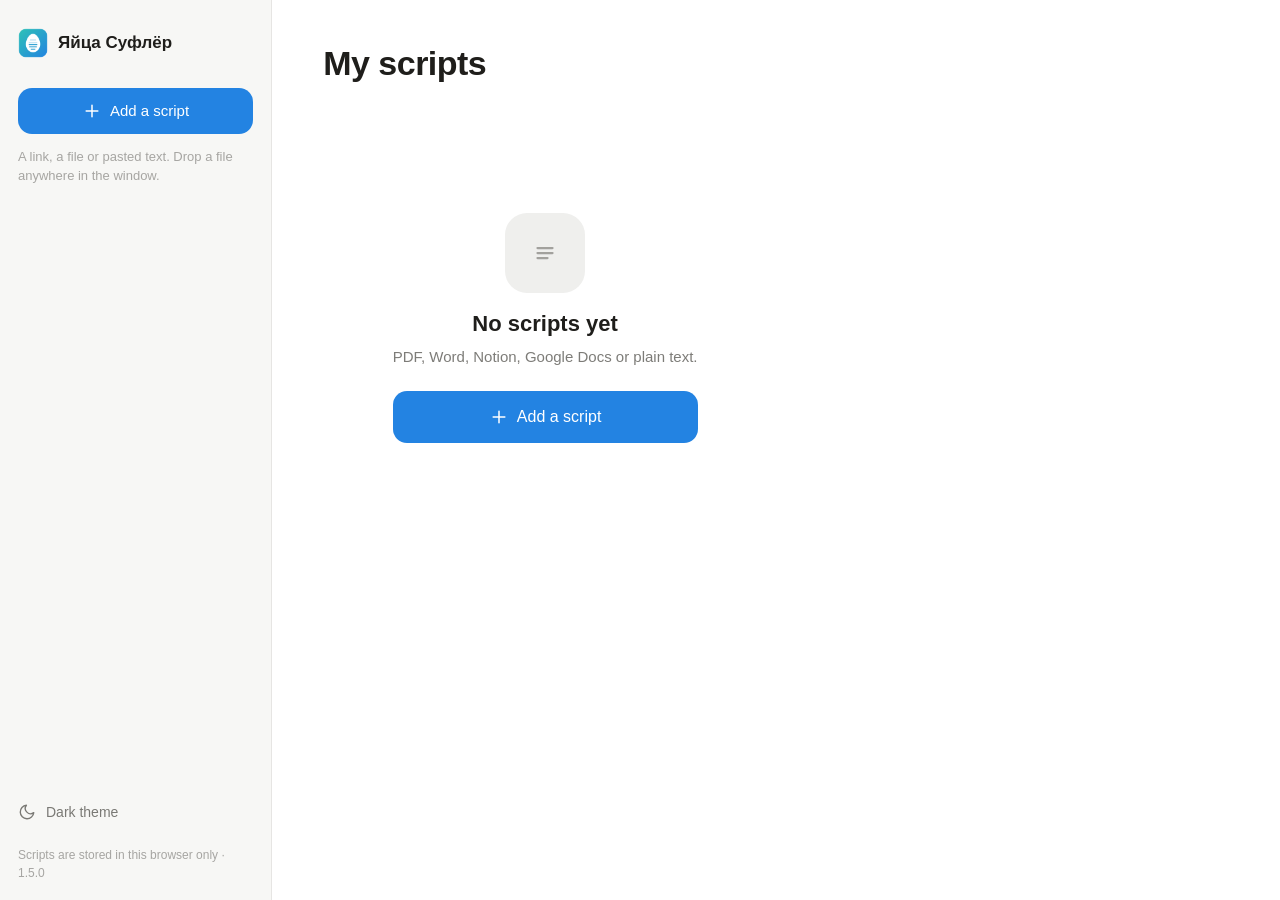
<file: prompter/index.html>
<!doctype html>
<html lang="ru">
<head>
  <meta charset="utf-8">
  <meta name="viewport" content="width=device-width, initial-scale=1, viewport-fit=cover">
  <title>Яйца Суфлёр</title>
  <meta name="description" content="Суфлёр, который слушает вас и сам листает текст">
  <script>
    // theme before first paint, so there is no flash
    try { const t = JSON.parse(localStorage.getItem('sufler.settings') || '{}').theme; if (t === 'light' || t === 'dark') document.documentElement.dataset.theme = t; } catch {}
  </script>
  <link rel="preconnect" href="https://fonts.googleapis.com">
  <link rel="preconnect" href="https://fonts.gstatic.com" crossorigin>
  <link rel="stylesheet" href="https://fonts.googleapis.com/css2?family=Golos+Text:wght@400;500;600&family=Inter:wght@400;500;600&family=PT+Serif:wght@400;700&display=swap">
  <link rel="stylesheet" href="style.css?v=1.5.0">
  <link rel="manifest" href="manifest.webmanifest">
  <meta name="theme-color" content="#191919" media="(prefers-color-scheme: dark)">
  <meta name="theme-color" content="#ffffff" media="(prefers-color-scheme: light)">
  <link rel="icon" type="image/png" href="icon-192.png">
  <link rel="apple-touch-icon" href="icon-192.png">
  <meta name="apple-mobile-web-app-capable" content="yes">
  <meta name="mobile-web-app-capable" content="yes">
</head>
<body>
  <main id="view"></main>
  <div id="toasts" aria-live="polite"></div>
  <script type="module" src="app.js?v=1.5.0"></script>
</body>
</html>
</file>
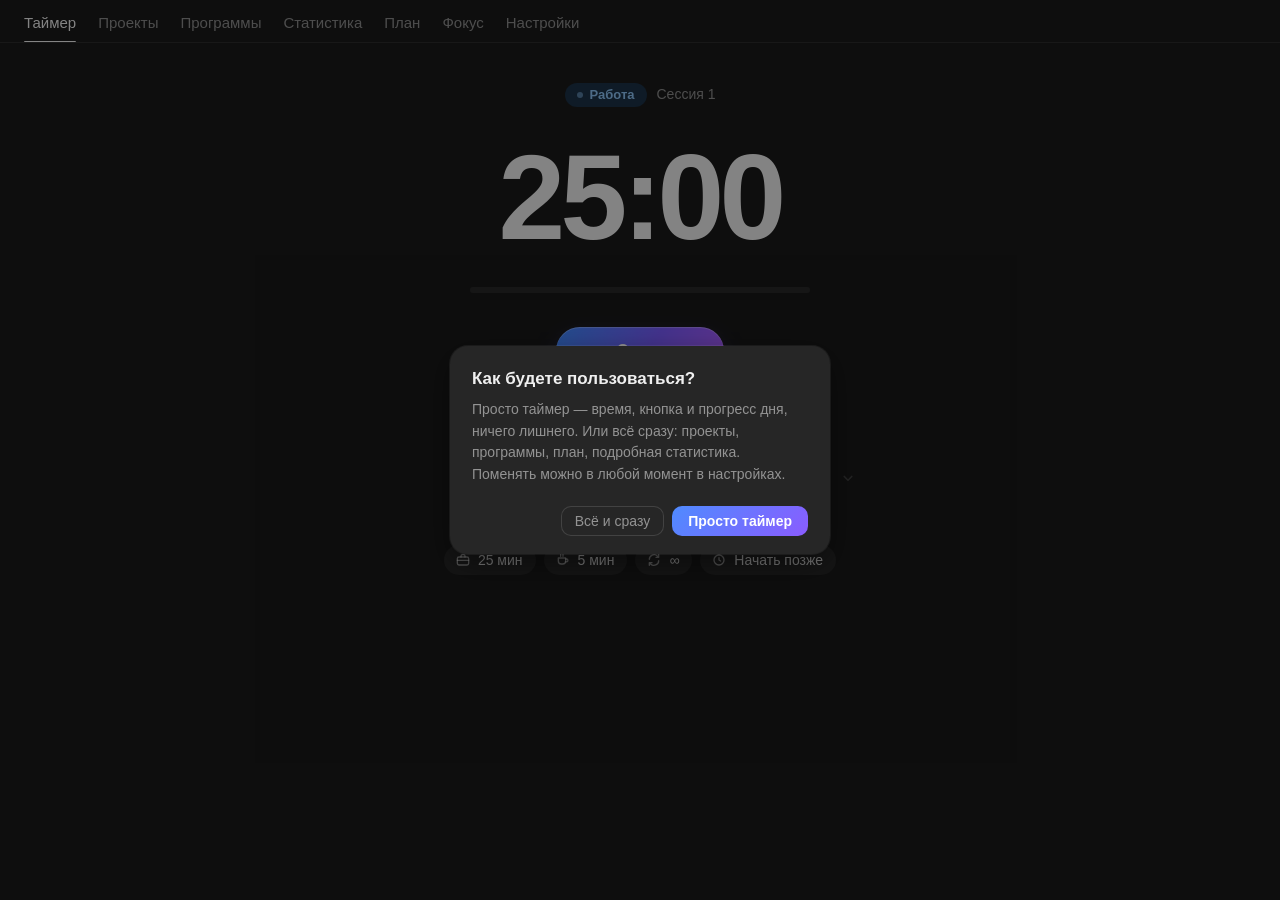
<file: timer/index.html>
<!doctype html>
<html lang="ru">
<head>
  <meta charset="utf-8">
  <meta http-equiv="Content-Security-Policy" content="default-src 'self'; style-src 'self' 'unsafe-inline'; img-src 'self' data:; connect-src 'self' https://*.googleapis.com https://*.firebasedatabase.app wss://*.firebasedatabase.app; manifest-src 'self'; worker-src 'self'">
  <meta name="viewport" content="width=device-width, initial-scale=1">
  <title>Яйцетаймер</title>
  <link rel="stylesheet" href="style.css"><link rel="manifest" href="manifest.webmanifest"><meta name="theme-color" content="#191919"><link rel="icon" type="image/png" href="icon-192.png"><link rel="apple-touch-icon" href="icon-192.png"><meta name="apple-mobile-web-app-capable" content="yes">
</head>
<body>
  <div class="splash" id="splash" data-android aria-hidden="true">
    <svg viewBox="0 0 1024 1024">
      <defs><linearGradient id="spG" x1="0" y1="0" x2="1" y2="1"><stop offset="0" stop-color="#5a8dff"/><stop offset="1" stop-color="#8b5cff"/></linearGradient></defs>
      <path class="sp-wave l" d="M-30 400Q-110 560 -30 720"/>
      <path class="sp-wave r" d="M1054 400Q1134 560 1054 720"/>
      <g class="sp-tile">
        <rect x="32" y="32" width="960" height="960" rx="228" fill="url(#spG)"/>
        <g class="sp-egg">
          <path fill="#fff" fill-rule="evenodd" d="M512 196C384 196 268 392 268 552c0 152 108 276 244 276s244-124 244-276C756 392 640 196 512 196zM512 418a148 148 0 1 1 0 296a148 148 0 1 1 0-296z"/>
          <circle class="sp-sector" cx="512" cy="566" r="57" pathLength="100"/>
        </g>
      </g>
    </svg>
  </div>
  <header class="titlebar" id="titlebar">
    <div class="tb-edge" data-hit="12"></div>
    <div class="brand">
      <span class="brand-logo" aria-hidden="true"><img src="[data-uri]" alt="" draggable="false"></span>
      <span class="brand-name" data-i18n="appName">Яйцетаймер</span>
      <span class="brand-status" id="tbStatus" hidden></span>
    </div>
    <div class="win-btns">
      <button class="win-btn" id="winMin" data-i18n-title="winMin"><svg viewBox="0 0 12 12"><path d="M2 6.5h8" stroke="currentColor" stroke-width="1.2" stroke-linecap="round"/></svg></button>
      <button class="win-btn" id="winMax" data-i18n-title="winMax"><svg class="i-max" viewBox="0 0 12 12"><rect x="2" y="2" width="8" height="8" rx="2" fill="none" stroke="currentColor" stroke-width="1.2"/></svg><svg class="i-restore" viewBox="0 0 12 12"><rect x="1.8" y="3.8" width="6.4" height="6.4" rx="1.6" fill="none" stroke="currentColor" stroke-width="1.2"/><path d="M4 2.2h4.2A1.8 1.8 0 0 1 10 4v4.2" fill="none" stroke="currentColor" stroke-width="1.2" stroke-linecap="round"/></svg></button>
      <button class="win-btn close" id="winClose" data-i18n-title="winClose"><svg viewBox="0 0 12 12"><path d="M2.6 2.6l6.8 6.8M9.4 2.6l-6.8 6.8" stroke="currentColor" stroke-width="1.2" stroke-linecap="round"/></svg></button>
    </div>
  </header>

  <nav class="tabs" role="tablist">
    <button class="tab active" data-view="timer" data-i18n-title="tabTimer"><svg class="ico" viewBox="0 0 24 24" fill="none" stroke="currentColor" stroke-width="2" stroke-linecap="round" stroke-linejoin="round" aria-hidden="true"><circle cx="12" cy="13.5" r="7.5"/><path d="M12 10v3.5l2.5 1.6M9.5 2.8h5"/></svg><span data-i18n="tabTimer"></span></button>
    <button class="tab" data-view="projects" data-i18n-title="pickProj"><svg class="ico" viewBox="0 0 24 24" fill="none" stroke="currentColor" stroke-width="2" stroke-linecap="round" stroke-linejoin="round" aria-hidden="true"><path d="M3.5 7.5a2 2 0 0 1 2-2h3.8l2 2.2h7.2a2 2 0 0 1 2 2v7.8a2 2 0 0 1-2 2h-13a2 2 0 0 1-2-2z"/></svg><span data-i18n="tabProjects"></span></button>
    <button class="tab" data-view="apps" data-i18n-title="tabApps"><svg class="ico" viewBox="0 0 24 24" fill="none" stroke="currentColor" stroke-width="2" stroke-linecap="round" stroke-linejoin="round" aria-hidden="true"><rect x="4" y="4" width="6.5" height="6.5" rx="1.8"/><rect x="13.5" y="4" width="6.5" height="6.5" rx="1.8"/><rect x="4" y="13.5" width="6.5" height="6.5" rx="1.8"/><rect x="13.5" y="13.5" width="6.5" height="6.5" rx="1.8"/></svg><span data-i18n="tabApps"></span></button>
    <button class="tab" data-view="stats" data-i18n-title="tabStats"><svg class="ico" viewBox="0 0 24 24" fill="none" stroke="currentColor" stroke-width="2" stroke-linecap="round" stroke-linejoin="round" aria-hidden="true"><path d="M5.5 19.5v-7M12 19.5V5M18.5 19.5v-10"/></svg><span data-i18n="tabStats"></span></button>
    <button class="tab" data-view="plan" data-i18n-title="tabPlan"><svg class="ico" viewBox="0 0 24 24" fill="none" stroke="currentColor" stroke-width="2" stroke-linecap="round" stroke-linejoin="round" aria-hidden="true"><rect x="3.5" y="5" width="17" height="15.5" rx="3"/><path d="M3.5 10h17M8 3v4M16 3v4M9 14.5l2 2 4-4"/></svg><span data-i18n="tabPlan"></span></button>
    <button class="tab" data-view="focus" data-i18n-title="tabFocus"><svg class="ico" viewBox="0 0 24 24" fill="none" stroke="currentColor" stroke-width="2" stroke-linecap="round" stroke-linejoin="round" aria-hidden="true"><path d="M12 3.2 5 6v5.6c0 4.3 2.9 7.9 7 9.2 4.1-1.3 7-4.9 7-9.2V6z"/></svg><span data-i18n="tabFocus"></span></button>
    <button class="tab" data-view="settings" data-i18n-title="tabSettings"><svg class="ico" viewBox="0 0 24 24" fill="none" stroke="currentColor" stroke-width="2" stroke-linecap="round" stroke-linejoin="round" aria-hidden="true"><path d="M12.22 2h-.44a2 2 0 0 0-2 2v.18a2 2 0 0 1-1 1.73l-.43.25a2 2 0 0 1-2 0l-.15-.08a2 2 0 0 0-2.73.73l-.22.38a2 2 0 0 0 .73 2.73l.15.1a2 2 0 0 1 1 1.72v.51a2 2 0 0 1-1 1.74l-.15.09a2 2 0 0 0-.73 2.73l.22.38a2 2 0 0 0 2.73.73l.15-.08a2 2 0 0 1 2 0l.43.25a2 2 0 0 1 1 1.73V20a2 2 0 0 0 2 2h.44a2 2 0 0 0 2-2v-.18a2 2 0 0 1 1-1.73l.43-.25a2 2 0 0 1 2 0l.15.08a2 2 0 0 0 2.73-.73l.22-.39a2 2 0 0 0-.73-2.73l-.15-.08a2 2 0 0 1-1-1.74v-.5a2 2 0 0 1 1-1.74l.15-.09a2 2 0 0 0 .73-2.73l-.22-.38a2 2 0 0 0-2.73-.73l-.15.08a2 2 0 0 1-2 0l-.43-.25a2 2 0 0 1-1-1.73V4a2 2 0 0 0-2-2z"/><circle cx="12" cy="12" r="3"/></svg><span data-i18n="tabSettings"></span></button>
  </nav>

  <main>
    <!-- TIMER -->
    <section class="view active" id="view-timer">
      <div class="face" id="face">
        <svg class="ring" viewBox="0 0 100 100" aria-hidden="true">
          <defs>
            <linearGradient id="ringWork" x1="0" y1="0" x2="1" y2="1"><stop offset="0" stop-color="#3d8bff"/><stop offset="1" stop-color="#8a5cff"/></linearGradient>
            <linearGradient id="ringBreak" x1="0" y1="0" x2="1" y2="1"><stop offset="0" stop-color="#2fbf8f"/><stop offset="1" stop-color="#3db7d6"/></linearGradient>
          </defs>
          <circle class="ring-track" cx="50" cy="50" r="46"/>
          <circle class="ring-fill" id="ringFill" cx="50" cy="50" r="46"/>
        </svg>
        <div class="phase-row">
          <span class="tag" id="phaseTag"></span>
          <span class="muted" id="cycleInfo"></span>
        </div>

        <div class="time" id="time">25:00</div>
        <div class="bar"><div class="bar-fill" id="barFill"></div></div>
        <div class="face-today" id="faceToday" data-android></div>
      </div>

      <div class="controls">
        <div class="c-side l">
          <button class="icon-btn" id="btnReset" data-i18n-title="stop">
            <svg viewBox="0 0 24 24"><rect x="6.5" y="6.5" width="11" height="11" rx="2.6" fill="currentColor"/></svg>
          </button>
        </div>
        <button class="primary" id="btnStart"></button>
        <div class="c-side r">
          <button class="icon-btn" id="btnSkip" data-i18n-title="skip">
            <svg viewBox="0 0 24 24"><path d="M6 5.2v13.6a.8.8 0 0 0 1.25.66l9.9-6.8a.8.8 0 0 0 0-1.32l-9.9-6.8A.8.8 0 0 0 6 5.2z" fill="currentColor"/><path d="M19 5v14" stroke="currentColor" stroke-width="2.2" stroke-linecap="round"/></svg>
          </button>
        </div>
      </div>

      <!-- simple mode: the day at a glance — today's time towards the goal, and the streak -->
      <div class="simple-day" id="simpleDay">
        <div class="sd-top"><span class="sd-done" id="sdDone"></span><span class="sd-streak" id="sdStreak"></span></div>
        <div class="sd-bar"><i id="sdFill"></i></div>
      </div>

      <div class="label-wrap" data-c="label">
        <input class="label-input" id="label" maxlength="120" data-i18n-ph="labelPh" autocomplete="off" spellcheck="false">
        <button class="label-chev" id="labelChev" type="button" tabindex="-1" data-i18n-title="pickProj"><svg viewBox="0 0 24 24" fill="none" stroke="currentColor" stroke-width="2.2" stroke-linecap="round" stroke-linejoin="round" aria-hidden="true"><path d="M7 10l5 5 5-5"/></svg></button>
        <div class="suggest" id="labelSuggest" hidden></div>
      </div>
      <div class="label-meta" id="labelMeta" data-c="meta"></div>

      <div class="dials" data-android>
        <div class="dial" data-key="work">
          <span class="dial-ico"><svg viewBox="0 0 24 24" fill="none" stroke="currentColor" stroke-width="2" stroke-linecap="round" stroke-linejoin="round" aria-hidden="true"><rect x="3.5" y="7.5" width="17" height="12" rx="2.6"/><path d="M9 7.5V6a2 2 0 0 1 2-2h2a2 2 0 0 1 2 2v1.5M3.5 12.5h17M12 11.5v2"/></svg></span>
          <div class="wheel"><div class="wheel-col"></div></div>
          <span class="dial-unit"></span>
        </div>
        <div class="dial" data-key="brk">
          <span class="dial-ico"><svg viewBox="0 0 24 24" fill="none" stroke="currentColor" stroke-width="2" stroke-linecap="round" stroke-linejoin="round" aria-hidden="true"><path d="M5 9h11v4.5A4.5 4.5 0 0 1 11.5 18h-2A4.5 4.5 0 0 1 5 13.5z"/><path d="M16 10.5h1.2a2.2 2.2 0 0 1 0 4.4H16M8.5 4v2.5M12 4v2.5"/></svg></span>
          <div class="wheel"><div class="wheel-col"></div></div>
          <span class="dial-unit"></span>
        </div>
      </div>

      <!-- PC: the session settings as a quiet row of chips; a chip opens its own small control -->
      <div class="tchips" id="tChips" data-desktop>
        <button class="tchip" data-chip="work" data-i18n-title="work"><svg viewBox="0 0 24 24" fill="none" stroke="currentColor" stroke-width="2" stroke-linecap="round" stroke-linejoin="round"><rect x="3.5" y="7.5" width="17" height="12" rx="2.5"/><path d="M9 7.5V6a2 2 0 0 1 2-2h2a2 2 0 0 1 2 2v1.5M3.5 12.5h17"/></svg><span></span></button>
        <button class="tchip" data-chip="brk" data-i18n-title="break"><svg viewBox="0 0 24 24" fill="none" stroke="currentColor" stroke-width="2" stroke-linecap="round" stroke-linejoin="round"><path d="M5 9h11v4.5A4.5 4.5 0 0 1 11.5 18h-2A4.5 4.5 0 0 1 5 13.5z"/><path d="M16 10.5h1.2a2.2 2.2 0 0 1 0 4.4H16M8.5 4v2.5M12 4v2.5"/></svg><span></span></button>
        <button class="tchip" data-chip="seriesCount" data-i18n-title="seriesCountL"><svg viewBox="0 0 24 24" fill="none" stroke="currentColor" stroke-width="2" stroke-linecap="round" stroke-linejoin="round"><path d="M5 11a7 7 0 0 1 12-4.9L19 8M19 4v4h-4M19 13a7 7 0 0 1-12 4.9L5 16M5 20v-4h4"/></svg><span></span></button>
        <button class="tchip" data-chip="when" data-i18n-title="startAt"><svg viewBox="0 0 24 24" fill="none" stroke="currentColor" stroke-width="2" stroke-linecap="round" stroke-linejoin="round"><circle cx="12" cy="12" r="7.5"/><path d="M12 8.5V12l2.4 1.5"/></svg><span></span></button>
      </div>
      <div class="props">
        <div class="prop" data-p="work">
          <div class="prop-key">
            <svg viewBox="0 0 20 20" fill="none" stroke="currentColor" stroke-width="1.5" stroke-linecap="round" stroke-linejoin="round"><rect x="3" y="6.5" width="14" height="10" rx="2.2"/><path d="M7.5 6.5V5.3a1.6 1.6 0 0 1 1.6-1.6h1.8a1.6 1.6 0 0 1 1.6 1.6v1.2M3 10.5h14"/></svg>
            <span data-i18n="work"></span>
          </div>
          <div class="stepper" data-key="work"></div>
        </div>
        <div class="prop" data-p="brk">
          <div class="prop-key">
            <svg viewBox="0 0 20 20"><path d="M4 8h9v3.5A3.5 3.5 0 0 1 9.5 15h-2A3.5 3.5 0 0 1 4 11.5z" fill="none" stroke="currentColor" stroke-width="1.5"/><path d="M13 9h1.2a1.8 1.8 0 0 1 0 3.6H13" fill="none" stroke="currentColor" stroke-width="1.5"/><path d="M7 3.5v2M10 3.5v2" stroke="currentColor" stroke-width="1.5" stroke-linecap="round"/></svg>
            <span data-i18n="break"></span>
          </div>
          <div class="stepper" data-key="brk"></div>
        </div>
        <div class="prop" data-p="series">
          <div class="prop-key">
            <svg viewBox="0 0 20 20"><path d="M4.5 9.5a5.8 5.8 0 0 1 10-4l1.6 1.6M16.1 3.6v3.5h-3.5M15.5 10.5a5.8 5.8 0 0 1-10 4l-1.6-1.6M3.9 16.4v-3.5h3.5" fill="none" stroke="currentColor" stroke-width="1.5" stroke-linecap="round" stroke-linejoin="round"/></svg>
            <span data-i18n="seriesCountL"></span>
          </div>
          <div class="stepper" data-key="seriesCount"></div>
        </div>
        <div class="prop" data-p="today">
          <div class="prop-key">
            <svg viewBox="0 0 20 20"><rect x="3.5" y="4.5" width="13" height="12" rx="2" fill="none" stroke="currentColor" stroke-width="1.5"/><path d="M3.5 8.5h13M7 3v3M13 3v3" stroke="currentColor" stroke-width="1.5" stroke-linecap="round"/></svg>
            <span data-i18n="today"></span>
          </div>
          <div class="prop-val" id="todayVal"></div>
        </div>
        <div class="prop" data-p="when">
          <div class="prop-key">
            <svg viewBox="0 0 20 20"><circle cx="10" cy="10" r="6.5" fill="none" stroke="currentColor" stroke-width="1.5"/><path d="M10 6.5V10h3" fill="none" stroke="currentColor" stroke-width="1.5" stroke-linecap="round"/></svg>
            <span data-i18n="seriesStart"></span>
          </div>
          <div class="when">
            <label class="when-chip" id="seriesWhen">
              <svg class="when-ico" viewBox="0 0 24 24" fill="none" stroke="currentColor" stroke-width="2" stroke-linecap="round"><path d="M20 11.5A8 8 0 1 0 12.5 20"/><path d="M12 7.5V12l2.5 1.5M18 15v6M15 18h6"/></svg>
              <span id="seriesWhenText"></span>
              <input type="time" id="seriesTime" class="when-input" aria-label="time">
            </label>
            <button class="when-x" id="seriesWhenX" hidden aria-label="×"><svg viewBox="0 0 24 24" fill="none" stroke="currentColor" stroke-width="2.2" stroke-linecap="round"><path d="M7 7l10 10M17 7 7 17"/></svg></button>
          </div>
        </div>
      </div>

      <div class="test-row" data-c="test"><button class="ghost small-btn" id="btnTest" data-i18n="test"></button></div>
    </section>

    <!-- PROJECTS -->
    <section class="view" id="view-projects">
      <h1 data-i18n="tabProjects" data-info="projLead"></h1>
      <form class="add-row" id="projAdd">
        <input class="text-input" id="projName" maxlength="120" data-i18n-ph="projNewPh" autocomplete="off">
        <button class="ghost add-btn" type="submit" data-i18n-title="add"><svg class="ico" viewBox="0 0 24 24" fill="none" stroke="currentColor" stroke-width="2" stroke-linecap="round" stroke-linejoin="round" aria-hidden="true"><path d="M12 5.5v13M5.5 12h13"/></svg></button>
      </form>
      <div id="projList"></div>
      <div class="arch-row"><button class="arch-link" id="btnArchive"><svg viewBox="0 0 24 24" fill="none" stroke="currentColor" stroke-width="2" stroke-linecap="round" stroke-linejoin="round" aria-hidden="true"><rect x="3.5" y="4.5" width="17" height="4.5" rx="1.5"/><path d="M5.5 9v8.5a2 2 0 0 0 2 2h9a2 2 0 0 0 2-2V9M10 13h4"/></svg><span></span></button></div>
    </section>

    <!-- APPS -->
    <section class="view" id="view-apps">
      <h1 data-i18n="tabApps" data-info="appsLead"></h1>
      <div class="apps-cap"><span class="apps-cap-l" data-i18n="appsActiveL"></span><button class="range-pick" id="appsRange"><span></span><svg viewBox="0 0 24 24" fill="none" stroke="currentColor" stroke-width="2.2" stroke-linecap="round" stroke-linejoin="round" aria-hidden="true"><path d="M7 10l5 5 5-5"/></svg></button></div>
      <div id="appList"></div>
      <button class="ghost wide add-app" id="btnAddApp" data-i18n="appsAdd"></button>
      <div class="picker" id="appPicker" hidden>
        <div class="picker-head"><h3 data-i18n="appsPickTitle"></h3><button class="ghost" id="btnPickClose" data-i18n="done"></button></div>
        <label class="search">
          <svg viewBox="0 0 20 20"><circle cx="8.8" cy="8.8" r="5.3" fill="none" stroke="currentColor" stroke-width="1.6"/><path d="M12.8 12.8l3.7 3.7" stroke="currentColor" stroke-width="1.6" stroke-linecap="round"/></svg>
          <input id="appSearch" autocomplete="off" spellcheck="false" data-i18n-ph="appsSearchPh">
        </label>
        <div class="cand-list" id="appCandidates"></div>
        <button class="ghost wide browse" id="btnBrowse" data-i18n="appsBrowse"></button>
      </div>
    </section>

    <!-- STATS -->
    <section class="view" id="view-stats">
      <h1 data-i18n="tabStats"></h1>
      <div class="goal" id="goalBlock">
        <div class="goal-head"><span data-i18n="goal"></span><span class="muted" id="goalText"></span></div>
        <div class="bar"><div class="bar-fill" id="goalFill"></div></div>
      </div>
      <div class="goal" id="goalWeekBlock">
        <div class="goal-head"><span data-i18n="goalWeekL"></span><span class="muted" id="goalWeekText"></span></div>
        <div class="bar"><div class="bar-fill" id="goalWeekFill"></div></div>
      </div>
      <div class="cards">
        <div class="card"><div class="card-label" data-i18n="today"></div><div class="card-val" id="stToday"></div></div>
        <div class="card"><div class="card-label" data-i18n="last7"></div><div class="card-val" id="stWeek"></div></div>
        <div class="card"><div class="card-label" data-i18n="last30"></div><div class="card-val" id="stMonth"></div></div>
      </div>

      <div class="hist-head">
        <h2 data-i18n="history"></h2>
        <div class="btn-row">
          <button class="ghost with-ico" id="btnAddTime" data-i18n-title="atTitle"><svg class="ico" viewBox="0 0 24 24" fill="none" stroke="currentColor" stroke-width="2" stroke-linecap="round" stroke-linejoin="round" aria-hidden="true"><path d="M20 11.5A8 8 0 1 0 12.5 20"/><path d="M12 7.5V12l2.5 1.5M18 15v6M15 18h6"/></svg><span data-i18n="atSave"></span></button>
          <button class="ghost with-ico" id="btnImport"><svg class="ico" viewBox="0 0 24 24" fill="none" stroke="currentColor" stroke-width="2" stroke-linecap="round" stroke-linejoin="round" aria-hidden="true"><path d="M12 4v10.5M7.5 10 12 14.5 16.5 10M5 19.5h14"/></svg><span data-i18n="importCsv"></span></button>
          <button class="ghost with-ico" id="btnExport"><svg class="ico" viewBox="0 0 24 24" fill="none" stroke="currentColor" stroke-width="2" stroke-linecap="round" stroke-linejoin="round" aria-hidden="true"><path d="M12 14.5V4M7.5 8.5 12 4l4.5 4.5M5 19.5h14"/></svg><span data-i18n="exportCsv"></span></button>
        </div>
      </div>
      <div id="history" class="hs-list"></div>
      <button class="ghost wide" id="btnHistAll" data-i18n="histAll"></button>

      <div class="chart-head">
        <h2 data-i18n="byDay"></h2>
        <div class="chart-tools">
          <div class="seg small" id="chartRange">
            <button data-range="7">7</button><button data-range="14">14</button><button data-range="30">30</button>
          </div>
          <div class="seg small" id="heatRange">
            <button data-range="13" data-i18n="r3m"></button><button data-range="26" data-i18n="r6m"></button><button data-range="53" data-i18n="r1y"></button>
          </div>
          <div class="seg small icons" id="chartMode">
            <button data-mode="bars" data-i18n-title="modeBars"><svg viewBox="0 0 16 16"><path d="M3 13V8M8 13V3M13 13V6" stroke="currentColor" stroke-width="2.2" stroke-linecap="round"/></svg></button>
            <button data-mode="squares" data-i18n-title="modeSquares"><svg viewBox="0 0 16 16"><rect x="2" y="2" width="5" height="5" rx="1.3" fill="currentColor"/><rect x="9" y="2" width="5" height="5" rx="1.3" fill="currentColor" opacity=".55"/><rect x="2" y="9" width="5" height="5" rx="1.3" fill="currentColor" opacity=".35"/><rect x="9" y="9" width="5" height="5" rx="1.3" fill="currentColor"/></svg></button>
          </div>
        </div>
      </div>
      <div class="chart" id="chart"></div>
      <div class="heat" id="heat" hidden></div>

    </section>

    <!-- PLAN (PC; the phone opens the same box as a panel from the timer page) -->
    <section class="view" id="view-plan">
      <h1 data-i18n="tabPlan" data-info="planLead"></h1>
    </section>

    <!-- FOCUS: a second space next to the timer, sites and apps closed while you work -->
    <section class="view" id="view-focus">
      <h1 data-i18n="tabFocus" data-info="focusLead"></h1>
      <div class="fz-hero" id="fzHero"></div>
      <div class="group-title" data-i18n="gFzWhat"></div>
      <div class="fz-sites" id="fzSites"></div>
      <div class="group-title" data-i18n="gFzWhen"></div>
      <div class="fz-when" id="fzWhen"></div>
      <div class="fz-sched" id="fzSched"></div>
      <div class="group-title" data-i18n="gFzStrict"></div>
      <div class="set">
        <span class="set-ico"><svg viewBox="0 0 24 24" fill="none" stroke="currentColor" stroke-width="2" stroke-linecap="round" stroke-linejoin="round" aria-hidden="true"><rect x="5" y="10.5" width="14" height="10" rx="2.5"/><path d="M8.5 10.5V8a3.5 3.5 0 0 1 7 0v2.5"/></svg></span><div class="set-text"><div class="set-desc" data-i18n="fzStrictDesc"></div></div>
        <div class="seg" id="fzStrict"><button data-val="free" data-i18n="fzStrict_free"></button><button data-val="wait" data-i18n="fzStrict_wait"></button><button data-val="lock" data-i18n="fzStrict_lock"></button></div>
      </div>
      <div class="group-title" data-i18n="gFzDev"></div>
      <div id="fzDevices"></div>
    </section>

    <!-- SETTINGS -->
    <section class="view" id="view-settings">
      <h1 data-i18n="tabSettings"></h1>

      <div class="group-title" data-i18n="gTimer"></div>
      <div class="set">
        <span class="set-ico"><svg viewBox="0 0 24 24" fill="none" stroke="currentColor" stroke-width="2" stroke-linecap="round" stroke-linejoin="round" aria-hidden="true"><rect x="3.5" y="7.5" width="17" height="12" rx="2.6"/><path d="M9 7.5V6a2 2 0 0 1 2-2h2a2 2 0 0 1 2 2v1.5M3.5 12.5h17M12 11.5v2"/></svg></span><div class="set-text"><div class="set-name" data-i18n="workLen"></div><div class="set-desc" data-i18n="stepDesc"></div></div>
        <div class="stepper" data-key="work"></div>
      </div>
      <div class="set">
        <span class="set-ico"><svg viewBox="0 0 24 24" fill="none" stroke="currentColor" stroke-width="2" stroke-linecap="round" stroke-linejoin="round" aria-hidden="true"><path d="M5 9h11v4.5A4.5 4.5 0 0 1 11.5 18h-2A4.5 4.5 0 0 1 5 13.5z"/><path d="M16 10.5h1.2a2.2 2.2 0 0 1 0 4.4H16M8.5 4v2.5M12 4v2.5"/></svg></span><div class="set-text"><div class="set-name" data-i18n="breakLen"></div><div class="set-desc" data-i18n="stepDesc"></div></div>
        <div class="stepper" data-key="brk"></div>
      </div>
      <div class="set">
        <span class="set-ico"><svg viewBox="0 0 24 24" fill="none" stroke="currentColor" stroke-width="2" stroke-linecap="round" stroke-linejoin="round" aria-hidden="true"><path d="M4 9h12v4.5A5 5 0 0 1 11 18.5H9A5 5 0 0 1 4 13.5z"/><path d="M16 10.5h1.5a2.3 2.3 0 0 1 0 4.6H16M7.5 3.5v3M10.5 3.5v3M13.5 3.5v3"/></svg></span><div class="set-text"><div class="set-name" data-i18n="longBreakL"></div><div class="set-desc" data-i18n="longBreakDesc"></div></div>
        <button class="toggle" data-key="longOn"></button>
      </div>
      <div class="set set-sub" data-long>
        <div class="set-text"><div class="set-name" data-i18n="longLenL"></div></div>
        <div class="stepper" data-key="longBrk"></div>
      </div>
      <div class="set set-sub" data-long>
        <div class="set-text"><div class="set-name" data-i18n="longEveryL"></div></div>
        <div class="stepper" data-key="longEvery"></div>
      </div>
      <div class="set">
        <span class="set-ico"><svg viewBox="0 0 24 24" fill="none" stroke="currentColor" stroke-width="2" stroke-linecap="round" stroke-linejoin="round" aria-hidden="true"><circle cx="12" cy="12" r="8"/><circle cx="12" cy="12" r="4"/><circle cx="12" cy="12" r=".9" fill="currentColor"/></svg></span><div class="set-text"><div class="set-name" data-i18n="goalSet"></div><div class="set-desc" data-i18n="goalDesc"></div></div>
        <div class="stepper" data-key="goal"></div>
      </div>
      <div class="set">
        <span class="set-ico"><svg viewBox="0 0 24 24" fill="none" stroke="currentColor" stroke-width="2" stroke-linecap="round" stroke-linejoin="round" aria-hidden="true"><rect x="3.5" y="5" width="17" height="15.5" rx="3"/><path d="M3.5 10h17M8 3v4M16 3v4"/></svg></span><div class="set-text"><div class="set-name" data-i18n="goalWeek"></div><div class="set-desc" data-i18n="goalWeekDesc"></div></div>
        <div class="stepper" data-key="goalWeek"></div>
      </div>

      <div class="group-title" data-i18n="gNotify"></div>
      <div class="set">
        <span class="set-ico"><svg viewBox="0 0 24 24" fill="none" stroke="currentColor" stroke-width="2" stroke-linecap="round" stroke-linejoin="round" aria-hidden="true"><path d="M6 16.5V11a6 6 0 0 1 12 0v5.5l1.5 2h-15z"/><path d="M10 20.5a2 2 0 0 0 4 0"/></svg></span><div class="set-text"><div class="set-name" data-i18n="popup"></div><div class="set-desc" data-i18n="popupDesc"></div></div>
        <button class="toggle" data-key="popup"></button>
      </div>
      <div class="set">
        <span class="set-ico"><svg viewBox="0 0 24 24" fill="none" stroke="currentColor" stroke-width="2" stroke-linecap="round" stroke-linejoin="round" aria-hidden="true"><path d="M8 5.5v13l10-6.5z"/></svg></span><div class="set-text"><div class="set-name" data-i18n="trayTest"></div></div>
        <button class="ghost" id="btnTest2" data-i18n="test"></button>
      </div>
      <div class="set">
        <span class="set-ico"><svg viewBox="0 0 24 24" fill="none" stroke="currentColor" stroke-width="2" stroke-linecap="round" stroke-linejoin="round" aria-hidden="true"><path d="M4.5 9.5h3l4.5-4v13l-4.5-4h-3z"/><path d="M16 9a4.5 4.5 0 0 1 0 6M18.5 6.5a8 8 0 0 1 0 11"/></svg></span><div class="set-text"><div class="set-name" data-i18n="sound"></div></div>
        <button class="toggle" data-key="sound"></button>
      </div>
      <div class="set" data-desktop id="appOfferRow">
        <span class="set-ico"><svg viewBox="0 0 24 24" fill="none" stroke="currentColor" stroke-width="2" stroke-linecap="round" stroke-linejoin="round" aria-hidden="true"><rect x="3.5" y="4.5" width="17" height="12" rx="2.5"/><path d="M9 20h6M12 16.5V20"/><path d="M10.5 8.5v4l3.5-2z"/></svg></span><div class="set-text"><div class="set-name" data-i18n="offerSet"></div><div class="set-desc" data-i18n="offerSetDesc"></div></div>
        <button class="toggle" data-key="appOffer"></button>
      </div>
      <details id="offerPrograms" data-desktop>
        <summary data-i18n="offerPrograms"></summary>
        <div id="offerProgramList"></div>
      </details>
      <div class="set" data-android>
        <span class="set-ico"><svg viewBox="0 0 24 24" fill="none" stroke="currentColor" stroke-width="2" stroke-linecap="round" stroke-linejoin="round" aria-hidden="true"><path d="M9 17.5V6.2l10-2.2v11.3"/><circle cx="6.6" cy="17.5" r="2.4"/><circle cx="16.6" cy="15.3" r="2.4"/></svg></span><div class="set-text"><div class="set-name" data-i18n="alertSound"></div><div class="set-desc" id="soundName"></div></div>
        <button class="ghost with-ico" id="btnSound"><svg class="ico" viewBox="0 0 24 24" fill="none" stroke="currentColor" stroke-width="2" stroke-linecap="round" stroke-linejoin="round" aria-hidden="true"><path d="M9 17.5V6.2l10-2.2v11.3"/><circle cx="6.6" cy="17.5" r="2.4"/><circle cx="16.6" cy="15.3" r="2.4"/></svg><span data-i18n="choose"></span></button>
      </div>

      <div class="group-title" data-i18n="gLook"></div>
      <div class="set">
        <span class="set-ico"><svg viewBox="0 0 24 24" fill="none" stroke="currentColor" stroke-width="2" stroke-linecap="round" stroke-linejoin="round" aria-hidden="true"><circle cx="12" cy="13" r="7.5"/><path d="M12 9.5V13l2.4 1.5M9.5 3h5"/></svg></span><div class="set-text"><div class="set-name" data-i18n="simpleL"></div><div class="set-desc" data-i18n="simpleDesc"></div></div>
        <button class="toggle" data-key="simple"></button>
      </div>
      <div class="set">
        <span class="set-ico"><svg viewBox="0 0 24 24" fill="none" stroke="currentColor" stroke-width="2" stroke-linecap="round" stroke-linejoin="round" aria-hidden="true"><circle cx="12" cy="12" r="8.5"/><path d="M3.5 12h17M12 3.5c2.5 2.6 3.5 5.4 3.5 8.5s-1 5.9-3.5 8.5c-2.5-2.6-3.5-5.4-3.5-8.5s1-5.9 3.5-8.5z"/></svg></span><div class="set-text"><div class="set-name" data-i18n="language"></div></div>
        <div class="seg" data-key="lang">
          <button data-val="ru"><span class="full">Русский</span><span class="short">RU</span></button><button data-val="en"><span class="full">English</span><span class="short">EN</span></button>
        </div>
      </div>
      <div class="set">
        <span class="set-ico"><svg viewBox="0 0 24 24" fill="none" stroke="currentColor" stroke-width="2" stroke-linecap="round" stroke-linejoin="round" aria-hidden="true"><circle cx="12" cy="12" r="8"/><path d="M12 4a8 8 0 0 1 0 16z" fill="currentColor"/></svg></span><div class="set-text"><div class="set-name" data-i18n="theme"></div></div>
        <div class="seg" data-key="theme">
          <button data-val="dark" data-i18n-title="dark"><svg class="ico" viewBox="0 0 24 24" fill="none" stroke="currentColor" stroke-width="2" stroke-linecap="round" stroke-linejoin="round" aria-hidden="true"><path d="M19.5 14.6A7.8 7.8 0 0 1 9.4 4.5a7.8 7.8 0 1 0 10.1 10.1z"/></svg></button><button data-val="light" data-i18n-title="light"><svg class="ico" viewBox="0 0 24 24" fill="none" stroke="currentColor" stroke-width="2" stroke-linecap="round" stroke-linejoin="round" aria-hidden="true"><circle cx="12" cy="12" r="3.8"/><path d="M12 3v1.8M12 19.2V21M3 12h1.8M19.2 12H21M5.6 5.6l1.3 1.3M17.1 17.1l1.3 1.3M5.6 18.4l1.3-1.3M17.1 6.9l1.3-1.3"/></svg></button>
        </div>
      </div>
      <div class="group-title" data-i18n="gSystem" data-desktop></div>
      <div class="set" data-desktop>
        <div class="set-text"><div class="set-name" data-i18n="launchAtStart"></div><div class="set-desc" data-i18n="launchAtStartDesc"></div></div>
        <button class="toggle" id="autostartToggle"></button>
      </div>
      <div class="set" data-desktop>
        <div class="set-text"><div class="set-name" data-i18n="closeToTray"></div><div class="set-desc" data-i18n="closeToTrayDesc"></div></div>
        <button class="toggle" data-key="closeToTray"></button>
      </div>
      <div class="set" data-desktop>
        <div class="set-text"><div class="set-name" data-i18n="onTop"></div></div>
        <button class="toggle" data-key="alwaysOnTop"></button>
      </div>

      <div class="group-title" id="syncTitle"></div>
      <div id="syncBox"></div>

      <div class="group-title" data-i18n="gData"></div>
      <div class="set">
        <div class="set-text"><div class="set-name" data-i18n="dataName"></div><div class="set-desc" data-i18n="dataDesc"></div></div>
        <div class="btn-row">
          <button class="ghost with-ico" id="btnImport2"><svg class="ico" viewBox="0 0 24 24" fill="none" stroke="currentColor" stroke-width="2" stroke-linecap="round" stroke-linejoin="round" aria-hidden="true"><path d="M12 4v10.5M7.5 10 12 14.5 16.5 10M5 19.5h14"/></svg><span data-i18n="importCsv"></span></button>
          <button class="ghost with-ico" id="btnExport2"><svg class="ico" viewBox="0 0 24 24" fill="none" stroke="currentColor" stroke-width="2" stroke-linecap="round" stroke-linejoin="round" aria-hidden="true"><path d="M12 14.5V4M7.5 8.5 12 4l4.5 4.5M5 19.5h14"/></svg><span data-i18n="exportCsv"></span></button>
          <button class="ghost" id="btnFolder" data-i18n="openFolder" data-desktop></button>
        </div>
      </div>
    </section>
  </main>

  <input type="file" id="csvFile" accept=".csv,text/csv" hidden>
  <div class="popover cal" id="cal" hidden></div>
  <div class="popover tp" id="tp" hidden></div>
  <div class="popover menu" id="menu" hidden></div>
  <div class="popover chip-pop" id="chipPop" hidden></div>
  <div class="modal" id="modal" hidden>
    <div class="modal-card">
      <h3 id="modalTitle"></h3>
      <p id="modalText"></p>
      <div class="modal-btns"><button class="ghost" id="modalCancel"></button><button class="danger-btn" id="modalOk"></button></div>
    </div>
  </div>
  <div class="modal" id="addTime" hidden>
    <form class="modal-card at-card" id="atForm" autocomplete="off">
      <h3 data-i18n="atTitle"></h3>
      <input class="text-input" id="atProject" maxlength="120" data-i18n-ph="atProjectPh">
      <div class="at-chips" id="atChips"></div>
      <div class="at-row">
        <span class="at-l" data-i18n="atHow"></span>
        <div class="stepper at-step"><button type="button" data-step="h" data-d="-1">−</button><span class="val" id="atH"></span><button type="button" data-step="h" data-d="1">+</button></div>
        <div class="stepper at-step"><button type="button" data-step="m" data-d="-1">−</button><span class="val" id="atM"></span><button type="button" data-step="m" data-d="1">+</button></div>
      </div>
      <div class="at-quick" id="atQuick">
        <button type="button" data-min="15">15 ′</button><button type="button" data-min="30">30 ′</button><button type="button" data-min="60">1 h</button><button type="button" data-min="120">2 h</button><button type="button" data-min="240">4 h</button>
      </div>
      <div class="at-row">
        <span class="at-l" data-i18n="atWhen"></span>
        <button type="button" class="when-chip" id="atDay"><svg class="when-ico" viewBox="0 0 24 24" fill="none" stroke="currentColor" stroke-width="2" stroke-linecap="round"><rect x="4" y="5" width="16" height="15" rx="3"/><path d="M4 10h16M8.5 3v4M15.5 3v4"/></svg><span></span></button>
      </div>
      <div class="modal-btns"><button type="button" class="ghost" id="atCancel" data-i18n="cancel"></button><button type="submit" class="danger-btn safe" id="atSave" data-i18n="atSave"></button></div>
    </form>
  </div>
  <div class="modal" id="histAll" hidden>
    <div class="modal-card hist-card">
      <div class="ad-head"><h3 data-i18n="history"></h3><button class="when-x" id="histClose" aria-label="×"><svg viewBox="0 0 24 24" fill="none" stroke="currentColor" stroke-width="2.2" stroke-linecap="round"><path d="M7 7l10 10M17 7 7 17"/></svg></button></div>
      <div class="hist-scroll"><div id="historyFull"></div><button class="ghost wide" id="btnMore" data-i18n="showMore"></button></div>
    </div>
  </div>
  <div class="modal" id="archive" hidden>
    <div class="modal-card hist-card">
      <div class="ad-head"><h3 data-i18n="archive"></h3><button class="when-x" id="archClose" aria-label="×"><svg viewBox="0 0 24 24" fill="none" stroke="currentColor" stroke-width="2.2" stroke-linecap="round"><path d="M7 7l10 10M17 7 7 17"/></svg></button></div>
      <div class="hist-scroll" id="archList"></div>
    </div>
  </div>
  <div class="modal" id="taskAsk" hidden>
    <form class="modal-card at-card ta-card" id="taForm" autocomplete="off">
      <h3 id="taTitle"></h3>
      <p class="ta-sub" id="taSub"></p>
      <div class="ta-chips" id="taChips"></div>
      <input class="text-input" id="taInput" maxlength="120" data-i18n-ph="taNewPh">
      <div class="modal-btns"><button type="button" class="ghost" id="taLater"></button><button type="submit" class="danger-btn safe" id="taOk" data-i18n="done"></button></div>
    </form>
  </div>
  <div class="modal" id="seriesCard" hidden>
    <div class="modal-card sc-card">
      <div class="ad-head"><span class="sc-ico"><svg viewBox="0 0 24 24" fill="none" stroke="currentColor" stroke-width="2" stroke-linecap="round" stroke-linejoin="round"><path d="M5 11a7 7 0 0 1 12-4.9L19 8M19 4v4h-4M19 13a7 7 0 0 1-12 4.9L5 16M5 20v-4h4"/></svg></span><div class="sc-titles"><h3 id="scName"></h3><div class="sc-sub" id="scSub"></div></div><button class="when-x" id="scClose" aria-label="×"><svg viewBox="0 0 24 24" fill="none" stroke="currentColor" stroke-width="2.2" stroke-linecap="round"><path d="M7 7l10 10M17 7 7 17"/></svg></button></div>
      <div class="ad-main"><b id="scTotal"></b><span id="scCount"></span></div>
      <button class="sc-task" id="scTask"></button>
      <div class="sc-list" id="scList"></div>
    </div>
  </div>
  <div class="modal" id="planPanel" hidden>
    <div class="modal-card plan-card">
      <div class="ad-head"><h3 data-i18n="tabPlan" data-info="planLead"></h3><button class="when-x" id="planClose" aria-label="×"><svg viewBox="0 0 24 24" fill="none" stroke="currentColor" stroke-width="2.2" stroke-linecap="round"><path d="M7 7l10 10M17 7 7 17"/></svg></button></div>
      <div class="plan-box" id="planBox">
        <div class="plan-next" id="planNext"></div>
        <div class="plan-scroll"><div id="planList"></div></div>
        <button class="danger-btn safe plan-add" id="btnPlanAdd" data-i18n="planAdd"></button>
      </div>
    </div>
  </div>
  <div class="modal" id="planEdit" hidden>
    <form class="modal-card at-card pe-card" id="peForm" autocomplete="off">
      <h3 id="peTitle"></h3>
      <!-- the run at a glance, like a plan card: start (tap to change) —— end -->
      <div class="pe-hero"><button type="button" class="pe-time" id="peTime"></button><i class="plan-line"></i><span class="pe-end" id="peEnd"></span></div>
      <div class="at-row"><span class="at-l" data-i18n="peRepeatL"></span>
        <div class="seg small" id="peRepeat"><button type="button" data-v="once" data-i18n="peOnce"></button><button type="button" data-v="daily" data-i18n="everyDay"></button><button type="button" data-v="days" data-i18n="peWeekly"></button></div></div>
      <div class="pe-days" id="peDaysRow"><div id="peDays"></div></div>
      <div class="at-row" id="peDateRow"><span class="at-l" data-i18n="atWhen"></span><button type="button" class="when-chip" id="peDate"><svg class="when-ico" viewBox="0 0 24 24" fill="none" stroke="currentColor" stroke-width="2" stroke-linecap="round"><rect x="4" y="5" width="16" height="15" rx="3"/><path d="M4 10h16M8.5 3v4M15.5 3v4"/></svg><span></span></button></div>
      <div class="at-row"><span class="at-l" data-i18n="seriesCountL"></span><div class="stepper at-step"><button type="button" data-step="count" data-d="-1">−</button><span class="val" id="peCount"></span><button type="button" data-step="count" data-d="1">+</button></div></div>
      <div class="at-row"><span class="at-l" data-i18n="work"></span><div class="stepper at-step"><button type="button" data-step="work" data-d="-1">−</button><span class="val" id="peWork"></span><button type="button" data-step="work" data-d="1">+</button></div></div>
      <div class="at-row" id="peBrkRow"><span class="at-l" data-i18n="break"></span><div class="stepper at-step"><button type="button" data-step="brk" data-d="-1">−</button><span class="val" id="peBrk"></span><button type="button" data-step="brk" data-d="1">+</button></div></div>
      <input class="text-input" id="peProject" maxlength="120" data-i18n-ph="pePh">
      <div class="at-chips" id="peChips"></div>
      <div class="modal-btns"><button type="button" class="pe-del" id="peDelete" data-i18n="delete"></button><button type="button" class="ghost" id="peCancel" data-i18n="cancel"></button><button type="submit" class="danger-btn safe" id="peSave" data-i18n="planSave"></button></div>
    </form>
  </div>
  <div class="modal" id="appDetail" hidden>
    <div class="modal-card ad-card">
      <div class="ad-head"><span id="adIco"></span><h3 id="adName"></h3><button class="when-x" id="adClose" aria-label="×"><svg viewBox="0 0 24 24" fill="none" stroke="currentColor" stroke-width="2.2" stroke-linecap="round"><path d="M7 7l10 10M17 7 7 17"/></svg></button></div>
      <div class="seg" id="adRange"><button data-r="1" data-i18n="adToday"></button><button data-r="7" data-i18n="ad7"></button><button data-r="30" data-i18n="ad30"></button><button data-r="90" data-i18n="ad90"></button><button data-r="0" data-i18n="adAll"></button></div>
      <div class="ad-main"><b id="adActive"></b><span data-i18n="adActiveL"></span></div>
      <div id="adChart" hidden></div>
      <div class="activity-day-header" id="adDayHeader" hidden>
        <button type="button" class="ghost" id="adDayBack">‹ <span data-i18n="activityDays"></span></button>
        <strong id="adDayLabel"></strong>
      </div>
      <div class="activity-day" id="adDayChart"></div>
      <button class="ad-untrack" id="adUntrack" data-desktop data-i18n="stopTrack"></button>
    </div>
  </div>
  <div class="sheet-wrap" id="timeSheet" hidden>
    <div class="sheet ts">
      <h3 data-i18n="seriesStart"></h3>
      <div class="ts-cols">
        <div class="ts-band"></div>
        <div class="ts-col" id="tsH"></div>
        <span class="ts-sep">:</span>
        <div class="ts-col" id="tsM"></div>
      </div>
      <button class="ts-extra" id="tsExtra" hidden></button>
      <div class="ts-btns"><button class="ghost" id="tsNow" data-i18n="seriesNow"></button><button class="danger-btn safe" id="tsOk" data-i18n="done"></button></div>
    </div>
  </div>
  <div class="sheet-wrap" id="sheet" hidden>
    <div class="sheet"><h3 id="sheetTitle"></h3><div id="sheetItems"></div><button class="sheet-cancel" id="sheetCancel" data-i18n="cancel"></button></div>
  </div>
  <div class="banner" id="syncBanner" hidden>
    <span class="banner-ico"><svg viewBox="0 0 24 24" fill="none" stroke="currentColor" stroke-width="2" stroke-linecap="round" stroke-linejoin="round"><path d="M7 18.5h9.5a4 4 0 0 0 .6-7.95A5.5 5.5 0 0 0 6.3 9.6 4.5 4.5 0 0 0 7 18.5z"/><path d="M4 4l16 16"/></svg></span>
    <span class="banner-text" id="syncBannerText"></span>
    <button class="banner-go" id="syncBannerGo"></button>
    <button class="banner-x" id="syncBannerX" aria-label="×"><svg viewBox="0 0 24 24" fill="none" stroke="currentColor" stroke-width="2.2" stroke-linecap="round"><path d="M7 7l10 10M17 7 7 17"/></svg></button>
  </div>
  <div class="toast" id="toast"><span></span><button hidden></button></div>
  <div class="update" id="update" hidden><span></span><button></button></div>

  <script src="webapi.js"></script><script src="sync.js"></script>
  <script src="app.js"></script>
</body>
</html>
</file>
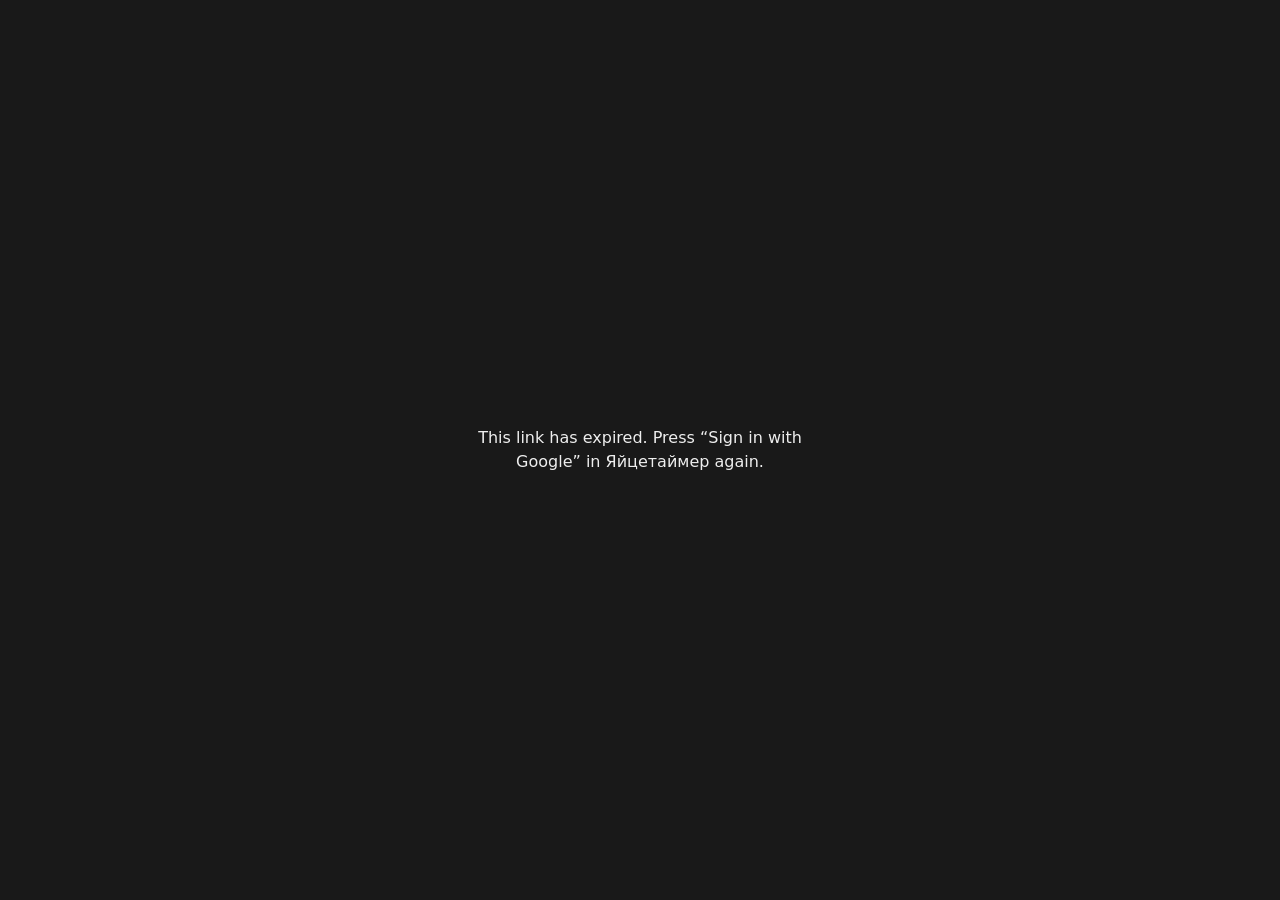
<file: timer/auth.html>
<!doctype html>
<html lang="ru">
<head>
<meta charset="utf-8">
<meta name="viewport" content="width=device-width, initial-scale=1">
<title>Яйцетаймер</title>
<style>
  body { margin: 0; height: 100vh; display: grid; place-items: center; background: #191919; color: #eee; font: 16px system-ui, -apple-system, sans-serif; }
  p { max-width: 360px; text-align: center; line-height: 1.5; padding: 0 20px; }
</style>
</head>
<body>
<p id="m">…</p>
<script>
// The Яйца Cloud site signed in with Google and sent the session here in the #fragment (it never
// leaves the browser). It goes to the Яйцетаймер tab that asked for it, then this tab closes.
(() => {
  const q = new URLSearchParams(location.hash.slice(1));
  history.replaceState(null, '', location.pathname);
  const state = q.get('state') || '', rt = q.get('rt') || '';
  const ok = /^[0-9a-f]{16,64}$/.test(state) && rt;
  const ru = (navigator.language || '').startsWith('ru');
  if (ok) {
    const v = { state, rt };
    try { new BroadcastChannel('yaytsa-auth').postMessage(v); } catch (e) {}
    try { localStorage.setItem('yaytsa-auth', JSON.stringify(v)); setTimeout(() => localStorage.removeItem('yaytsa-auth'), 5000); } catch (e) {}
  }
  document.getElementById('m').textContent = ok
    ? (ru ? 'Готово. Яйцетаймер подключён, эту вкладку можно закрыть.' : 'Done. Яйцетаймер is connected, you can close this tab.')
    : (ru ? 'Ссылка устарела. Нажмите «Войти через Google» в Яйцетаймере ещё раз.' : 'This link has expired. Press “Sign in with Google” in Яйцетаймер again.');
  if (ok) setTimeout(() => window.close(), 1200);
})();
</script>
</body>
</html>
</file>
<file: prompter/style.css>
/* Яйца Суфлёр — Notion-like and minimal. Phone first (one hand, the thumb low on the right),
   a roomier layout on a computer. Above all, made for reading. */
:root {
  --font: ui-sans-serif, -apple-system, BlinkMacSystemFont, "Segoe UI Variable Text", "Segoe UI", Helvetica, Arial, sans-serif;
  --bg: #ffffff;
  --bg-2: #f7f7f5;
  --bg-3: #efefed;
  --hover: rgba(55, 53, 47, 0.06);
  --active: rgba(55, 53, 47, 0.1);
  --border: rgba(55, 53, 47, 0.09);
  --border-strong: rgba(55, 53, 47, 0.16);
  --text: #37352f;
  --text-strong: #1f1e1b;
  --text-2: rgba(55, 53, 47, 0.65);
  --text-3: rgba(55, 53, 47, 0.42);
  --accent: #2383e2;
  --accent-hover: #0077d4;
  --accent-soft: rgba(35, 131, 226, 0.12);
  --green: #0f7b6c;
  --warn: #d9730d;
  --danger: #e03e3e;
  --shadow: 0 0 0 1px rgba(15, 15, 15, 0.05), 0 3px 6px rgba(15, 15, 15, 0.08), 0 9px 24px rgba(15, 15, 15, 0.16);
  --p-text: #1f1e1b;
  --p-ahead: rgba(55, 53, 47, 0.55);
  --p-read: rgba(55, 53, 47, 0.26);
  --p-note: #9b6b17;
  --ease: cubic-bezier(0.2, 0.8, 0.2, 1);
  --tap: 52px;
  color-scheme: light;
}
@media (prefers-color-scheme: dark) {
  :root:not([data-theme="light"]) {
    --bg: #191919; --bg-2: #202020; --bg-3: #2a2a2a;
    --hover: rgba(255, 255, 255, 0.055); --active: rgba(255, 255, 255, 0.09);
    --border: rgba(255, 255, 255, 0.08); --border-strong: rgba(255, 255, 255, 0.14);
    --text: rgba(255, 255, 255, 0.81); --text-strong: rgba(255, 255, 255, 0.94);
    --text-2: rgba(255, 255, 255, 0.52); --text-3: rgba(255, 255, 255, 0.32);
    --accent-soft: rgba(35, 131, 226, 0.2); --green: #4dab9a;
    --shadow: 0 0 0 1px rgba(255, 255, 255, 0.07), 0 3px 6px rgba(0, 0, 0, 0.3), 0 9px 24px rgba(0, 0, 0, 0.45);
    --p-text: #ededeb; --p-ahead: rgba(255, 255, 255, 0.5); --p-read: rgba(255, 255, 255, 0.22); --p-note: #d9a74a;
    color-scheme: dark;
  }
}
:root[data-theme="dark"] {
  --bg: #191919; --bg-2: #202020; --bg-3: #2a2a2a;
  --hover: rgba(255, 255, 255, 0.055); --active: rgba(255, 255, 255, 0.09);
  --border: rgba(255, 255, 255, 0.08); --border-strong: rgba(255, 255, 255, 0.14);
  --text: rgba(255, 255, 255, 0.81); --text-strong: rgba(255, 255, 255, 0.94);
  --text-2: rgba(255, 255, 255, 0.52); --text-3: rgba(255, 255, 255, 0.32);
  --accent-soft: rgba(35, 131, 226, 0.2); --green: #4dab9a;
  --shadow: 0 0 0 1px rgba(255, 255, 255, 0.07), 0 3px 6px rgba(0, 0, 0, 0.3), 0 9px 24px rgba(0, 0, 0, 0.45);
  --p-text: #ededeb; --p-ahead: rgba(255, 255, 255, 0.5); --p-read: rgba(255, 255, 255, 0.22); --p-note: #d9a74a;
  color-scheme: dark;
}

* { box-sizing: border-box; }
html, body { margin: 0; height: 100%; }
body {
  background: var(--bg);
  color: var(--text);
  font: 16px/1.5 var(--font);
  -webkit-font-smoothing: antialiased;
  -webkit-tap-highlight-color: transparent;
  -webkit-text-size-adjust: 100%;
  transition: background-color 0.2s, color 0.2s;
}
button, input, textarea, select { font: inherit; color: inherit; }
button { cursor: pointer; }
button:disabled { opacity: 0.4; cursor: default; }
a { color: inherit; text-decoration: none; }
[hidden] { display: none !important; }
.ic { width: 22px; height: 22px; flex: none; }

#view.enter { animation: enter 0.24s var(--ease); }
@keyframes enter { from { opacity: 0; transform: translateY(6px); } }

/* buttons */
.btn {
  display: inline-flex; align-items: center; justify-content: center; gap: 8px;
  height: 44px; padding: 0 16px; border-radius: 12px; border: 0; background: var(--bg-3);
  font-weight: 500; font-size: 15px; color: var(--text-strong); white-space: nowrap;
  transition: background-color 0.12s, transform 0.1s var(--ease), opacity 0.15s;
}
.btn:active:not(:disabled) { transform: scale(0.97); background: var(--active); }
.btn.primary { background: var(--accent); color: #fff; }
.btn.primary:active:not(:disabled) { background: var(--accent-hover); }
.btn.big { height: var(--tap); width: 100%; font-size: 16px; border-radius: 14px; }
.btn .ic { width: 20px; height: 20px; }
.icon-btn {
  display: inline-grid; place-items: center; width: 44px; height: 44px; border-radius: 12px; flex: none;
  border: 0; background: transparent; color: var(--text-2); transition: background-color 0.12s, color 0.12s, transform 0.1s;
}
.icon-btn:active { background: var(--active); transform: scale(0.94); }
@media (hover: hover) {
  .btn:hover:not(:disabled) { filter: brightness(0.96); }
  .icon-btn:hover, .ctl:hover { background: var(--hover); color: var(--text); }
  .ctl.round:hover { background: var(--active); }
  .row:hover, .action:hover, .takes button:hover, .ol:hover { background: var(--hover); }
}

/* ---------- home ---------- */
.home { max-width: 640px; margin: 0 auto; min-height: 100dvh; padding: max(8px, env(safe-area-inset-top)) 16px calc(110px + env(safe-area-inset-bottom)); }
.home-top { display: flex; align-items: center; justify-content: space-between; height: 52px; }
.brand { display: grid; place-items: center; width: 44px; height: 44px; margin-left: -6px; border-radius: 12px; }
.brand img { width: 28px; height: 28px; border-radius: 8px; }
.large { font-size: 32px; line-height: 1.15; font-weight: 700; color: var(--text-strong); margin: 18px 0 14px; letter-spacing: -0.015em; }
.row { position: relative; display: flex; align-items: center; gap: 4px; border-radius: 14px; margin: 0 -8px; transition: background-color 0.12s; }
.row:active { background: var(--hover); }
.row-main { flex: 1; min-width: 0; display: flex; flex-direction: column; gap: 2px; padding: 14px 8px 14px 12px; }
.row-main b { font-weight: 600; font-size: 17px; color: var(--text-strong); overflow: hidden; text-overflow: ellipsis; white-space: nowrap; }
.row-main small { color: var(--text-3); font-size: 14px; }
.row-bar { display: block; height: 3px; margin-top: 8px; border-radius: 2px; background: var(--border); overflow: hidden; }
.row-bar i { display: block; height: 100%; background: var(--accent); border-radius: 2px; }
.row-more { margin-right: 4px; }
.empty { text-align: center; padding: 56px 12px; color: var(--text-2); }
.empty-ic { display: inline-grid; place-items: center; width: 64px; height: 64px; border-radius: 18px; background: var(--bg-3); color: var(--text-3); margin-bottom: 14px; }
.empty-ic .ic { width: 30px; height: 30px; }
.empty b { display: block; font-size: 18px; color: var(--text-strong); font-weight: 600; }
.empty p { margin: 6px 0 22px; font-size: 15px; }
.empty .btn { max-width: 320px; }
.foot { margin-top: 28px; font-size: 12.5px; text-align: center; color: var(--text-3); }
.fab {
  position: fixed; right: max(20px, env(safe-area-inset-right)); bottom: max(24px, calc(env(safe-area-inset-bottom) + 12px));
  width: 64px; height: 64px; border-radius: 22px; border: 0; background: var(--accent); color: #fff;
  display: grid; place-items: center; box-shadow: 0 8px 24px rgba(35, 131, 226, 0.35);
  transition: transform 0.15s var(--ease), background-color 0.12s; z-index: 4;
}
.fab:active { transform: scale(0.92); background: var(--accent-hover); }
.fab .ic { width: 28px; height: 28px; stroke-width: 2.2; }
body.dropping::after {
  content: attr(data-drop-text); position: fixed; inset: 12px; z-index: 30; display: grid; place-items: center;
  border: 2px dashed var(--accent); border-radius: 20px; background: color-mix(in srgb, var(--bg) 85%, transparent);
  font-size: 20px; font-weight: 600; color: var(--accent); pointer-events: none;
}

/* ---------- sheets ---------- */
.sheet-wrap { position: fixed; inset: 0; z-index: 10; }
.scrim { position: absolute; inset: 0; background: rgba(15, 15, 15, 0.42); opacity: 0; transition: opacity 0.22s; }
.sheet {
  position: absolute; left: 0; right: 0; bottom: 0; margin: 0 auto; max-width: 560px; max-height: 90dvh;
  display: flex; flex-direction: column;
  background: var(--bg); border-radius: 20px 20px 0 0; box-shadow: var(--shadow);
  transform: translateY(100%); transition: transform 0.3s var(--ease), opacity 0.2s;
}
.open .scrim { opacity: 1; }
.open .sheet { transform: none; }
.grab { width: 40px; height: 5px; border-radius: 3px; background: var(--border-strong); margin: 8px auto 2px; flex: none; }
.sheet-body { overflow-y: auto; padding: 6px 18px max(20px, calc(env(safe-area-inset-bottom) + 12px)); overscroll-behavior: contain; }
.sheet-top { display: flex; align-items: center; justify-content: space-between; margin-right: -8px; }
.sheet-title { font-size: 20px; font-weight: 700; margin: 8px 0 14px; color: var(--text-strong); overflow: hidden; text-overflow: ellipsis; white-space: nowrap; }
.sheet-top .sheet-title { margin: 8px 0; }
.sheet h3 { font-size: 13px; font-weight: 600; color: var(--text-3); margin: 26px 0 4px; }
.drop {
  display: flex; flex-direction: column; align-items: center; justify-content: center; gap: 6px; text-align: center;
  min-height: 150px; padding: 18px; border-radius: 18px; border: 1.5px dashed var(--border-strong); background: var(--bg-2);
  cursor: pointer; transition: border-color 0.15s, background-color 0.15s, transform 0.15s var(--ease);
}
.drop:active { transform: scale(0.985); }
.drop.over { border-color: var(--accent); background: var(--accent-soft); }
.drop-ic { display: grid; place-items: center; width: 48px; height: 48px; border-radius: 14px; background: var(--bg); color: var(--accent); box-shadow: 0 0 0 1px var(--border); margin-bottom: 4px; }
.drop b { font-size: 16px; font-weight: 600; color: var(--text-strong); }
.drop small { font-size: 13px; color: var(--text-3); }
.or { display: flex; align-items: center; gap: 12px; color: var(--text-3); font-size: 13px; margin: 16px 0 12px; }
.or::before, .or::after { content: ""; flex: 1; height: 1px; background: var(--border); }
.paste { display: flex; flex-direction: column; gap: 10px; }
.paste textarea {
  width: 100%; min-height: 52px; max-height: 220px; resize: none; border: 0; outline: none; border-radius: 14px;
  background: var(--bg-3); padding: 14px; font-size: 16px; line-height: 1.45; color: var(--text-strong); transition: box-shadow 0.15s;
}
.paste textarea:focus { box-shadow: 0 0 0 2px var(--accent); }
.paste textarea::placeholder { color: var(--text-3); }
.action {
  display: flex; align-items: center; gap: 14px; min-height: var(--tap); padding: 8px 12px; margin: 0 -12px;
  width: calc(100% + 24px); border: 0; background: none; border-radius: 14px; text-align: left; font-size: 16px; color: var(--text-strong);
  transition: background-color 0.12s;
}
.action:active { background: var(--hover); }
.action .ic { color: var(--text-2); }
.action span { display: flex; flex-direction: column; }
.action.danger, .action.danger .ic { color: var(--danger); }
.sheet-actions { margin-top: 18px; border-top: 1px solid var(--border); padding-top: 8px; }

.set { display: flex; align-items: center; justify-content: space-between; gap: 14px; min-height: var(--tap); }
.set > span { font-size: 16px; display: flex; flex-direction: column; }
.set > span small, .toggle small { color: var(--text-3); font-size: 13px; }
.set.col { flex-direction: column; align-items: stretch; gap: 8px; padding: 8px 0; }
.range { display: flex; align-items: center; gap: 10px; flex: 1; max-width: 260px; }
.range output { min-width: 42px; text-align: right; font-variant-numeric: tabular-nums; color: var(--text-2); font-size: 14px; }
input[type="range"] { flex: 1; accent-color: var(--accent); height: 32px; }
.stepper { display: flex; align-items: center; background: var(--bg-3); border-radius: 14px; flex: none; }
.stepper button { width: 48px; height: 44px; border: 0; background: none; display: grid; place-items: center; border-radius: 14px; color: var(--text-strong); transition: background-color 0.12s, transform 0.1s; }
.stepper button:active { background: var(--active); transform: scale(0.94); }
.stepper b { min-width: 34px; text-align: center; font-variant-numeric: tabular-nums; font-weight: 600; }
.seg { display: flex; padding: 3px; gap: 2px; border-radius: 13px; background: var(--bg-3); }
.seg button { flex: 1; border: 0; background: none; height: 40px; padding: 0 6px; border-radius: 10px; font-size: 14.5px; color: var(--text-2); transition: background-color 0.18s, color 0.18s, box-shadow 0.18s; }
.seg button.on { background: var(--bg); color: var(--text-strong); box-shadow: 0 1px 3px rgba(0, 0, 0, 0.14), 0 0 0 1px var(--border); font-weight: 500; }
.toggle { display: flex; align-items: center; justify-content: space-between; gap: 14px; min-height: var(--tap); cursor: pointer; }
.toggle span { display: flex; flex-direction: column; font-size: 16px; }
.toggle input { position: absolute; opacity: 0; pointer-events: none; }
.toggle i { flex: none; width: 50px; height: 30px; border-radius: 15px; background: var(--border-strong); position: relative; transition: background-color 0.2s; }
.toggle i::after { content: ""; position: absolute; top: 3px; left: 3px; width: 24px; height: 24px; border-radius: 50%; background: #fff; box-shadow: 0 1px 3px rgba(0, 0, 0, 0.25); transition: transform 0.22s var(--ease); }
.toggle input:checked + i { background: var(--accent); }
.toggle input:checked + i::after { transform: translateX(20px); }
.help { margin: 4px 0 0; background: var(--bg-2); border-radius: 14px; padding: 12px 14px; font-size: 15px; }
.help summary { cursor: pointer; font-weight: 600; list-style: none; }
.help summary::-webkit-details-marker { display: none; }
.help ul { margin: 8px 0 2px; padding-left: 18px; color: var(--text-2); }
.help li { margin: 5px 0; }
.takes { list-style: none; margin: 0; padding: 0; }
.takes button { display: flex; gap: 12px; width: calc(100% + 16px); min-height: 44px; align-items: center; text-align: left; border: 0; background: none; padding: 6px 8px; margin: 0 -8px; border-radius: 10px; font-size: 15px; }
.takes button:active { background: var(--hover); }
.takes b { font-variant-numeric: tabular-nums; font-weight: 600; min-width: 52px; }
.takes span { color: var(--text-2); overflow: hidden; text-overflow: ellipsis; white-space: nowrap; }
.row-btns { display: flex; flex-wrap: wrap; gap: 8px; margin-top: 10px; }
.muted { color: var(--text-3); font-size: 15px; margin: 6px 0; }

/* ---------- editor ---------- */
.editor { max-width: 760px; margin: 0 auto; padding: max(8px, env(safe-area-inset-top)) 16px 16px; display: flex; flex-direction: column; height: 100dvh; }
.ed-top { display: flex; align-items: center; gap: 10px; height: 56px; }
.ed-top .icon-btn { margin-left: -8px; }
.ed-count { flex: 1; color: var(--text-3); font-size: 14px; }
.ed-title { border: 0; outline: none; background: none; font-size: 28px; font-weight: 700; color: var(--text-strong); padding: 10px 0 6px; }
.ed-title::placeholder, .ed-text::placeholder { color: var(--text-3); }
.ed-text { flex: 1; border: 0; outline: none; resize: none; background: none; font: 17px/1.65 var(--font); color: var(--text); padding: 6px 0; }
.ed-hint { color: var(--text-3); font-size: 13px; margin: 8px 0 0; }

/* ---------- prompter ---------- */
.prompter { position: fixed; inset: 0; overflow: hidden; background: var(--bg); user-select: none; -webkit-user-select: none; }
.stage { position: absolute; inset: 0; overflow: hidden; touch-action: none; cursor: grab; }
.dragging .stage { cursor: grabbing; }
.flip { position: absolute; inset: 0; }
.mirror .flip { transform: scaleX(-1); }
.text {
  position: absolute; left: 0; right: 0; top: 0;
  padding: 0 max(var(--p-margin), 18px);
  max-width: 34em; margin: 0 auto;
  font-family: var(--p-font); font-size: var(--p-size); line-height: var(--p-line);
  font-weight: 500; letter-spacing: 0.003em; word-spacing: 0.06em;
  color: var(--p-text);
  font-kerning: normal; text-rendering: optimizeLegibility;
  hyphens: none; overflow-wrap: break-word;
  will-change: transform;
  transition: opacity 0.16s ease;
}
.serif .text { font-weight: 400; }
.text.hide { opacity: 0; }
.text p, .text .blk { margin: 0 0 0.75em; }
.text span { transition: color 0.45s ease; }
.text.hl { color: var(--p-ahead); }
.text span.f { color: var(--p-text); }
.text span.k { color: color-mix(in srgb, var(--p-text) 78%, var(--bg)); }
.text span.r { color: var(--p-read); }
.text .note, .text .note.r, .text .note.f { color: var(--p-note); font-size: 0.8em; font-weight: 400; }
.text .end { height: 100vh; padding-top: 1em; color: var(--text-3); font-size: 0.45em; text-align: center; }
.text .end span { display: inline-block; padding: 0.3em 0.9em; border: 1px solid var(--border-strong); border-radius: 99px; }
/* document structure: a heading opens a block with air above it, list items hang their marker */
.text .h1 { font-size: 1.3em; font-weight: 700; line-height: 1.25; letter-spacing: -0.01em; margin: 1.6em 0 0.55em; padding-top: 0.6em; border-top: 1px solid var(--border-strong); }
.text .h2 { font-size: 1.12em; font-weight: 700; line-height: 1.3; margin: 1.3em 0 0.45em; }
.text .h3 { font-weight: 650; margin: 1.1em 0 0.4em; }
.text .h3 span.f, .text:not(.hl) .h3 span:not(.r) { color: var(--accent); }
.text .h1:first-child, .text .h2:first-child, .text .h3:first-child { margin-top: 0; border-top: 0; padding-top: 0; }
.text .li { padding-left: calc(1.15em + var(--d, 0) * 1.1em); margin-bottom: 0.4em; }
.text .mk { display: inline-block; width: 1.15em; margin-left: -1.15em; font-style: normal; color: var(--text-3); font-weight: 500; }
.text .li + p, .text .li + .h2, .text .li + .h3 { margin-top: 0.8em; }

.fade { position: absolute; left: 0; right: 0; pointer-events: none; }
.fade.top { top: 0; height: calc(var(--read) * 0.3); background: linear-gradient(var(--bg) 15%, transparent); }
.fade.bottom { bottom: 0; height: 12%; background: linear-gradient(transparent, var(--bg) 90%); }
.read-line { position: absolute; left: 0; right: 0; top: var(--read); pointer-events: none; }
.read-line i { position: absolute; top: calc(var(--p-size) * -0.42); width: 4px; height: calc(var(--p-size) * 0.84); border-radius: 2px; background: var(--accent); opacity: 0.85; }
.read-line i:first-child { left: 6px; }
.read-line i:last-child { right: 6px; }

.dot { position: absolute; top: max(16px, env(safe-area-inset-top)); right: 16px; width: 8px; height: 8px; border-radius: 50%; background: var(--text-3); opacity: 0; transition: opacity 0.3s; pointer-events: none; }
.running.bare .dot { opacity: 1; }
.dot.on { background: var(--green); }
.dot.warn { background: var(--warn); }
.dot.hit { animation: hit 0.6s ease-out; }
@keyframes hit { 0% { box-shadow: 0 0 0 0 color-mix(in srgb, var(--green) 60%, transparent); } 100% { box-shadow: 0 0 0 9px transparent; } }

.zoom-pill {
  position: absolute; left: 50%; top: 18%; transform: translate(-50%, 6px) scale(0.96); z-index: 5;
  padding: 6px 14px; border-radius: 99px; background: var(--text-strong); color: var(--bg);
  font: 600 15px/1.2 var(--font); font-variant-numeric: tabular-nums;
  opacity: 0; pointer-events: none; transition: opacity 0.2s, transform 0.25s var(--ease);
}
.zoom-pill.on { opacity: 0.9; transform: translate(-50%, 0) scale(1); }

.bar {
  position: absolute; left: 0; right: 0; display: flex; align-items: center; gap: 10px;
  padding-left: max(12px, env(safe-area-inset-left)); padding-right: max(12px, env(safe-area-inset-right));
  background: color-mix(in srgb, var(--bg) 88%, transparent);
  backdrop-filter: blur(16px); -webkit-backdrop-filter: blur(16px);
  transition: transform 0.34s var(--ease), opacity 0.25s;
  z-index: 3;
}
.top-bar { top: 0; height: calc(56px + env(safe-area-inset-top)); padding-top: env(safe-area-inset-top); }
.bottom-bar { bottom: 0; height: calc(96px + env(safe-area-inset-bottom)); padding-bottom: env(safe-area-inset-bottom); gap: 12px; }
.bare .top-bar { transform: translateY(-100%); opacity: 0; pointer-events: none; }
.bare .bottom-bar { transform: translateY(100%); opacity: 0; pointer-events: none; }
.bar-title { flex: 1; min-width: 0; display: flex; flex-direction: column; line-height: 1.25; }
.bar-title b { font-weight: 600; font-size: 15px; color: var(--text-strong); overflow: hidden; text-overflow: ellipsis; white-space: nowrap; }
.status { font-size: 13px; color: var(--text-3); display: inline-flex; align-items: center; gap: 6px; }
.status.on { color: var(--green); }
.status.on::before { content: ""; width: 7px; height: 7px; border-radius: 50%; background: currentColor; animation: breathe 1.6s ease-in-out infinite; }
.status.warn { color: var(--warn); }
@keyframes breathe { 50% { opacity: 0.35; } }
.clock { display: flex; flex-direction: column; align-items: flex-end; line-height: 1.25; padding-right: 4px; }
.clock b { font-variant-numeric: tabular-nums; font-weight: 600; font-size: 15px; color: var(--text-strong); }
.clock small { color: var(--text-3); font-size: 12.5px; white-space: nowrap; }
.grow { flex: 1; }
.ctl {
  display: grid; place-items: center; width: 52px; height: 52px; border-radius: 16px; border: 0; flex: none;
  background: transparent; color: var(--text-2); transition: background-color 0.12s, transform 0.12s var(--ease);
}
.ctl.round { width: 60px; height: 60px; border-radius: 50%; background: var(--bg-3); color: var(--text-strong); }
.ctl .ic { width: 26px; height: 26px; }
.ctl:active { transform: scale(0.92); background: var(--active); }
.play {
  width: 72px; height: 72px; border-radius: 50%; border: 0; background: var(--accent); color: #fff; flex: none;
  display: grid; place-items: center; box-shadow: 0 6px 18px rgba(35, 131, 226, 0.35);
  transition: transform 0.12s var(--ease), background-color 0.12s;
}
.play:active { transform: scale(0.92); background: var(--accent-hover); }
.play .ic { width: 28px; height: 28px; }
.progress { position: absolute; left: 0; right: 0; top: 0; height: 2px; background: var(--border); }
.progress i { display: block; height: 100%; width: 0; background: var(--accent); transition: width 0.5s ease; }
.outline { display: none; }

/* landscape phone: little height, so thin bars; the controls stay on the right */
@media (orientation: landscape) and (max-height: 520px) {
  .top-bar { height: calc(46px + env(safe-area-inset-top)); }
  .bottom-bar { height: calc(72px + env(safe-area-inset-bottom)); }
  .play { width: 58px; height: 58px; }
  .ctl.round { width: 50px; height: 50px; }
  .ctl { width: 46px; height: 46px; }
  .fade.bottom { height: 8%; }
  .sheet { max-height: 96dvh; }
}

/* phone by default: the computer-only parts stay hidden */
.side, .d-only, .row-ex, .drop-strip { display: none; }

/* ---------- computer: full-width layout, wider prompter column, table of contents, centered dialogs ---------- */
@media (min-width: 1024px) and (hover: hover) {
  .m-only, .home-top, .fab { display: none !important; }
  .d-only { display: inline; }
  .home { max-width: none; margin: 0; padding: 0; display: grid; grid-template-columns: 272px minmax(0, 1fr); min-height: 100vh; }
  .side {
    display: flex; flex-direction: column; gap: 14px; position: sticky; top: 0; height: 100vh;
    padding: 22px 18px 18px; background: var(--bg-2); border-right: 1px solid var(--border);
  }
  .side-brand { display: flex; align-items: center; gap: 10px; padding: 6px 8px; margin: 0 -8px 10px; border-radius: 10px; font-weight: 700; font-size: 17px; color: var(--text-strong); }
  .side-brand:hover { background: var(--hover); }
  .side-brand img { width: 30px; height: 30px; border-radius: 8px; }
  .side .btn.big { height: 46px; font-size: 15px; }
  .side-hint { margin: 0; font-size: 13px; color: var(--text-3); line-height: 1.45; }
  .side-theme { display: flex; align-items: center; gap: 10px; height: 40px; padding: 0 10px; margin: 0 -10px; border: 0; background: none; border-radius: 10px; color: var(--text-2); font-size: 14px; text-align: left; }
  .side-theme:hover { background: var(--hover); color: var(--text); }
  .side-theme .ic { width: 18px; height: 18px; }
  .side-foot { margin: 0; font-size: 12px; color: var(--text-3); }
  .home-main { padding: 44px clamp(32px, 4vw, 72px) 56px; min-width: 0; }
  .large { font-size: 34px; margin: 0 0 22px; }
  .home .foot { display: none; }
  .drop-strip {
    display: flex; align-items: center; gap: 14px; width: 100%; height: 76px; padding: 0 22px; margin-bottom: 26px;
    border: 1.5px dashed var(--border-strong); border-radius: 16px; background: none; color: var(--text-2); text-align: left;
    transition: border-color 0.15s, background-color 0.15s, color 0.15s;
  }
  .drop-strip:hover { border-color: var(--accent); background: var(--accent-soft); color: var(--accent); }
  .drop-strip span { font-size: 15px; font-weight: 500; }
  .drop-strip small { margin-left: auto; font-size: 13px; color: var(--text-3); }
  #list { display: grid; grid-template-columns: repeat(auto-fill, minmax(300px, 1fr)); gap: 18px; }
  .row {
    margin: 0; border: 1px solid var(--border); border-radius: 16px; align-items: stretch; background: var(--bg);
    transition: border-color 0.15s, box-shadow 0.2s, transform 0.2s var(--ease);
  }
  .row:hover { background: var(--bg); border-color: var(--border-strong); box-shadow: 0 6px 20px rgba(15, 15, 15, 0.08); transform: translateY(-2px); }
  .row-main { padding: 20px 20px 18px; gap: 6px; min-height: 196px; }
  .row-main b { white-space: normal; font-size: 18px; line-height: 1.3; display: -webkit-box; -webkit-line-clamp: 2; -webkit-box-orient: vertical; padding-right: 30px; }
  .row-ex { display: -webkit-box; -webkit-line-clamp: 4; -webkit-box-orient: vertical; overflow: hidden; margin-top: 6px; font-size: 14px; line-height: 1.55; color: var(--text-2); flex: 1; }
  .row-bar { margin-top: 12px; }
  .row-more { position: absolute; top: 12px; right: 10px; margin: 0; opacity: 0; transition: opacity 0.15s; }
  .row:hover .row-more, .row-more:focus-visible { opacity: 1; }
  .empty { padding: 12vh 0; max-width: 520px; margin: 0 auto; }
  .empty-ic { width: 80px; height: 80px; border-radius: 22px; }
  .empty b { font-size: 22px; }
  .editor { max-width: 1040px; padding: 24px 48px; }
  .ed-title { font-size: 36px; }
  .ed-text { font-size: 18px; }
  .sheet { bottom: 50%; border-radius: 20px; transform: translateY(calc(50% + 30px)); opacity: 0; max-height: 84vh; }
  .open .sheet { transform: translateY(50%); opacity: 1; }
  .grab { display: none; }
  .sheet-body { padding: 18px 26px 26px; }
  .drop { min-height: 200px; }

  .text { max-width: 44em; padding: 0 max(var(--p-margin), 48px); }
  .has-outline .stage, .has-outline .fade, .has-outline .read-line { left: 280px; }
  .outline {
    display: block; position: absolute; left: 0; top: 56px; bottom: 76px; width: 280px; z-index: 2;
    overflow-y: auto; padding: 18px 12px 18px 16px; border-right: 1px solid var(--border);
  }
  .outline h2 { font-size: 12px; font-weight: 600; color: var(--text-3); margin: 0 8px 8px; text-transform: uppercase; letter-spacing: 0.05em; }
  .ol {
    display: block; width: 100%; text-align: left; border: 0; background: none; border-radius: 8px;
    padding: 6px 8px; font-size: 14px; line-height: 1.35; color: var(--text-2); transition: background-color 0.12s, color 0.12s;
  }
  .ol.l1 { font-weight: 600; color: var(--text); margin-top: 6px; }
  .ol.l2 { padding-left: 18px; }
  .ol.l3 { padding-left: 30px; font-size: 13.5px; }
  .ol.on { background: var(--accent-soft); color: var(--accent); }
  .bare .outline { opacity: 0.35; transition: opacity 0.3s; }
  .bare .outline:hover { opacity: 1; }
  .top-bar { height: 56px; }
  .bottom-bar { height: 76px; justify-content: center; }
  .bottom-bar .grow { flex: 0 0 24px; }
  .ctl.round { width: 48px; height: 48px; }
  .ctl .ic { width: 22px; height: 22px; }
  .play { width: 56px; height: 56px; }
  .play .ic { width: 24px; height: 24px; }
  .fade.bottom { height: 10%; }
  .read-line i:first-child { left: 14px; }
  .read-line i:last-child { right: 14px; }
}

/* toasts */
#toasts { position: fixed; left: 0; right: 0; top: max(66px, calc(env(safe-area-inset-top) + 60px)); display: flex; flex-direction: column; align-items: center; gap: 6px; z-index: 20; pointer-events: none; padding: 0 16px; }
.toast {
  max-width: 520px; padding: 10px 16px; border-radius: 14px; font-size: 15px; text-align: center;
  background: var(--text-strong); color: var(--bg); box-shadow: var(--shadow);
  opacity: 0; transform: translateY(-6px) scale(0.98); transition: opacity 0.2s, transform 0.25s var(--ease);
}
.toast.in { opacity: 1; transform: none; }

@media (prefers-reduced-motion: reduce) {
  *, *::before, *::after { animation-duration: 0.01ms !important; transition-duration: 0.01ms !important; }
}

/* A− / A+ in the top right corner */
.sizes { display: flex; gap: 4px; margin-left: 4px; }
.sz {
  width: 46px; height: 44px; border: 0; border-radius: 12px; background: var(--bg-3); color: var(--text-strong);
  font: 600 16px/1 var(--font); display: grid; place-items: center; transition: background-color 0.12s, transform 0.1s var(--ease);
}
.sz.big { font-size: 20px; }
.sz sup { font-size: 0.6em; margin-left: 1px; }
.sz:active { transform: scale(0.92); background: var(--active); }
@media (hover: hover) { .sz:hover { background: var(--active); } }
@media (max-width: 400px) { .clock small { display: none; } }

/* upside down: the phone stands on its head, the prompter with its sheets and toasts turns 180° */
body.upside { transform: rotate(180deg); overflow: hidden; }
body.turning { transition: transform 0.4s var(--ease); }
.ctl.on { color: var(--accent); background: var(--accent-soft); }
</file>
<file: timer/style.css>
/* Яйца Таймер — Notion-inspired, airy, soft */
:root {
  --font: ui-sans-serif, -apple-system, BlinkMacSystemFont, "Segoe UI Variable Text", "Segoe UI", Helvetica, "Apple Color Emoji", Arial, sans-serif, "Segoe UI Emoji", "Segoe UI Symbol";
  --font-display: "Segoe UI Variable Display", "Segoe UI", ui-sans-serif, sans-serif;

  --bg: #191919;
  --bg-2: #202020;
  --bg-3: #262626;
  --panel: #202020;
  --hover: rgba(255, 255, 255, 0.055);
  --active: rgba(255, 255, 255, 0.09);
  --border: rgba(255, 255, 255, 0.08);
  --border-strong: rgba(255, 255, 255, 0.13);
  --text: rgba(255, 255, 255, 0.82);
  --text-strong: rgba(255, 255, 255, 0.93);
  --text-2: rgba(255, 255, 255, 0.5);
  --text-3: rgba(255, 255, 255, 0.3);
  --accent: #2383e2;
  --accent-hover: #1b74cc;
  --accent-soft: rgba(35, 131, 226, 0.16);
  --track: rgba(255, 255, 255, 0.07);

  --tag-blue-bg: rgba(35, 131, 226, 0.22);
  --tag-blue-fg: #8cc3f5;
  --tag-green-bg: rgba(77, 171, 154, 0.2);
  --tag-green-fg: #7fd1bf;
  --break: #4dab9a;
  --danger: #e16259;
  --warn: #d9730d;

  /* activity squares: 0 = no work (neutral, never red) */
  --l0: rgba(255, 255, 255, 0.055);
  --l1: #0e4429;
  --l2: #006d32;
  --l3: #26a641;
  --l4: #39d353;

  --r-s: 8px;
  --r: 10px;
  --r-l: 14px;
  --shadow: 0 0 0 1px rgba(255,255,255,0.06), 0 10px 30px rgba(0,0,0,0.45);
  --shadow-soft: 0 1px 2px rgba(0,0,0,0.25);
  --ease: cubic-bezier(.2, .8, .2, 1);
}

:root[data-theme="light"] {
  --bg: #ffffff;
  --bg-2: #f7f7f5;
  --bg-3: #f1f1ef;
  --panel: #fbfbfa;
  --hover: rgba(55, 53, 47, 0.06);
  --active: rgba(55, 53, 47, 0.1);
  --border: rgba(55, 53, 47, 0.09);
  --border-strong: rgba(55, 53, 47, 0.16);
  --text: rgb(55, 53, 47);
  --text-strong: rgb(37, 35, 30);
  --text-2: rgba(55, 53, 47, 0.62);
  --text-3: rgba(55, 53, 47, 0.4);
  --accent-soft: rgba(35, 131, 226, 0.1);
  --track: rgba(55, 53, 47, 0.08);
  --tag-blue-bg: rgb(221, 235, 241);
  --tag-blue-fg: rgb(24, 51, 71);
  --tag-green-bg: rgb(221, 237, 234);
  --tag-green-fg: rgb(28, 56, 41);
  --break: #448361;
  --l0: rgba(55, 53, 47, 0.07);
  --l1: #9be9a8;
  --l2: #40c463;
  --l3: #30a14e;
  --l4: #216e39;
  --shadow: 0 0 0 1px rgba(15,15,15,0.05), 0 10px 30px rgba(15,15,15,0.12);
  --shadow-soft: 0 1px 2px rgba(15,15,15,0.08);
}

* { box-sizing: border-box; }

html, body {
  margin: 0;
  height: 100%;
  background: var(--bg);
  color: var(--text);
  font-family: var(--font);
  font-size: 15px;
  line-height: 1.55;
  -webkit-font-smoothing: antialiased;
  user-select: none;
  overflow: hidden;
}
body { transition: background-color .25s var(--ease), color .25s var(--ease); }

button { font-family: inherit; font-size: inherit; color: inherit; cursor: pointer; }
button:focus-visible, input:focus-visible { outline: 2px solid var(--accent-soft); outline-offset: 2px; }
svg { display: block; }
[hidden] { display: none !important; }

/* ---------- Title bar (drawn by the page; Windows keeps borders, shadow and snapping) ---------- */
.titlebar {
  position: relative;
  height: 46px; flex: none;
  display: flex; align-items: center; justify-content: space-between;
  padding-left: 16px;
  background: var(--bg);
  cursor: default;
}
.tb-edge { position: absolute; left: 0; right: 0; top: 0; height: 5px; cursor: n-resize; z-index: 2; }
html.maxed .tb-edge { display: none; }
.brand { display: flex; align-items: center; gap: 10px; min-width: 0; pointer-events: none; }
.brand-logo {
  width: 26px; height: 26px; flex: none;
  display: grid; place-items: center;
  border-radius: 8px;
  background: linear-gradient(150deg, #3a2a20, #24170f);
  box-shadow: inset 0 0 0 1px rgba(255,255,255,.08), 0 1px 2px rgba(0,0,0,.3);
}
:root[data-theme="light"] .brand-logo { background: linear-gradient(150deg, #fbe6cf, #f3cfa9); box-shadow: inset 0 0 0 1px rgba(0,0,0,.06); }
.brand-logo svg { width: 20px; height: 20px; }
.brand-name { font-family: var(--font-display); font-size: 15px; font-weight: 650; letter-spacing: -0.01em; color: var(--text-strong); white-space: nowrap; }
.brand-status {
  font-size: 12.5px; font-weight: 600; font-variant-numeric: tabular-nums;
  padding: 2px 8px; border-radius: 6px;
  background: var(--tag-blue-bg); color: var(--tag-blue-fg);
  animation: rise .25s var(--ease);
}
.brand-status.break { background: var(--tag-green-bg); color: var(--tag-green-fg); }
.brand-status.paused { background: var(--hover); color: var(--text-2); }
.win-btns { display: flex; height: 100%; }
.win-btn {
  width: 46px; height: 100%;
  display: grid; place-items: center;
  border: 0; background: transparent; color: var(--text-2);
  transition: background .15s var(--ease), color .15s var(--ease);
}
.win-btn svg { width: 12px; height: 12px; }
.win-btn:hover { background: var(--hover); color: var(--text-strong); }
.win-btn:active { background: var(--active); }
.win-btn.close:hover { background: #e5484d; color: #fff; }
.win-btn.close:active { background: #c93c40; color: #fff; }
.win-btn .i-restore, html.maxed .win-btn .i-max { display: none; }
html.maxed .win-btn .i-restore { display: block; }

/* ---------- Tabs ---------- */
.tabs {
  display: flex;
  gap: 2px;
  padding: 0 14px;
  border-bottom: 1px solid var(--border);
  overflow-x: auto;
  scrollbar-width: none;
}
.tabs::-webkit-scrollbar { display: none; }
.tab {
  position: relative; flex: none;
  background: none; border: 0;
  padding: 8px 10px 11px;
  color: var(--text-2);
  font-size: 15px; font-weight: 500;
  border-radius: var(--r-s) var(--r-s) 0 0;
  transition: color .18s var(--ease);
}
.tab:hover { color: var(--text); }
.tab::after {
  content: "";
  position: absolute;
  left: 10px; right: 10px; bottom: -1px;
  height: 2px; border-radius: 2px;
  background: var(--text-strong);
  transform: scaleX(0);
  transition: transform .25s var(--ease);
}
.tab.active { color: var(--text-strong); }
.tab.active::after { transform: scaleX(1); }

/* ---------- Layout ---------- */
main { height: calc(100% - 46px - 46px); overflow-y: auto; overflow-x: hidden; scroll-behavior: smooth; }
main::-webkit-scrollbar { width: 12px; }
main::-webkit-scrollbar-thumb { background: var(--track); border-radius: 12px; border: 4px solid var(--bg); }
main::-webkit-scrollbar-thumb:hover { background: var(--active); }
.view { display: none; padding: 34px 32px 40px; max-width: 640px; margin: 0 auto; }
.view.active { display: block; animation: viewIn .32s var(--ease); }
@keyframes viewIn { from { opacity: 0; transform: translateY(8px); } to { opacity: 1; transform: none; } }
@keyframes rise { from { opacity: 0; transform: translateY(6px); } to { opacity: 1; transform: none; } }
@keyframes pop { from { opacity: 0; transform: scale(.4); } to { opacity: 1; transform: none; } }
@keyframes dropIn { from { opacity: 0; transform: translateY(-6px) scale(.985); } to { opacity: 1; transform: none; } }

h1 { font-family: var(--font-display); font-size: 34px; font-weight: 700; line-height: 1.15; margin: 4px 0 10px; color: var(--text-strong); letter-spacing: -0.015em; }
h2 { font-size: 17px; font-weight: 600; margin: 0; color: var(--text-strong); }
h3 { font-size: 16px; font-weight: 600; margin: 0; color: var(--text-strong); }
.muted { color: var(--text-2); }
.lead { color: var(--text-2); font-size: 14px; line-height: 1.6; margin: 0 0 24px; max-width: 520px; }
#view-stats h1, #view-settings h1 { margin-bottom: 26px; }

/* ---------- Timer ---------- */
#view-timer { padding-top: 40px; }
.phase-row { display: flex; align-items: center; justify-content: center; gap: 10px; font-size: 14px; }
.tag {
  display: inline-flex; align-items: center;
  height: 24px; padding: 0 10px;
  border-radius: 6px;
  font-size: 13px; font-weight: 600;
  background: var(--tag-blue-bg); color: var(--tag-blue-fg);
  transition: background .3s var(--ease), color .3s var(--ease);
}
.tag.break { background: var(--tag-green-bg); color: var(--tag-green-fg); }
.tag.mini { height: 20px; font-size: 11.5px; padding: 0 7px; border-radius: 5px; }

.time {
  text-align: center;
  font-family: var(--font-display);
  font-size: 104px;
  font-weight: 600;
  letter-spacing: -0.04em;
  font-variant-numeric: tabular-nums;
  line-height: 1;
  margin: 30px 0 30px;
  color: var(--text-strong);
  transition: color .3s var(--ease);
}
.time.paused { color: var(--text-2); }

.bar { height: 5px; border-radius: 5px; background: var(--track); overflow: hidden; }
.bar-fill { height: 100%; width: 0%; background: var(--accent); border-radius: 5px; transition: width .4s linear, background .3s var(--ease); }
.bar-fill.break { background: var(--break); }
#view-timer .bar { max-width: 340px; margin: 0 auto; }

.controls { display: flex; align-items: center; justify-content: center; gap: 16px; margin: 34px 0 28px; }
.primary {
  min-width: 140px; height: 42px;
  border: 0; border-radius: var(--r);
  background: var(--accent); color: #fff;
  font-size: 16px; font-weight: 600;
  box-shadow: 0 1px 2px rgba(0,0,0,.2), inset 0 1px 0 rgba(255,255,255,.12);
  transition: background .18s var(--ease), transform .12s var(--ease), box-shadow .18s var(--ease);
}
.primary:hover { background: var(--accent-hover); }
.primary:active { transform: scale(.97); }
.primary.secondary { background: var(--hover); color: var(--text-strong); box-shadow: inset 0 0 0 1px var(--border-strong); }
.primary.secondary:hover { background: var(--active); }
.icon-btn {
  width: 42px; height: 42px;
  display: grid; place-items: center;
  border: 0; border-radius: var(--r);
  background: transparent; color: var(--text-2);
  transition: background .18s var(--ease), color .18s var(--ease), transform .12s var(--ease);
}
.icon-btn:hover { background: var(--hover); color: var(--text); }
.icon-btn:active { transform: scale(.92); }
.icon-btn svg { width: 20px; height: 20px; }
.icon-btn.sm { width: 28px; height: 28px; border-radius: var(--r-s); }
.icon-btn.sm svg { width: 16px; height: 16px; }

.label-input {
  display: block; width: 100%;
  border: 0; outline: 0;
  background: transparent;
  color: var(--text-strong);
  font: inherit; font-size: 18px; font-weight: 500;
  text-align: center;
  padding: 10px 12px;
  border-radius: var(--r);
  user-select: text;
  transition: background .18s var(--ease), box-shadow .18s var(--ease);
}
.label-input::placeholder { color: var(--text-3); font-weight: 400; }
.label-input:hover { background: var(--hover); }
.label-input:focus { background: var(--hover); box-shadow: inset 0 0 0 1px var(--border-strong); }
.label-meta { min-height: 21px; margin-top: 4px; text-align: center; font-size: 13px; color: var(--text-2); animation: rise .3s var(--ease); }
.dl-text.soon { color: var(--warn); }
.dl-text.over { color: var(--danger); }

.props { margin-top: 26px; border-top: 1px solid var(--border); padding-top: 14px; }
.prop { display: flex; align-items: center; justify-content: center; min-height: 42px; }
.prop-key { width: 160px; display: flex; align-items: center; gap: 10px; color: var(--text-2); font-size: 15px; }
.prop-key svg { width: 18px; height: 18px; flex: none; }
.prop-val { width: 140px; text-align: center; padding: 4px 0; color: var(--text); white-space: nowrap; font-variant-numeric: tabular-nums; }
.prop .stepper { width: 140px; justify-content: center; }

.test-row { display: flex; justify-content: center; margin-top: 12px; }
.small-btn { font-size: 13px; padding: 4px 10px; color: var(--text-3); box-shadow: none; }
.small-btn:hover { color: var(--text-2); }

/* ---------- Stepper ---------- */
.stepper { display: inline-flex; align-items: center; gap: 2px; }
.stepper button {
  width: 30px; height: 30px; border: 0; border-radius: var(--r-s);
  background: transparent; color: var(--text-2);
  display: grid; place-items: center;
  font-size: 17px; line-height: 1;
  transition: background .15s var(--ease), color .15s var(--ease), transform .1s var(--ease);
}
.stepper button:hover:not(:disabled) { background: var(--hover); color: var(--text); }
.stepper button:active:not(:disabled) { transform: scale(.9); }
.stepper button:disabled { opacity: .3; cursor: default; }
.stepper .val { min-width: 78px; text-align: center; font-variant-numeric: tabular-nums; color: var(--text); }

/* ---------- Segmented ---------- */
.seg { display: inline-flex; padding: 3px; border-radius: var(--r); background: var(--hover); gap: 2px; }
.seg button {
  border: 0; background: transparent;
  padding: 4px 12px; border-radius: 7px;
  font-size: 13.5px; color: var(--text-2);
  transition: background .2s var(--ease), color .2s var(--ease), box-shadow .2s var(--ease);
}
.seg button:hover { color: var(--text); }
.seg button.on { background: var(--bg-3); color: var(--text-strong); box-shadow: var(--shadow-soft), inset 0 0 0 1px var(--border); }
:root[data-theme="light"] .seg button.on { background: #fff; }
.seg.small button { padding: 2px 9px; font-size: 12.5px; }
.seg.icons button { padding: 3px 7px; }
.seg.icons svg { width: 15px; height: 15px; }

/* ---------- Toggle ---------- */
.toggle {
  width: 36px; height: 21px; flex: none;
  border: 0; border-radius: 12px; padding: 0;
  background: var(--track);
  position: relative;
  transition: background .2s var(--ease), box-shadow .2s var(--ease);
  box-shadow: inset 0 0 0 1px var(--border-strong);
}
.toggle::after {
  content: ""; position: absolute; top: 2.5px; left: 2.5px;
  width: 16px; height: 16px; border-radius: 50%;
  background: #fff;
  box-shadow: 0 1px 3px rgba(0,0,0,.3);
  transition: transform .22s var(--ease);
}
.toggle.on { background: var(--accent); box-shadow: none; }
.toggle.on::after { transform: translateX(15px); }

/* ---------- Buttons ---------- */
.ghost {
  border: 0; border-radius: var(--r-s);
  background: transparent; color: var(--text-2);
  padding: 6px 12px; font-size: 14px;
  box-shadow: inset 0 0 0 1px var(--border-strong);
  transition: background .15s var(--ease), color .15s var(--ease), transform .1s var(--ease);
}
.ghost:hover { background: var(--hover); color: var(--text); }
.ghost:active { transform: scale(.98); }
.ghost:disabled { opacity: .6; cursor: default; }
.ghost.wide { display: block; width: 100%; margin-top: 12px; box-shadow: none; padding: 9px 12px; border-radius: var(--r); }
.btn-row { display: flex; gap: 8px; flex-wrap: wrap; justify-content: flex-end; }

/* ---------- Stats ---------- */
.cards { display: grid; grid-template-columns: repeat(3, 1fr); gap: 10px; }
.card {
  background: var(--panel); border-radius: var(--r-l); padding: 16px 18px;
  box-shadow: inset 0 0 0 1px var(--border);
  animation: rise .35s var(--ease) both;
}
.card:nth-child(2) { animation-delay: .04s; }
.card:nth-child(3) { animation-delay: .08s; }
.card-label { color: var(--text-2); font-size: 13px; }
.card-val { font-size: 22px; font-weight: 650; color: var(--text-strong); font-variant-numeric: tabular-nums; margin-top: 4px; white-space: nowrap; letter-spacing: -0.01em; }

.goal { margin-top: 22px; }
.goal-head { display: flex; justify-content: space-between; font-size: 14px; margin-bottom: 9px; }

.chart-head, .hist-head { display: flex; align-items: center; justify-content: space-between; gap: 12px; flex-wrap: wrap; margin: 38px 0 16px; }
.chart-tools { display: flex; align-items: center; gap: 8px; }
.chart {
  height: 170px;
  display: flex; align-items: flex-end; gap: 5px;
  padding-bottom: 22px;
  position: relative;
  border-bottom: 1px solid var(--border);
}
.chart .col { flex: 1; height: 100%; display: flex; flex-direction: column; justify-content: flex-end; align-items: center; position: relative; min-width: 0; }
.chart .b {
  width: 100%; max-width: 36px;
  background: var(--accent); opacity: .82;
  border-radius: 6px 6px 2px 2px;
  transform-origin: bottom;
  animation: none;
  transition: opacity .15s var(--ease);
}
@keyframes grow { from { transform: scaleY(0); } to { transform: none; } }
.chart .b.zero { background: var(--track); opacity: 1; height: 3px !important; border-radius: 2px; animation: none; }
.chart .col:hover .b { opacity: 1; }
.chart .col.today .b:not(.zero) { opacity: 1; }
.chart .lbl { position: absolute; bottom: -21px; font-size: 12px; color: var(--text-3); white-space: nowrap; }
.chart .col.today .lbl { color: var(--text); font-weight: 500; }
.chart .tip, .heat-tip {
  background: var(--bg-3); color: var(--text-strong);
  font-size: 12.5px; padding: 5px 9px; border-radius: var(--r-s);
  box-shadow: var(--shadow); white-space: nowrap; z-index: 5;
  pointer-events: none;
}
.chart .tip { position: absolute; bottom: calc(100% + 6px); display: none; }
.chart .col:hover .tip { display: block; animation: rise .15s var(--ease); }
.chart .goal-line { position: absolute; left: 0; right: 0; border-top: 1px dashed var(--text-3); pointer-events: none; }

/* ---------- Activity squares ---------- */
.heat { --cell: 13px; --gap: 3px; animation: rise .3s var(--ease); }
.hc {
  display: block; width: var(--cell); height: var(--cell);
  border-radius: calc(var(--cell) * 0.28);
  background: var(--l0);
  animation: none;
  animation-delay: calc(min(var(--d, 0), 380) * 1.4ms);
  transition: transform .12s var(--ease), box-shadow .12s var(--ease);
}
.hc.l1 { background: var(--l1); }
.hc.l2 { background: var(--l2); }
.hc.l3 { background: var(--l3); }
.hc.l4 { background: var(--l4); }
.hc.future { background: transparent; animation: none; }
.hc.today { box-shadow: 0 0 0 1.5px var(--text-2); }
.hc[data-tip]:hover { transform: scale(1.25); box-shadow: 0 0 0 1.5px var(--text-strong); position: relative; z-index: 1; }
.heat-foot { display: flex; align-items: center; justify-content: space-between; gap: 12px; flex-wrap: wrap; margin-top: 12px; font-size: 13px; }
.heat-legend { display: inline-flex; align-items: center; gap: 4px; color: var(--text-3); font-size: 12px; }
.heat-legend .hc { --cell: 11px; animation: none; margin: 0 1px; }
.heat-tip { position: fixed; left: 0; top: 0; opacity: 0; transition: opacity .12s var(--ease); }
.heat-tip.show { opacity: 1; }

/* ---------- History ---------- */
.day-head {
  display: flex; justify-content: space-between;
  font-size: 13px; font-weight: 600; color: var(--text-2);
  padding: 18px 8px 8px;
  border-bottom: 1px solid var(--border);
}
.row {
  display: grid; grid-template-columns: 100px 1fr auto 28px;
  align-items: center; gap: 10px;
  min-height: 42px; padding: 0 8px;
  border-bottom: 1px solid var(--border);
  font-size: 15px;
  border-radius: var(--r-s);
  transition: background .15s var(--ease);
}
.row:hover { background: var(--hover); }
.row .r-time { color: var(--text-2); font-variant-numeric: tabular-nums; font-size: 13.5px; }
.row .r-label { overflow: hidden; text-overflow: ellipsis; white-space: nowrap; }
.row .r-label.empty { color: var(--text-3); }
.row .r-dur { font-variant-numeric: tabular-nums; color: var(--text); }
.row .del, .app .del {
  opacity: 0;
  width: 26px; height: 26px; border: 0; border-radius: var(--r-s);
  background: transparent; color: var(--text-3);
  display: grid; place-items: center;
  transition: opacity .15s var(--ease), background .15s var(--ease), color .15s var(--ease);
}
.row:hover .del, .app:hover .del { opacity: 1; }
.row .del:hover, .app .del:hover { background: var(--hover); color: var(--danger); }
.empty-state { color: var(--text-3); text-align: center; padding: 40px 16px; font-size: 14.5px; line-height: 1.6; }

/* ---------- Settings ---------- */
.group-title {
  font-size: 13px; font-weight: 600; color: var(--text-2);
  padding-bottom: 10px; margin: 34px 0 6px;
  border-bottom: 1px solid var(--border);
}
.group-title:first-of-type { margin-top: 0; }
.set { display: flex; align-items: center; justify-content: space-between; gap: 18px; padding: 13px 0; }
.set-name { color: var(--text-strong); font-size: 15px; }
.set-desc { color: var(--text-2); font-size: 13px; margin-top: 2px; }

/* ---------- Projects ---------- */
.text-input {
  flex: 1; min-width: 0;
  border: 0; outline: 0; border-radius: var(--r);
  background: var(--hover); color: var(--text-strong);
  font: inherit; font-size: 15px; padding: 9px 14px;
  box-shadow: inset 0 0 0 1px var(--border);
  user-select: text;
  transition: box-shadow .18s var(--ease), background .18s var(--ease);
}
.text-input::placeholder { color: var(--text-3); }
.text-input:focus { box-shadow: inset 0 0 0 1.5px var(--accent); background: transparent; }
.text-input.inline { padding: 2px 8px; font-weight: 500; border-radius: var(--r-s); flex: 1; }
.add-row { display: flex; gap: 8px; margin-bottom: 18px; }
.add-row .ghost { padding: 0 18px; border-radius: var(--r); }

.proj {
  padding: 14px 14px 12px; margin-bottom: 8px;
  background: var(--panel);
  border-radius: var(--r-l);
  box-shadow: inset 0 0 0 1px var(--border);
  position: relative;
  animation: none;
  transition: box-shadow .18s var(--ease), background .18s var(--ease), transform .18s var(--ease);
}
.proj:nth-child(2) { animation-delay: .03s; } .proj:nth-child(3) { animation-delay: .06s; }
.proj:nth-child(4) { animation-delay: .09s; } .proj:nth-child(5) { animation-delay: .12s; }
.proj:nth-child(n+6) { animation-delay: .15s; }
.proj:hover { box-shadow: inset 0 0 0 1px var(--border-strong), var(--shadow-soft); }
.proj.current { box-shadow: inset 0 0 0 1px rgba(35, 131, 226, 0.45); }
.proj.hidden { opacity: .6; }
.proj-top { display: flex; align-items: center; gap: 12px; }
.proj-name { flex: 1; min-width: 0; display: flex; align-items: center; gap: 8px; font-size: 16px; font-weight: 600; color: var(--text-strong); }
.proj-name .pn { overflow: hidden; text-overflow: ellipsis; white-space: nowrap; }
.proj-total { font-size: 16px; font-weight: 650; color: var(--text-strong); font-variant-numeric: tabular-nums; white-space: nowrap; }
.proj-acts { display: flex; gap: 2px; opacity: 0; transform: translateX(4px); transition: opacity .18s var(--ease), transform .18s var(--ease); }
.proj:hover .proj-acts { opacity: 1; transform: none; }

.chip {
  display: inline-flex; align-items: center; flex: none;
  height: 28px; border-radius: var(--r-s);
  background: var(--hover); color: var(--text);
  font-size: 13px; white-space: nowrap;
  box-shadow: inset 0 0 0 1px var(--border);
}
.chip button { border: 0; background: transparent; color: inherit; height: 100%; display: inline-flex; align-items: center; }
.chip .chip-main { gap: 6px; padding: 0 6px 0 9px; }
.chip .chip-main svg { width: 14px; height: 14px; }
.chip .chip-x { padding: 0 8px 0 3px; opacity: .55; transition: opacity .15s; }
.chip .chip-x:hover { opacity: 1; }
.chip.soon { color: var(--warn); background: rgba(217, 115, 13, 0.13); box-shadow: none; }
.chip.over { color: var(--danger); background: rgba(225, 98, 89, 0.14); box-shadow: none; }
button.chip.add { border: 0; padding: 0 10px; color: var(--text-2); background: transparent; box-shadow: none; opacity: 0; transition: opacity .18s var(--ease), background .15s; }
.proj:hover button.chip.add { opacity: 1; }
button.chip.add:hover { color: var(--text); background: var(--hover); }

/* ---------- Apps ---------- */
.app {
  display: grid; grid-template-columns: 38px 1fr auto 28px;
  align-items: center; gap: 12px;
  padding: 12px 12px; margin-bottom: 8px;
  background: var(--panel);
  border-radius: var(--r-l);
  box-shadow: inset 0 0 0 1px var(--border);
  animation: none;
  transition: box-shadow .18s var(--ease);
}
.app:nth-child(2) { animation-delay: .03s; } .app:nth-child(3) { animation-delay: .06s; } .app:nth-child(n+4) { animation-delay: .09s; }
.app:hover { box-shadow: inset 0 0 0 1px var(--border-strong), var(--shadow-soft); }
.app-ico {
  width: 38px; height: 38px; border-radius: 11px;
  display: grid; place-items: center;
  font-weight: 650; font-size: 16px; color: #fff;
  background: linear-gradient(145deg, hsl(var(--h) 55% 52%), hsl(var(--h) 50% 38%));
  box-shadow: inset 0 1px 0 rgba(255,255,255,.18);
}
.app-main { min-width: 0; }
.app-name { display: flex; align-items: center; gap: 8px; font-weight: 600; font-size: 15.5px; color: var(--text-strong); }
.app-name span:first-child { overflow: hidden; text-overflow: ellipsis; white-space: nowrap; }
.app-sub { color: var(--text-2); font-size: 13px; overflow: hidden; text-overflow: ellipsis; white-space: nowrap; }
.app-total { text-align: right; font-weight: 650; font-size: 16px; color: var(--text-strong); font-variant-numeric: tabular-nums; white-space: nowrap; }
.app-total-sub { font-weight: 400; font-size: 12.5px; color: var(--text-2); }
.dot { width: 8px; height: 8px; border-radius: 50%; background: #4dab6f; flex: none; box-shadow: 0 0 0 3px rgba(77,171,111,.18); animation: pulse 2.4s ease-in-out infinite; }
@keyframes pulse { 50% { box-shadow: 0 0 0 5px rgba(77,171,111,.06); } }
.add-app { margin-top: 14px; box-shadow: inset 0 0 0 1px var(--border-strong) !important; }

.picker {
  margin-top: 16px; padding: 16px;
  border-radius: 18px;
  background: var(--panel);
  box-shadow: inset 0 0 0 1px var(--border), var(--shadow-soft);
  animation: dropIn .28s var(--ease);
}
.picker-head { display: flex; align-items: center; justify-content: space-between; padding: 2px 4px 14px; }
.picker-head h3 { font-size: 17px; }
.search {
  display: flex; align-items: center; gap: 10px;
  padding: 0 14px; height: 44px;
  border-radius: 14px;
  background: var(--hover);
  box-shadow: inset 0 0 0 1px var(--border);
  color: var(--text-3);
  transition: box-shadow .18s var(--ease), background .18s var(--ease);
  cursor: text;
}
.search:focus-within { box-shadow: inset 0 0 0 1.5px var(--accent); background: transparent; color: var(--text-2); }
.search svg { width: 18px; height: 18px; flex: none; }
.search input { flex: 1; min-width: 0; border: 0; outline: 0; background: transparent; color: var(--text-strong); font: inherit; font-size: 15.5px; user-select: text; }
.search input::placeholder { color: var(--text-3); }
.cand-list { max-height: 360px; overflow-y: auto; margin: 10px -4px 0; padding: 0 4px; }
.cand-list::-webkit-scrollbar { width: 10px; }
.cand-list::-webkit-scrollbar-thumb { background: var(--track); border-radius: 10px; border: 3px solid var(--panel); }
.cand-group { font-size: 13px; font-weight: 600; color: var(--text-2); padding: 14px 8px 6px; }
.cand {
  width: 100%; display: grid; grid-template-columns: 34px 1fr 28px; align-items: center; gap: 12px;
  border: 0; background: transparent; border-radius: 12px; padding: 7px 8px; text-align: left;
  transition: background .15s var(--ease);
  animation: rise .25s var(--ease) both;
}
.cand .app-ico { width: 34px; height: 34px; border-radius: 10px; font-size: 15px; }
.cand:hover { background: var(--hover); }
.cand-text { min-width: 0; display: flex; flex-direction: column; }
.cand-name { color: var(--text-strong); font-size: 15px; overflow: hidden; text-overflow: ellipsis; white-space: nowrap; }
.cand-exe { color: var(--text-3); font-size: 12.5px; overflow: hidden; text-overflow: ellipsis; white-space: nowrap; }
.cand-add {
  width: 28px; height: 28px; border-radius: var(--r-s);
  display: grid; place-items: center;
  color: var(--accent); font-size: 20px; line-height: 1;
  opacity: 0; transition: opacity .15s var(--ease), background .15s var(--ease);
}
.cand:hover .cand-add { opacity: 1; background: var(--accent-soft); }
.cand-loading { height: 80px; margin: 10px 4px; border-radius: 12px; background: linear-gradient(90deg, var(--hover), var(--active), var(--hover)); background-size: 200% 100%; animation: shimmer 1.1s linear infinite; }
@keyframes shimmer { from { background-position: 200% 0; } to { background-position: -200% 0; } }
.browse { margin-top: 10px !important; box-shadow: inset 0 0 0 1px var(--border) !important; border-radius: 12px !important; }

/* ---------- Toast & update ---------- */
.toast {
  position: fixed; left: 50%; bottom: 22px;
  transform: translate(-50%, 12px) scale(.98);
  background: var(--bg-3); color: var(--text-strong);
  box-shadow: var(--shadow);
  font-size: 14px; padding: 9px 15px; border-radius: var(--r);
  opacity: 0; pointer-events: none;
  transition: opacity .22s var(--ease), transform .22s var(--ease);
  z-index: 10;
}
.toast.show { opacity: 1; transform: translate(-50%, 0); }
.update {
  position: fixed; left: 50%; bottom: 18px; transform: translateX(-50%);
  display: flex; align-items: center; gap: 12px;
  background: var(--bg-3); color: var(--text-strong);
  box-shadow: var(--shadow); border-radius: var(--r-l);
  padding: 7px 7px 7px 15px; font-size: 14px; white-space: nowrap;
  animation: rise .35s var(--ease);
}
.update button { border: 0; border-radius: var(--r-s); background: var(--accent); color: #fff; padding: 5px 12px; font-size: 14px; font-weight: 500; }
.update button:hover { background: var(--accent-hover); }

@media (max-width: 440px) {
  .time { font-size: 84px; }
  .view { padding-left: 20px; padding-right: 20px; }
  .card-val { font-size: 18px; }
  .prop-key { width: 130px; }
  .cards { gap: 8px; }
  .card { padding: 13px 13px; }
}

@media (prefers-reduced-motion: reduce) {
  *, *::before, *::after { animation: none !important; transition: none !important; }
}

/* Native (WebView2) build: Windows draws the title bar */

/* Entrance animations only right after a view opens (lists refresh in place every few seconds) */
.anim .chart .b:not(.zero) { animation: grow .5s var(--ease) both; }
.anim .hc:not(.future) { animation: pop .35s var(--ease) both; animation-delay: calc(min(var(--d, 0), 380) * 1.4ms); }
.anim .proj, .anim .app { animation: rise .32s var(--ease) both; }
.heat-legend .hc { animation: none !important; }

.toast { white-space: nowrap; max-width: calc(100% - 32px); overflow: hidden; text-overflow: ellipsis; }

/* ================= 2.2 ================= */

/* Window skeleton: title bar + tabs + scrolling page */
body { display: flex; flex-direction: column; }
.tabs { flex: none; }
main { flex: 1 1 auto; height: auto !important; min-height: 0; }

/* ---------- Project suggestions under the task field ---------- */
.label-wrap { position: relative; max-width: 460px; width: 100%; margin: 0 auto; }
.suggest {
  position: absolute; left: 0; right: 0; top: calc(100% + 6px); z-index: 20;
  padding: 6px;
  background: var(--bg-3);
  border-radius: 14px;
  box-shadow: var(--shadow);
  animation: dropIn .18s var(--ease);
  max-height: 260px; overflow-y: auto;
}
.sug {
  width: 100%; display: flex; align-items: center; justify-content: space-between; gap: 12px;
  border: 0; background: transparent; border-radius: 10px;
  padding: 9px 12px; text-align: left;
  transition: background .12s var(--ease);
}
.sug:hover, .sug.on { background: var(--hover); }
.sug-name { color: var(--text-strong); font-weight: 500; overflow: hidden; text-overflow: ellipsis; white-space: nowrap; }
.sug-meta { color: var(--text-3); font-size: 12.5px; white-space: nowrap; font-variant-numeric: tabular-nums; }

/* ---------- Calendar popover ---------- */
.popover {
  position: fixed; z-index: 40;
  background: var(--bg-3);
  border-radius: 16px;
  box-shadow: var(--shadow);
  animation: dropIn .2s var(--ease);
}
.cal { width: 286px; padding: 14px; }
.cal-head { display: flex; align-items: center; gap: 2px; margin-bottom: 10px; padding-left: 6px; }
.cal-title { flex: 1; font-weight: 650; font-size: 15px; color: var(--text-strong); }
.cal-wd, .cal-grid { display: grid; grid-template-columns: repeat(7, 1fr); gap: 2px; }
.cal-wd span { text-align: center; font-size: 11.5px; font-weight: 600; color: var(--text-3); padding: 2px 0 6px; }
.cd {
  height: 34px; border: 0; border-radius: 10px;
  background: transparent; color: var(--text);
  font-size: 13.5px; font-variant-numeric: tabular-nums;
  transition: background .12s var(--ease), color .12s var(--ease), transform .1s var(--ease);
}
.cd:hover { background: var(--hover); color: var(--text-strong); }
.cd:active { transform: scale(.92); }
.cd.we { color: var(--text-2); }
.cd.out { color: var(--text-3); opacity: .55; }
.cd.today { box-shadow: inset 0 0 0 1.5px var(--accent); color: var(--text-strong); font-weight: 600; }
.cd.sel { background: var(--accent); color: #fff; font-weight: 600; box-shadow: none; }
.cal-foot { display: flex; justify-content: space-between; margin-top: 10px; padding-top: 10px; border-top: 1px solid var(--border); }
.cal-foot .ghost { box-shadow: none; padding: 5px 10px; border-radius: 8px; }
.cal-foot .ghost[data-act="today"] { color: var(--accent); }

/* ---------- Confirm dialog ---------- */
.modal {
  position: fixed; inset: 0; z-index: 50;
  display: grid; place-items: center; padding: 20px;
  background: rgba(0, 0, 0, .45);
  animation: fadeIn .18s var(--ease);
}
:root[data-theme="light"] .modal { background: rgba(15, 15, 15, .25); }
@keyframes fadeIn { from { opacity: 0; } }
.modal-card {
  width: min(380px, 100%);
  padding: 22px 22px 18px;
  background: var(--bg-3); border-radius: 18px; box-shadow: var(--shadow);
  animation: dropIn .22s var(--ease);
}
.modal-card h3 { font-size: 17px; line-height: 1.35; overflow-wrap: anywhere; }
.modal-card p { margin: 8px 0 20px; color: var(--text-2); font-size: 14px; line-height: 1.55; }
.modal-btns { display: flex; justify-content: flex-end; gap: 8px; }
.modal-btns .ghost { padding: 7px 14px; border-radius: 10px; }
.danger-btn {
  border: 0; border-radius: 10px; padding: 7px 16px;
  background: var(--danger); color: #fff; font-weight: 600; font-size: 14px;
  transition: filter .15s var(--ease), transform .1s var(--ease);
}
.danger-btn:hover { filter: brightness(1.08); }
.danger-btn:active { transform: scale(.97); }

/* ---------- Projects ---------- */
.proj-acts { display: flex; gap: 2px; flex: none; opacity: 0; transform: translateX(4px); transition: opacity .18s var(--ease), transform .18s var(--ease); }
.proj:hover .proj-acts, .proj:focus-within .proj-acts { opacity: 1; transform: none; }
.icon-btn.sm.danger:hover { color: var(--danger); background: rgba(225, 98, 89, .12); }
.proj-stats { display: flex; flex-wrap: wrap; align-items: center; gap: 6px 14px; margin-top: 8px; font-size: 13px; color: var(--text); }
.ps { white-space: nowrap; font-variant-numeric: tabular-nums; }
.ps-l { color: var(--text-3); }
.proj-stats .chip { margin-left: auto; }
button.chip.add { gap: 6px; }
button.chip.add svg { width: 14px; height: 14px; }

/* ---------- Activity squares: columns are 1fr, cells square -> always fits, never scrolls ---------- */
.heat { --gap: 4px; }
.heat.dense { --gap: 2px; }
.heat-months, .heat-grid {
  display: grid;
  grid-template-columns: 26px repeat(var(--weeks), minmax(0, 1fr));
  column-gap: var(--gap);
}
.heat-months { height: 20px; font-size: 11.5px; color: var(--text-3); }
.heat-months span { white-space: nowrap; overflow: visible; }
.heat-grid { row-gap: var(--gap); align-items: center; }
.heat-grid .hd { grid-column: 1; font-size: 11px; color: var(--text-3); line-height: 1; }
.hc {
  display: block; width: 100%; aspect-ratio: 1;
  border-radius: 28%;
  background: var(--l0);
  transition: transform .12s var(--ease), box-shadow .12s var(--ease);
}
.heat.dense .hc { border-radius: 22%; }
.hc.l1 { background: var(--l1); }
.hc.l2 { background: var(--l2); }
.hc.l3 { background: var(--l3); }
.hc.l4 { background: var(--l4); }
.hc.future { background: transparent; }
.hc.today { box-shadow: 0 0 0 1.5px var(--text-2); }
.hc[data-tip]:hover { transform: scale(1.3); box-shadow: 0 0 0 1.5px var(--text-strong); position: relative; z-index: 1; }
.heat-legend .hc { width: 11px; height: 11px; aspect-ratio: auto; border-radius: 3px; display: inline-block; }
.heat-foot { margin-top: 14px; }

/* ---------- Responsive timer (height) ----------
   fitTimer() adds fit-* classes in a fixed order; hidden parts never come back while shrinking. */
#view-timer.active { display: flex; flex-direction: column; }
#view-timer > * { flex: none; }
#view-timer.fit-test [data-c="test"],
#view-timer.fit-meta [data-c="meta"],
#view-timer.fit-today .prop[data-p="today"],
#view-timer.fit-brk .prop[data-p="brk"],
#view-timer.fit-work .props,
#view-timer.fit-label .label-wrap,
#view-timer.fit-phase .phase-row { display: none; }
#view-timer.fit-t-md { padding-top: 22px; }
#view-timer.fit-t-md .time { font-size: 80px; margin: 18px 0; }
#view-timer.fit-t-md .controls { margin: 22px 0 18px; }
#view-timer.fit-t-sm .time { font-size: 60px; margin: 12px 0; }
#view-timer.fit-t-sm .controls { margin: 16px 0 6px; }
#view-timer.fit-label .controls { margin-bottom: 0; }

/* ---------- Responsive width ---------- */
@media (max-width: 520px) {
  .view { padding: 26px 22px 32px; }
  h1 { font-size: 30px; }
}
@media (max-width: 440px) {
  .view { padding: 22px 16px 28px; }
  h1 { font-size: 27px; }
  .time { font-size: 84px; }
  .prop-key { width: 120px; }
  .row { grid-template-columns: 88px 1fr auto 26px; }
  .brand-name { font-size: 14px; }
  .win-btn { width: 40px; }
}
@media (max-width: 380px) {
  .time { font-size: 70px; }
  .tab { padding-left: 8px; padding-right: 8px; font-size: 14px; }
  .set { flex-wrap: wrap; }
  .proj-total { font-size: 15px; }
}
@media (min-width: 760px) {
  .view { max-width: 720px; }
  .time { font-size: 120px; }
}

#view-timer .bar { width: 100%; max-width: 340px; }

/* real program icons */
.app-ico.has-img { background: none; box-shadow: none; }
.app-ico.has-img img { width: 100%; height: 100%; object-fit: contain; display: block; -webkit-user-drag: none; }


/* ---------- Sync (settings) ---------- */
.sync-actions { display: flex; gap: 8px; flex-wrap: wrap; margin: -4px 0 12px; }
.sync-form { display: flex; flex-direction: column; gap: 8px; margin-bottom: 12px; max-width: 420px; }
.sync-form .btn-row { justify-content: flex-start; align-items: center; margin-top: 2px; }
.sync-form .ghost.on { background: var(--accent); color: #fff; box-shadow: none; }
.sync-form .ghost.on:hover { background: var(--accent-hover); }
.sync-forgot { margin-right: auto; font-size: 13px; color: var(--text-3); text-decoration: none; }
.sync-forgot:hover { color: var(--text-2); }
.sync-msg { margin: 0 0 12px; font-size: 13px; color: var(--text-2); }
.sync-status.ok { color: var(--break, #4dab9a); }
.sync-status.denied, .sync-status.nodb { color: #e5534b; }

/* ---------- Icons in shared markup (desktop shows text; the phone shows icons) ---------- */
.tab .ico, .seg .ico { display: none; }
[data-android] { display: none !important; }
.add-btn { display: grid; place-items: center; padding: 0 12px; }
.add-btn .ico { width: 18px; height: 18px; }
.with-ico { display: inline-flex; align-items: center; gap: 7px; }
.with-ico .ico { width: 15px; height: 15px; flex: none; }
.modal-btns .safe { background: var(--accent); }

/* Action sheet (phone) */
.sheet-wrap {
  position: fixed; inset: 0; z-index: 60;
  display: flex; align-items: flex-end; justify-content: center;
  background: rgba(0, 0, 0, .45);
  animation: fadeIn .18s var(--ease);
}
:root[data-theme="light"] .sheet-wrap { background: rgba(15, 15, 15, .25); }
.sheet {
  width: min(480px, 100%);
  margin: 0 10px 10px; padding: 18px 10px 10px;
  background: var(--bg-3); border-radius: 24px; box-shadow: var(--shadow);
  animation: sheetUp .26s var(--ease);
}
@keyframes sheetUp { from { transform: translateY(40px); opacity: 0; } }
.sheet h3 { padding: 0 12px 10px; font-size: 16px; }
.sheet-item, .sheet-cancel {
  display: flex; align-items: center; gap: 14px; width: 100%;
  min-height: 54px; padding: 0 14px;
  border: 0; border-radius: 16px; background: transparent;
  color: var(--text-strong); font-size: 16px; text-align: left;
}
.sheet-item:active, .sheet-cancel:active { background: var(--hover); }
.sheet-item .ico { width: 22px; height: 22px; color: var(--text-2); flex: none; }
.sheet-item.on .ico { color: var(--accent); }
.sheet-cancel { justify-content: center; color: var(--text-2); margin-top: 4px; }

/* ---------- Android: thumb-first layout ---------- */
html.android .titlebar, html.android [data-desktop] { display: none !important; }
html.android [data-android] { display: flex !important; }
html.android { -webkit-tap-highlight-color: transparent; }
html.android button, html.android .tab { touch-action: manipulation; }
html.android body { display: flex; flex-direction: column; }
html.android main { order: 1; flex: 1; height: auto; min-height: 0; overscroll-behavior: contain; }

/* Bottom bar: icons only, centered, big targets */
html.android .tabs {
  order: 2; flex: none;
  justify-content: center; gap: 6px;
  padding: 8px 12px 10px;
  border-bottom: 0; border-top: 1px solid var(--border);
  background: var(--bg); overflow: visible;
}
html.android .tab {
  flex: 1; max-width: 84px; height: 52px; padding: 0;
  display: grid; place-items: center;
  border-radius: 18px; color: var(--text-3);
  transition: color .2s var(--ease), background .25s var(--ease);
}
html.android .tab span { display: none; }
html.android .tab::after { display: none; }
html.android .tab .ico { display: block; width: 26px; height: 26px; transition: transform .25s var(--ease); }
html.android .tab.active { color: var(--text-strong); background: var(--hover); }
html.android .tab.active .ico { transform: scale(1.08); }
html.android .tab:active .ico { transform: scale(.9); }

/* Pages */
html.android .view { padding: 22px 18px 28px; }
html.android h1 { font-size: 28px; margin-bottom: 14px; }
html.android #view-stats h1, html.android #view-settings h1 { margin-bottom: 18px; }
html.android #view-timer .test-row { display: none; }
html.android .label-input { font-size: 18px; padding: 13px 14px; background: var(--hover); border-radius: 16px; }
html.android #btnStart { height: 64px; min-width: 168px; border-radius: 22px; font-size: 18px; }
html.android #view-timer .icon-btn { width: 58px; height: 58px; border-radius: 20px; background: var(--hover); color: var(--text); }
html.android #view-timer .icon-btn svg { width: 24px; height: 24px; }
html.android .prop { justify-content: space-between; min-height: 50px; max-width: 420px; margin: 0 auto; }
html.android .prop-key { width: auto; }
html.android .prop-val, html.android .prop .stepper { width: auto; }
html.android .prop-val { padding-right: 14px; }

/* Bigger touch targets everywhere */
html.android .stepper button { width: 42px; height: 42px; border-radius: 14px; font-size: 20px; }
html.android .stepper .val { min-width: 70px; }
html.android .toggle { width: 50px; height: 30px; border-radius: 16px; }
html.android .toggle::after { width: 24px; height: 24px; top: 3px; left: 3px; }
html.android .toggle.on::after { transform: translateX(20px); }
html.android .set { min-height: 60px; padding: 10px 0; gap: 14px; }
html.android .set-name { font-size: 16px; }
html.android .seg { padding: 4px; border-radius: 14px; }
html.android .seg button { min-height: 38px; padding: 0 14px; border-radius: 11px; font-size: 14px; }
html.android .seg[data-key="theme"] button { display: grid; place-items: center; width: 50px; padding: 0; }
html.android .seg[data-key="theme"] button span { display: none; }
html.android .seg .ico { display: block; width: 20px; height: 20px; }
html.android .ghost { min-height: 42px; padding: 0 16px; border-radius: 14px; font-size: 15px; }
html.android .ghost.wide { min-height: 48px; }
html.android .with-ico .ico { width: 18px; height: 18px; }
html.android .add-btn { width: 50px; padding: 0; border-radius: 14px; }
html.android .add-btn .ico { width: 22px; height: 22px; }
html.android .text-input { min-height: 48px; border-radius: 14px; font-size: 16px; }
html.android .btn-row { justify-content: flex-start; }
html.android .set:has(.btn-row) { flex-direction: column; align-items: stretch; }
html.android .chart-head, html.android .hist-head { flex-wrap: wrap; gap: 10px; }
html.android .seg.small button { min-height: 32px; padding: 0 11px; font-size: 13px; }
html.android .seg.icons button { width: 40px; display: grid; place-items: center; padding: 0; }
html.android .toast { bottom: 84px; }
html.android .update { bottom: 84px; }
html.android .modal { align-items: end; padding: 10px; }
html.android .modal-card { width: 100%; max-width: 480px; border-radius: 24px; padding: 22px 20px 16px; animation: sheetUp .26s var(--ease); }
html.android .modal-btns button { min-height: 48px; flex: 1; border-radius: 14px; font-size: 15px; }
html.android .sync-actions .ghost, html.android .sync-form .ghost { min-height: 46px; }

/* Settings row icons (phone only) */
.set-ico { display: none; }
html.android .set-ico {
  display: grid; place-items: center; flex: none;
  width: 38px; height: 38px; border-radius: 12px;
  background: var(--hover); color: var(--text-2);
}
html.android .set-ico svg { width: 20px; height: 20px; }
html.android .set-text { flex: 1; min-width: 0; }
/* No hover on a phone: project actions are always visible and finger-sized */
html.android .proj-acts { opacity: 1; transform: none; }
html.android button.chip.add { opacity: 1; }
html.android .proj-acts .icon-btn.sm { width: 38px; height: 38px; border-radius: 12px; }
html.android .proj-acts .icon-btn.sm svg { width: 19px; height: 19px; }

/* ======================= 2.7: phone pager, timer face, motion ======================= */
.face { display: contents; }
.ring { display: none; }

/* Pager: pages side by side, the strip moves as one piece */
html.android main { display: flex; width: 100%; overflow: visible; scroll-behavior: auto; will-change: transform; }
html.android .view {
  display: block !important; flex: 0 0 100%; width: 100%; max-width: none; height: 100%; margin: 0;
  overflow-y: auto; overflow-x: hidden; overscroll-behavior: contain; touch-action: pan-y;
  animation: none !important;
}
html.android #view-apps { display: none !important; }
html.android .view::-webkit-scrollbar { display: none; }

/* Bottom bar: icon in a pill + a small label */
html.android .tabs { padding: 4px 6px 8px; gap: 0; }
html.android .tab {
  position: relative; flex: 1; max-width: 96px; height: auto; padding: 5px 0 2px;
  display: flex; flex-direction: column; align-items: center; gap: 4px;
  background: none !important; border-radius: 0; color: var(--text-strong);
}
html.android .tab::before {
  content: ""; position: absolute; top: 2px; left: 50%; width: 58px; height: 32px; margin-left: -29px;
  border-radius: 16px; background: var(--hover);
  opacity: 0; transform: scaleX(.45);
  transition: opacity .25s var(--ease), transform .4s cubic-bezier(.2, .9, .3, 1.25);
}
html.android .tab.active::before { opacity: 1; transform: none; }
html.android .tab .ico { position: relative; width: 24px; height: 24px; margin-top: 2px; opacity: .45; transform: none; transition: opacity .25s var(--ease); }
html.android .tab span { display: block; position: relative; font-size: 11px; font-weight: 600; letter-spacing: .01em; line-height: 1.2; opacity: .5; transition: opacity .25s var(--ease); }
html.android .tab.active .ico, html.android .tab.active span { opacity: 1; transform: none; }
html.android .tab.pop .ico { animation: kPop .42s var(--ease); }
@keyframes kPop { 35% { transform: scale(.8); } 70% { transform: scale(1.12); } }

/* Icons: solid colour + opacity on the whole icon, so overlapping strokes never show through */
html.android .set-ico { color: var(--text-strong); }
html.android .set-ico svg { opacity: .6; }
html.android .seg .ico { color: var(--text-strong); }

/* Timer page: one centred column — ring, task, lengths, buttons */
html.android #view-timer {
  display: flex !important; flex-direction: column; align-items: center; justify-content: center;
  padding: 10px 20px 18px; min-height: 0;
}
html.android #view-timer > * { order: 0; }
html.android .face {
  position: relative; flex: none;
  display: flex; flex-direction: column; align-items: center; justify-content: center;
  width: min(74vw, 40vh, 320px); aspect-ratio: 1;
}
html.android .ring { display: block; position: absolute; inset: 0; width: 100%; height: 100%; transform: rotate(-90deg); overflow: visible; }
.ring-track { fill: none; stroke: var(--track); stroke-width: 3; }
.ring-fill {
  fill: none; stroke: var(--accent); stroke-width: 3.6; stroke-linecap: round;
  stroke-dasharray: 289.03; stroke-dashoffset: 289.03;
  transition: stroke-dashoffset .6s linear, stroke .4s var(--ease), opacity .3s var(--ease);
}
.ring-fill.break { stroke: var(--break); }
.ring-fill.empty { opacity: 0; }
html.android #view-timer .phase-row { margin: 0; position: relative; }
html.android #view-timer .time { position: relative; font-size: clamp(52px, 16.5vw, 76px); margin: 8px 0 6px; }
html.android #view-timer .bar { display: none; }
html.android .face-today { position: relative; font-size: 13px; color: var(--text-2); font-variant-numeric: tabular-nums; }
html.android #view-timer .label-wrap { margin-top: 26px; padding-top: 0; width: 100%; max-width: 420px; }
html.android #view-timer .label-meta { min-height: 18px; }
html.android #view-timer .props { display: none; }
html.android #view-timer .controls { margin: 20px 0 0; gap: 26px; }

/* Start: a round button whose triangle flows into two bars */
html.android #btnStart {
  width: 78px; height: 78px; min-width: 0; padding: 0; border-radius: 50%;
  display: grid; place-items: center;
  box-shadow: 0 8px 22px rgba(35, 131, 226, .32);
  transition: background .3s var(--ease), box-shadow .3s var(--ease), transform .15s var(--ease);
}
html.android #btnStart.secondary { box-shadow: none; }
.pp { width: 34px; height: 34px; }
.pp path { fill: currentColor; stroke: currentColor; stroke-width: 1.4; stroke-linejoin: round; transition: d .42s cubic-bezier(.4, 0, .15, 1); }
.pp-a { d: path("M7.5 5 L13 8.5 L13 15.5 L7.5 19 Z"); }
.pp-b { d: path("M13 8.5 L18.5 12 L18.5 12 L13 15.5 Z"); }
.is-running .pp-a { d: path("M6.5 5 L10.5 5 L10.5 19 L6.5 19 Z"); }
.is-running .pp-b { d: path("M13.5 5 L17.5 5 L17.5 19 L13.5 19 Z"); }
html.android #view-timer .icon-btn { width: 56px; height: 56px; border-radius: 50%; }
html.android #btnStart.press { animation: kPress .32s var(--ease); }
@keyframes kPress { 40% { transform: scale(.88); } 75% { transform: scale(1.05); } }
html.android .icon-btn.spin svg { animation: kSpin .6s cubic-bezier(.3, .7, .2, 1); }
@keyframes kSpin { to { transform: rotate(-360deg); } }
html.android .icon-btn.nudge svg { animation: kNudge .38s var(--ease); }
@keyframes kNudge { 45% { transform: translateX(7px); } }

/* Lengths: drag a dial sideways */
html.android .dials { display: flex !important; gap: 12px; width: 100%; max-width: 420px; margin-top: 12px; }
.dial {
  flex: 1; position: relative; overflow: hidden;
  display: flex; align-items: center; justify-content: center; gap: 10px;
  height: 64px; padding: 0 12px 6px; border-radius: 18px;
  background: var(--hover); touch-action: none; cursor: ew-resize;
  transition: background .2s var(--ease), transform .2s var(--ease);
}
.dial.drag { background: var(--active); transform: scale(1.03); }
.dial-ico { width: 22px; height: 22px; color: var(--accent); flex: none; }
.dial[data-key="brk"] .dial-ico { color: var(--break); }
.dial-ico svg { width: 100%; height: 100%; }
.dial-val { white-space: nowrap; }
.dial-val b { display: inline-block; min-width: 1.4em; text-align: right; font-size: 25px; font-weight: 650; color: var(--text-strong); font-variant-numeric: tabular-nums; }
.dial-val small { margin-left: 4px; font-size: 13px; color: var(--text-2); }
.dial-val b.up { animation: kUp .22s var(--ease); }
.dial-val b.down { animation: kDown .22s var(--ease); }
@keyframes kUp { from { transform: translateY(9px); opacity: .2; } }
@keyframes kDown { from { transform: translateY(-9px); opacity: .2; } }
.dial-ruler {
  position: absolute; left: 0; right: 0; bottom: 7px; height: 7px;
  background-image: repeating-linear-gradient(90deg, var(--text-strong) 0 1.5px, transparent 1.5px 13px);
  opacity: .16; transition: opacity .2s var(--ease);
  -webkit-mask-image: linear-gradient(90deg, transparent, #000 30%, #000 70%, transparent);
  mask-image: linear-gradient(90deg, transparent, #000 30%, #000 70%, transparent);
}
.dial.drag .dial-ruler { opacity: .45; }

/* Theme: light and dark only on the phone; the icon swings when chosen */
html.android .seg[data-key="theme"] button[data-val="system"] { display: none; }
html.android .seg button.swing .ico { animation: kSwing .5s var(--ease); }
@keyframes kSwing { 30% { transform: rotate(-28deg) scale(1.15); } 70% { transform: rotate(10deg); } }
html.android .toggle.press { animation: kPress .3s var(--ease); }

/* Liquid tab highlight (positions come from drawBlob in app.js) */
html.android .tabs { position: relative; }
html.android .tab::before { display: none; }
html.android .tab { z-index: 1; }
html.android .tab .ico, html.android .tab span { opacity: var(--lit, .45) !important; transition: none; }
.tab-blob {
  position: absolute; left: 0; top: 4px; bottom: 6px; width: 0;
  border-radius: 20px;
  background: var(--hover);
  box-shadow: inset 0 0 0 1px var(--border);
  transform-origin: 50% 50%;
  pointer-events: none; will-change: transform, width;
}

/* Launch splash (phone): the egg timer ticks round once, rings, and melts away */
.splash {
  position: fixed; inset: 0; z-index: 100;
  align-items: center; justify-content: center;
  background: var(--bg);
  animation: spOut .34s cubic-bezier(.4, 0, .2, 1) 1.12s both;
  pointer-events: none;
}
.splash svg { width: 132px; height: 132px; overflow: visible; animation: spIn .32s cubic-bezier(.2, .9, .3, 1.2) both, spLift .34s cubic-bezier(.4, 0, .2, 1) 1.12s both; }
.sp-egg { transform-origin: 128px 222px; animation: spRing .34s ease-in-out .8s both; }
.sp-cap { transform-origin: 128px 46px; animation: spPress .34s ease-in-out .8s both; }
.sp-sector { fill: none; stroke: #D97757; stroke-width: 44; stroke-dasharray: 100; stroke-dashoffset: 100;
  transform: rotate(-90deg); transform-origin: 128px 152px;
  animation: spFill .62s cubic-bezier(.45, .05, .35, 1) .16s forwards; }
.sp-hand { transform-origin: 128px 152px; animation: spHand .62s cubic-bezier(.45, .05, .35, 1) .16s both; }
.sp-wave { fill: none; stroke: #D97757; stroke-width: 9; stroke-linecap: round; opacity: 0; animation: spWave .42s ease-out .82s both; }
.sp-wave.r { animation-delay: .86s; }
@keyframes spIn { from { transform: scale(.82); opacity: 0; } }
@keyframes spFill { to { stroke-dashoffset: 0; } }
@keyframes spHand { from { transform: rotate(0deg); } to { transform: rotate(360deg); } }
@keyframes spRing { 20% { transform: rotate(-7deg); } 45% { transform: rotate(6deg); } 70% { transform: rotate(-3deg); } }
@keyframes spPress { 30% { transform: translateY(6px); } }
@keyframes spWave { 0% { opacity: 0; transform: scale(.8); } 35% { opacity: .9; } 100% { opacity: 0; transform: scale(1.15); } }
@keyframes spOut { to { opacity: 0; visibility: hidden; } }
@keyframes spLift { to { transform: scale(1.08); } }
@media (prefers-reduced-motion: reduce) { .splash { display: none !important; } }

/* ======================= 2.8: quiet, blocky, flat phone UI ======================= */
html.android {
  --block: #222222;
  --block-2: #2b2b2b;
  --grad: linear-gradient(135deg, #3d8bff, #8a5cff);
}
html.android[data-theme="light"] {
  --block: #f2f2f0;
  --block-2: #e8e8e5;
}

/* Every button gives way under the finger: a short, soft press, no shadows */
html.android button { transition: transform .14s var(--ease), background .2s var(--ease), color .2s var(--ease), opacity .2s var(--ease); }
html.android button:active:not(:disabled) { transform: scale(.94); }
html.android .tab:active { transform: none; }
html.android .ghost, html.android .add-btn, html.android .stepper button, html.android #view-timer .icon-btn {
  border-radius: 999px; background: var(--block-2); color: var(--text-strong); box-shadow: none;
}
html.android .ghost:active, html.android .add-btn:active, html.android #view-timer .icon-btn:active { background: var(--active); }

/* Segmented controls and toggles: flat pills */
html.android .seg { border-radius: 999px; background: var(--block-2); box-shadow: none; padding: 4px; }
html.android .seg button { border-radius: 999px; }
html.android .seg button.on { background: var(--bg); box-shadow: none; color: var(--text-strong); }
html.android[data-theme="light"] .seg button.on { background: #fff; }
html.android .toggle { box-shadow: none; background: var(--block-2); }
html.android .toggle.on { background: var(--grad); }
html.android .toggle::after { box-shadow: none; }

/* Fewer small words */
html.android #cycleInfo, html.android #view-timer .label-meta, html.android .lead,
html.android .set-desc:not(#soundName):not(.sync-status), html.android .ps + .ps { display: none !important; }
html.android .hist-head .with-ico span { display: none; }
html.android .hist-head .with-ico { width: 44px; padding: 0; justify-content: center; }
html.android h1 { font-size: 26px; letter-spacing: -.02em; margin: 2px 0 16px; }

/* Settings as blocks: each group is one rounded card of rows */
html.android .group-title { border: 0; padding: 0 6px 8px; margin: 26px 0 0; font-size: 14px; font-weight: 650; color: var(--text-strong); }
html.android .group-title:empty { display: none; }
html.android #view-settings .set { background: var(--block); margin: 0; padding: 10px 14px; border-radius: 0; box-shadow: none; }
html.android #view-settings .group-title + .set,
html.android #view-settings .group-title + #syncBox .set:first-child { border-radius: 20px 20px 0 0; }
html.android #view-settings .set:has(+ .group-title), html.android #view-settings .set:last-child,
html.android #view-settings .set:has(+ [data-desktop]) { border-radius: 0 0 20px 20px; }
html.android #view-settings .group-title + .set:has(+ .group-title),
html.android #view-settings .group-title + .set:last-child { border-radius: 20px; }
html.android #view-settings .set + .set:not([data-desktop]) { box-shadow: inset 0 1px 0 var(--border); }
html.android #syncBox .sync-actions, html.android #syncBox .sync-form, html.android #syncBox .sync-msg { background: var(--block); margin: 0; padding: 4px 14px 14px; }
html.android #syncBox > :last-child:not([hidden]) { border-radius: 0 0 20px 20px; }
html.android #syncBox > .set:only-child { border-radius: 20px; }
html.android #syncBox:has(> .sync-msg[hidden]) > .sync-actions:not(:has(~ .sync-form)) { border-radius: 0 0 20px 20px; }
html.android #syncBox.flash { animation: kFlash 1.2s var(--ease); border-radius: 20px; }
@keyframes kFlash { 20%, 60% { box-shadow: 0 0 0 3px rgba(61, 139, 255, .55); } }
html.android .set-ico { background: var(--block-2); }

/* Stats and projects: flat cards */
html.android .card, html.android .proj { background: var(--block); border: 0; border-radius: 20px; box-shadow: none; }
html.android .proj.current { box-shadow: inset 0 0 0 1.5px rgba(61, 139, 255, .55); }

/* Projects: the name gets the whole first line and may wrap; actions sit on their own row */
html.android .proj { display: grid; grid-template-columns: 1fr auto; grid-template-areas: "name total" "stats stats" "acts acts"; gap: 6px 12px; padding: 16px; }
html.android .proj-top { display: contents; }
html.android .proj-name { grid-area: name; align-items: flex-start; }
html.android .proj-name .pn { white-space: normal; overflow: visible; overflow-wrap: anywhere; line-height: 1.3; font-size: 17px; }
html.android .proj-total { grid-area: total; align-self: start; padding-top: 1px; }
html.android .proj-stats { grid-area: stats; margin-top: 0; }
html.android .proj-acts { grid-area: acts; gap: 8px; margin-top: 6px; }
html.android .proj-acts .icon-btn.sm { width: 40px; height: 40px; border-radius: 999px; background: var(--block-2); color: var(--text-strong); }
html.android .proj-acts .icon-btn.sm.danger { margin-left: auto; color: var(--danger); }
html.android .proj-acts .icon-btn.sm svg { width: 18px; height: 18px; }

/* Timer: a flat disc behind the ring, a solid start key, wheels in flat blocks */
html.android .face::before { content: ""; position: absolute; inset: 7%; border-radius: 50%; background: var(--block); }
html.android .ring-track { stroke: var(--block-2); stroke-width: 4.2; }
html.android .ring-fill { stroke: url(#ringWork); stroke-width: 4.2; }
html.android .ring-fill.break { stroke: url(#ringBreak); }
html.android #view-timer .tag { border-radius: 999px; padding: 0 12px; }
html.android #btnStart { width: 84px; height: 84px; background: var(--grad); color: #fff; box-shadow: none; }
html.android #btnStart.secondary { background: var(--block-2); color: var(--text-strong); }
html.android #btnStart.press { animation: kPress .32s var(--ease); }
html.android #view-timer .label-input { background: var(--block); border-radius: 999px; box-shadow: none; }

/* Wheels */
html.android .dials { gap: 14px; margin-top: 16px; }
html.android .dial {
  height: 104px; padding: 0 16px; gap: 6px; justify-content: space-between;
  background: var(--block); box-shadow: none; border-radius: 24px; cursor: ns-resize; touch-action: none;
}
html.android .dial.drag { background: var(--block-2); transform: none; }
html.android .dial-ico { width: 24px; height: 24px; }
.wheel {
  position: relative; flex: 1; height: 90px; overflow: hidden;
  -webkit-mask-image: linear-gradient(transparent, #000 30%, #000 70%, transparent);
  mask-image: linear-gradient(transparent, #000 30%, #000 70%, transparent);
}
.wheel-col { position: absolute; left: 0; right: 0; top: 50%; margin-top: -85px; will-change: transform; }
.wr {
  display: block; height: 34px; line-height: 34px; text-align: center;
  font-size: 17px; font-weight: 600; color: var(--text-3); font-variant-numeric: tabular-nums;
}
.wr.cur { font-size: 30px; font-weight: 700; color: var(--text-strong); }
html.android .dial-unit { font-size: 12px; color: var(--text-2); width: 26px; text-align: left; }

/* Bottom bar: the drop is a soft gradient tint */
html.android .tab-blob { background: linear-gradient(135deg, rgba(61, 139, 255, .2), rgba(138, 92, 255, .2)); box-shadow: none; }

/* "Sync is off" banner, drops in from the top */
.banner {
  position: fixed; left: 50%; top: 14px; z-index: 40;
  display: flex; align-items: center; gap: 10px;
  width: min(440px, calc(100% - 24px)); padding: 8px 8px 8px 14px;
  transform: translateX(-50%);
  background: var(--bg-3); color: var(--text-strong);
  border-radius: 999px; box-shadow: var(--shadow);
  animation: bannerIn .5s cubic-bezier(.3, 1.5, .5, 1) both;
}
html:not(.android) .banner { top: 56px; }
.banner.out { animation: bannerOut .26s var(--ease) both; }
@keyframes bannerIn { from { transform: translate(-50%, -140%); opacity: 0; } }
@keyframes bannerOut { to { transform: translate(-50%, -140%); opacity: 0; } }
.banner-ico { width: 22px; height: 22px; color: var(--text-2); flex: none; }
.banner-ico svg { width: 100%; height: 100%; }
.banner-text { flex: 1; min-width: 0; font-size: 14px; font-weight: 600; white-space: nowrap; overflow: hidden; text-overflow: ellipsis; }
.banner-go { border: 0; border-radius: 999px; padding: 8px 14px; background: linear-gradient(135deg, #3d8bff, #8a5cff); color: #fff; font-size: 14px; font-weight: 600; flex: none; }
.banner-go:active { transform: scale(.96); }
.banner-x { border: 0; background: transparent; color: var(--text-2); width: 34px; height: 34px; border-radius: 50%; display: grid; place-items: center; flex: none; }
.banner-x svg { width: 18px; height: 18px; }

/* ---------- 2.8: the timer as an object — matte, with a scale and a roller window ---------- */
/* Matte disc: a faint light from the top left, an edge that catches it, no gloss */
html.android .face::before {
  background: radial-gradient(120% 120% at 30% 20%, var(--block-2), var(--block) 60%);
  box-shadow: inset 0 1px 0 rgba(255,255,255,.05), inset 0 -10px 24px rgba(0,0,0,.12);
}
html.android[data-theme="light"] .face::before { box-shadow: inset 0 1px 0 #fff, inset 0 -10px 24px rgba(0,0,0,.04); }
/* Start key: matte colour with a thin lit rim, sinks a little when pressed */
html.android #btnStart { box-shadow: inset 0 0 0 1px rgba(255,255,255,.18), inset 0 -6px 14px rgba(0,0,0,.14); }
html.android #btnStart.secondary { box-shadow: inset 0 0 0 1px var(--border), inset 0 -6px 14px rgba(0,0,0,.1); }
html.android #view-timer .icon-btn { box-shadow: inset 0 0 0 1px var(--border); }
/* Wheels: a roller drum seen through a window with two hairlines */
.wheel::before, .wheel::after { content: ""; position: absolute; left: 10%; right: 10%; height: 1px; background: var(--border-strong); z-index: 1; }
.wheel::before { top: calc(50% - 17px); }
.wheel::after { top: calc(50% + 17px); }
html.android .dial { box-shadow: inset 0 0 0 1px var(--border); }
/* Cards and settings blocks: a hairline edge instead of shadows */
html.android .card, html.android .proj, html.android .dial { box-shadow: inset 0 0 0 1px var(--border); }

/* Disc, minimal: matte surface lit from the top, one fine inner rim, nothing printed on it */
html.android .face::before {
  background: radial-gradient(110% 110% at 35% 15%, var(--block-2), var(--block) 65%);
  box-shadow: inset 0 1px 0 rgba(255,255,255,.06), inset 0 -14px 28px rgba(0,0,0,.14);
}
html.android .face::after {
  content: ""; position: absolute; inset: 15%; border-radius: 50%;
  box-shadow: inset 0 0 0 1px rgba(255,255,255,.035);
  pointer-events: none;
}
html.android[data-theme="light"] .face::before { box-shadow: inset 0 1px 0 #fff, inset 0 -14px 28px rgba(0,0,0,.05); }
html.android[data-theme="light"] .face::after { box-shadow: inset 0 0 0 1px rgba(0,0,0,.04); }

/* Wheel lens: every number is drawn at full size and scaled by its distance to the middle (app.js) */
.wr, .wr.cur { font-size: 30px; font-weight: 700; color: var(--text-strong); transform-origin: 50% 50%; will-change: transform, opacity; }
.wheel {
  background: linear-gradient(transparent calc(50% - 17px), rgba(255,255,255,.045) calc(50% - 17px), rgba(255,255,255,.045) calc(50% + 17px), transparent calc(50% + 17px));
}
html.android[data-theme="light"] .wheel {
  background: linear-gradient(transparent calc(50% - 17px), rgba(0,0,0,.035) calc(50% - 17px), rgba(0,0,0,.035) calc(50% + 17px), transparent calc(50% + 17px));
}

/* 2.8.1: the wheel window is a soft capsule instead of two hairlines */
.wheel { background: none; }
html.android[data-theme="light"] .wheel { background: none; }
.wheel::after { display: none; }
.wheel::before {
  top: calc(50% - 20px); left: 4px; right: 4px; height: 40px;
  border-radius: 999px;
  background: rgba(255, 255, 255, .06);
  box-shadow: inset 0 0 0 1px rgba(255, 255, 255, .07);
  z-index: 0;
}
html.android[data-theme="light"] .wheel::before { background: rgba(0, 0, 0, .045); box-shadow: inset 0 0 0 1px rgba(0, 0, 0, .05); }
.wheel-col { z-index: 1; }
html.android .dial { border-radius: 28px; }

/* 2.8.1: the disc gets the start key's light — a faint blue-violet tint and a rim lit from the top left */
html.android .face::before {
  border: 1.5px solid transparent;
  background:
    radial-gradient(120% 120% at 30% 15%, rgba(90, 120, 255, .16), rgba(138, 92, 255, .05) 45%, transparent 70%) padding-box,
    radial-gradient(110% 110% at 35% 15%, var(--block-2), var(--block) 65%) padding-box,
    linear-gradient(150deg, rgba(120, 160, 255, .55), rgba(255, 255, 255, .03) 38%, rgba(255, 255, 255, .02) 62%, rgba(138, 92, 255, .4)) border-box;
  box-shadow: inset 0 -14px 28px rgba(0, 0, 0, .16), 0 10px 30px rgba(70, 90, 255, .08);
}
html.android[data-theme="light"] .face::before {
  background:
    radial-gradient(120% 120% at 30% 15%, rgba(90, 120, 255, .1), transparent 60%) padding-box,
    radial-gradient(110% 110% at 35% 15%, #fff, var(--block) 70%) padding-box,
    linear-gradient(150deg, rgba(61, 139, 255, .45), rgba(0, 0, 0, .03) 40%, rgba(0, 0, 0, .02) 60%, rgba(138, 92, 255, .35)) border-box;
  box-shadow: inset 0 -14px 28px rgba(0, 0, 0, .04), 0 10px 30px rgba(70, 90, 255, .08);
}
html.android .face::after { display: none; }

/* ======================= 2.8.2: no disc — a ring on a soft glow, gentle gradients ======================= */
html.android .face::before {
  inset: 14%; border: 0; border-radius: 50%;
  background: radial-gradient(circle at 40% 35%, rgba(61, 139, 255, .30), rgba(138, 92, 255, .16) 45%, transparent 72%);
  box-shadow: none; filter: blur(22px); opacity: .55;
  transition: opacity .6s var(--ease), background .6s var(--ease);
}
html.android .face.running::before { opacity: 1; }
html.android .face.break::before { background: radial-gradient(circle at 40% 35%, rgba(47, 191, 143, .30), rgba(61, 183, 214, .16) 45%, transparent 72%); }
html.android[data-theme="light"] .face::before { opacity: .4; box-shadow: none; }
html.android[data-theme="light"] .face.running::before { opacity: .75; }
html.android .face::after { display: none; }
html.android .ring-track { stroke: var(--block-2); stroke-width: 5; }
html.android .ring-fill { stroke-width: 5; }

/* Soft gradients on the surfaces */
html.android .card, html.android .proj, html.android #view-settings .set, html.android #syncBox .sync-actions,
html.android #syncBox .sync-form, html.android #syncBox .sync-msg {
  background: linear-gradient(165deg, var(--block-2), var(--block) 55%);
}
html.android #view-timer .label-input { background: linear-gradient(165deg, var(--block-2), var(--block) 60%); }
html.android .dial[data-key="work"] { background: linear-gradient(160deg, rgba(61, 139, 255, .13), rgba(138, 92, 255, .05) 50%, var(--block) 80%); }
html.android .dial[data-key="brk"] { background: linear-gradient(160deg, rgba(47, 191, 143, .13), rgba(61, 183, 214, .05) 50%, var(--block) 80%); }
html.android #view-timer .icon-btn { background: linear-gradient(165deg, var(--block-2), var(--block)); }
html.android .tag { background: linear-gradient(135deg, rgba(61, 139, 255, .22), rgba(138, 92, 255, .18)); color: var(--text-strong); }
html.android .tag.break { background: linear-gradient(135deg, rgba(47, 191, 143, .22), rgba(61, 183, 214, .18)); }

/* ======================= 2.9: MIUI-inspired phone UI + series ======================= */
/* PC: series rows only while nothing runs */
#view-timer:not(.idle) .prop[data-p="series"], #view-timer:not(.idle) .prop[data-p="when"] { display: none; }
.when { display: inline-flex; align-items: center; gap: 4px; }
.when-chip {
  position: relative; display: inline-flex; align-items: center; gap: 6px;
  padding: 4px 12px; border-radius: 999px; cursor: pointer;
  color: var(--text); background: var(--hover); font-size: 14px; font-variant-numeric: tabular-nums;
}
.when-chip.set { color: #fff; background: linear-gradient(135deg, #4f8bff, #8a5cff); }
.when-ico { width: 15px; height: 15px; flex: none; }
.when-input { position: absolute; inset: 0; opacity: 0; width: 100%; height: 100%; border: 0; padding: 0; cursor: pointer; }
.when-x { width: 26px; height: 26px; border: 0; border-radius: 50%; background: transparent; color: var(--text-2); display: grid; place-items: center; }
.when-x svg { width: 14px; height: 14px; }

/* Palette: MIUI greys — a light page with white groups, or near-black with dark groups */
html.android { --bg: #0e0e0f; --block: #1c1c1e; --block-2: #2a2a2d; --accent-grad: linear-gradient(135deg, #4f8bff, #8a5cff); }
html.android[data-theme="light"] { --bg: #f5f5f7; --block: #ffffff; --block-2: #efeff1; --text-strong: #111; }

/* No grey gradients anywhere: flat surfaces; colour only where it means something */
html.android .card, html.android .proj, html.android #view-settings .set, html.android #syncBox .sync-actions,
html.android #syncBox .sync-form, html.android #syncBox .sync-msg, html.android #view-timer .label-input,
html.android #view-timer .icon-btn, html.android .ghost, html.android .add-btn, html.android .dial {
  background: var(--block); background-image: none;
}
html.android .card, html.android .proj, html.android .dial { box-shadow: none; }
html.android #view-settings .set + .set:not([data-desktop]) { box-shadow: none; }
html.android .set-ico { background: none; }
html.android .tag, html.android .tag.break { background: none; padding: 0; color: var(--text-2); font-weight: 500; font-size: 14px; }

/* Type: light, large numbers like the MIUI clock */
html.android #view-timer .time { font-weight: 300; letter-spacing: -0.02em; font-size: clamp(56px, 18vw, 80px); }
html.android h1 { font-weight: 500; font-size: 30px; letter-spacing: -0.01em; }
html.android .card-val, html.android .proj-total { font-weight: 500; }
html.android .group-title { color: var(--text-2); font-weight: 500; font-size: 13px; }

/* Timer page */
html.android #view-timer { justify-content: center; gap: 0; }
html.android .face::before { display: none; }
html.android .ring-track { stroke: var(--block-2); stroke-width: 2.2; }
html.android .ring-fill { stroke-width: 3; }
html.android #view-timer.idle .face { display: none; }
html.android #view-timer:not(.idle) .dials { display: none !important; }
html.android #view-timer .label-wrap { order: 3; margin-top: 22px; }
html.android #view-timer .dials { order: 1; }
html.android #view-timer .props { order: 2; display: flex !important; justify-content: center; margin: 14px 0 0; padding: 0; border: 0; }
html.android #view-timer .props .prop { display: none; }
html.android #view-timer.idle .props .prop[data-p="when"] { display: flex; min-height: 0; }
html.android #view-timer .props .prop[data-p="when"] .prop-key { display: none; }
html.android .when-chip { padding: 9px 16px; font-size: 15px; background: var(--block); color: var(--text-strong); }
html.android .when-chip.set { background: var(--accent-grad); color: #fff; }
html.android .when-x { width: 36px; height: 36px; background: var(--block); }
html.android #view-timer .controls { order: 4; margin: 26px 0 0; gap: 40px; }
html.android .face { order: 0; }

/* Play: a white (or dark) disc with a violet triangle, soft violet shadow — the MIUI key */
html.android #btnStart, html.android #btnStart.secondary {
  width: 80px; height: 80px; border-radius: 50%;
  background: var(--block); color: #6f6bff;
  box-shadow: 0 10px 28px rgba(92, 96, 255, .22), 0 1px 0 rgba(255, 255, 255, .04) inset;
}
html.android[data-theme="light"] #btnStart { box-shadow: 0 10px 26px rgba(92, 110, 255, .2); }
.pp path { fill: url(#ppG); stroke: url(#ppG); }
html.android .pp { width: 36px; height: 36px; }
html.android #view-timer .icon-btn { width: 60px; height: 60px; background: var(--block); color: var(--text-2); }
html.android #view-timer .icon-btn svg { width: 22px; height: 22px; }

/* Wheels: three columns divided by hairlines, light numbers, label underneath */
html.android .dials { width: 100%; max-width: 440px; gap: 0; margin: 0; }
html.android .dial {
  flex: 1; height: auto; padding: 0; border-radius: 0; background: none !important;
  flex-direction: column; justify-content: center; gap: 6px; cursor: ns-resize;
}
html.android .dial + .dial { box-shadow: -1px 0 0 var(--border); }
html.android .dial-ico { display: none; }
html.android .wheel { flex: none; width: 100%; height: 300px; }
html.android .wheel::before, html.android .wheel::after { display: none; }
html.android .wheel-col { margin-top: -150px; }
html.android .wr, html.android .wr.cur { height: 60px; line-height: 60px; font-size: 50px; font-weight: 300; letter-spacing: -0.02em; color: var(--text-strong); }
html.android .dial-unit { width: auto; text-align: center; font-size: 13px; color: var(--text-3); }

/* Bottom bar: MIUI-like — grey icons, the current one in the accent colour */
html.android .tab { color: var(--text-strong); }
html.android .tab.active { color: #6f6bff; }
html.android .tab-blob { background: rgba(111, 107, 255, .12); }
html.android .tabs { border-top: 0; background: var(--bg); }

/* Settings and lists: white groups on a grey page, no lines */
html.android #view-settings .set { padding: 12px 16px; }
html.android .toggle.on { background: var(--accent-grad); }
html.android .seg { background: var(--block-2); }
html.android .seg button.on { background: var(--block); color: var(--text-strong); }
html.android .proj-acts .icon-btn.sm { background: var(--block-2); }
html.android .banner { background: var(--block); }

.prop .when { width: 140px; justify-content: center; }

/* Start-time picker (PC), same look as the calendar */
html:not(.android) .when-input { pointer-events: none; }
.tp { width: 220px; padding: 14px; }
.tp-head { font-weight: 650; font-size: 15px; color: var(--text-strong); padding: 0 6px 10px; }
.tp-cols { display: flex; align-items: stretch; gap: 6px; height: 196px; }
.tp-sep { align-self: center; color: var(--text-3); font-weight: 600; }
.tp-col { flex: 1; overflow-y: auto; scrollbar-width: none; display: flex; flex-direction: column; gap: 2px; padding: 2px; }
.tp-col::-webkit-scrollbar { display: none; }
.tp-c {
  flex: none; height: 34px; border: 0; border-radius: 10px;
  background: transparent; color: var(--text); font-size: 14px; font-variant-numeric: tabular-nums;
  transition: background .12s var(--ease), color .12s var(--ease);
}
.tp-c:hover { background: var(--hover); color: var(--text-strong); }
.tp-c.sel { background: var(--accent); color: #fff; font-weight: 600; }
.tp .tp-ok { color: var(--accent); }

/* Title bar logo: the liquid-glass app icon itself */
.brand-logo, :root[data-theme="light"] .brand-logo { background: none; box-shadow: none; border-radius: 0; width: 28px; height: 28px; }
.brand-logo img { width: 28px; height: 28px; display: block; }

/* Add time by hand */
#cal, #tp { z-index: 70; }
.at-card { width: min(400px, 100%); display: flex; flex-direction: column; gap: 12px; }
.at-card h3 { margin-bottom: 2px; }
.at-chips { display: flex; flex-wrap: wrap; gap: 6px; }
.at-chips:empty { display: none; }
.at-chip, .at-quick button {
  border: 0; border-radius: 999px; padding: 5px 12px; font-size: 13.5px;
  background: var(--hover); color: var(--text); max-width: 100%;
  overflow: hidden; text-overflow: ellipsis; white-space: nowrap;
  transition: background .15s var(--ease), color .15s var(--ease);
}
.at-chip:hover, .at-quick button:hover { color: var(--text-strong); }
.at-chip.on, .at-quick button.on { background: linear-gradient(135deg, #4f8bff, #8a5cff); color: #fff; }
.at-row { display: flex; align-items: center; gap: 8px; flex-wrap: wrap; }
.at-l { flex: 1; min-width: 70px; color: var(--text-2); font-size: 14px; }
.at-step .val { min-width: 62px; }
.at-quick { display: flex; flex-wrap: wrap; gap: 6px; }
.at-card .modal-btns { margin-top: 6px; }
.at-card .danger-btn:disabled { opacity: .45; cursor: default; }
.r-man { font-size: 11.5px; color: var(--text-3); margin-left: 4px; }
html.android .at-card { gap: 14px; }
html.android .at-chip, html.android .at-quick button { padding: 9px 14px; font-size: 14.5px; background: var(--block-2); }
html.android .at-chip.on, html.android .at-quick button.on { background: linear-gradient(135deg, #4f8bff, #8a5cff); }
html.android #atProject { background: var(--block-2); }

/* Series: the start key turns into a stop square */
.is-stop .pp-a { d: path("M6.5 6.5 L12 6.5 L12 17.5 L6.5 17.5 Z"); }
.is-stop .pp-b { d: path("M12 6.5 L17.5 6.5 L17.5 17.5 L12 17.5 Z"); }

/* 2.11: no blue frame around the current project; it keeps its "now" tag */
.proj.current, html.android .proj.current { box-shadow: none; }
html.android .proj.current { box-shadow: none; }
.app-total-l { font-size: 12px; font-weight: 500; color: var(--text-2); }
.seg .short { display: none; }
html.android .seg .full { display: none; }
html.android .seg .short { display: inline; font-weight: 600; letter-spacing: .02em; }

/* Launch animation in the new brand: the violet tile pops in, its dial fills like a running timer,
   the egg rings, and it all melts away. The tile reads on light and dark backgrounds alike. */
.splash svg { width: 120px; height: 120px; }
.sp-tile { transform-origin: 512px 512px; animation: spRing .36s ease-in-out .82s both; }
.sp-egg { transform-origin: 512px 828px; animation: none; }
.sp-sector { fill: none; stroke: #fff; stroke-width: 114; stroke-dasharray: 100; stroke-dashoffset: 100;
  transform: rotate(-90deg); transform-origin: 512px 566px;
  animation: spFill .62s cubic-bezier(.45, .05, .35, 1) .16s forwards; }
.sp-wave { stroke: #7d6bff; stroke-width: 34; }
@keyframes spRing { 20% { transform: rotate(-6deg) scale(1.03); } 45% { transform: rotate(5deg); } 70% { transform: rotate(-2deg); } }

/* Theme switch: a circle of the new theme grows over the old one (see setThemeAnimated) */
::view-transition-old(root), ::view-transition-new(root) { animation: none; mix-blend-mode: normal; }

/* Numbers roll to their new value; other changed text fades in */
.roll-up { display: inline-block; animation: kUp .28s cubic-bezier(.2, .9, .3, 1.2); }
.roll-down { display: inline-block; animation: kDown .28s cubic-bezier(.2, .9, .3, 1.2); }
.swap { animation: kSwap .32s var(--ease); }
@keyframes kSwap { from { opacity: 0; transform: translateY(5px); } }

/* Phone: secondary actions are real buttons, not grey words */
html.android .ghost, html.android #view-settings .ghost, html.android .add-btn {
  background: var(--block-2); color: var(--text-strong); font-weight: 600;
  min-height: 42px; padding: 0 18px; border-radius: 999px; box-shadow: none;
}
html.android .ghost:active, html.android .add-btn:active { background: var(--active); }
html.android .ghost.wide { width: 100%; }

/* Phone timer, idle: two wheels (work, break); under them one row with the sessions stepper and the start time */
html.android #view-timer .dials { max-width: 320px; }
html.android #view-timer.idle .props { display: flex !important; flex-wrap: wrap; align-items: center; justify-content: center; gap: 10px; margin-top: 18px; }
html.android #view-timer.idle .props .prop[data-p="series"],
html.android #view-timer.idle .props .prop[data-p="when"] { display: flex; min-height: 0; max-width: none; margin: 0; }
html.android #view-timer .props .prop[data-p="series"] .prop-key { display: none; }
html.android .prop[data-p="series"] .stepper {
  width: auto; gap: 2px; padding: 3px; border-radius: 999px; background: var(--block);
}
html.android .prop[data-p="series"] .stepper button { width: 38px; height: 38px; background: var(--block-2); }
html.android .prop[data-p="series"] .stepper .val { min-width: 96px; font-size: 15px; font-weight: 600; color: var(--text-strong); }

/* 2.11: activity squares are real squares of one size; the frame opens smoothly between ranges */
.heat-wrap { overflow: hidden; display: flex; justify-content: flex-end; max-width: 100%; transition: width .5s cubic-bezier(.22, .9, .3, 1); }
.heat-inner { flex: none; }
.heat-months, .heat-grid { grid-template-columns: 26px repeat(var(--weeks), var(--cell)); }
.heat-grid { grid-auto-rows: var(--cell); }
.hc { width: var(--cell); height: var(--cell); aspect-ratio: auto; }

/* Finished session: a "+50 min" chip rises from the ring, the ring glows once */
.plus-chip {
  position: absolute; left: 50%; top: 18%; z-index: 2;
  padding: 6px 14px; border-radius: 999px;
  background: linear-gradient(135deg, #4f8bff, #8a5cff); color: #fff; font-weight: 700; font-size: 16px;
  transform: translateX(-50%); pointer-events: none;
  animation: plusUp 1.8s cubic-bezier(.2, .8, .3, 1) forwards;
}
@keyframes plusUp {
  0% { opacity: 0; transform: translate(-50%, 30px) scale(.6); }
  18% { opacity: 1; transform: translate(-50%, 0) scale(1.08); }
  30% { transform: translate(-50%, 0) scale(1); }
  80% { opacity: 1; }
  100% { opacity: 0; transform: translate(-50%, -46px); }
}
html.android .face.done-pulse .ring { animation: ringGlow 1.1s ease-out; }
@keyframes ringGlow { 30% { filter: drop-shadow(0 0 14px rgba(111, 107, 255, .8)); transform: rotate(-90deg) scale(1.03); } }

/* 2.12: squares unfold from the top row down instead of the frame sliding sideways */
.heat-wrap { transition: none; }
.heat.unfold .hc:not(.future) {
  transform-origin: 50% 0;
  animation: unfold .42s cubic-bezier(.2, .9, .3, 1.15) both;
  animation-delay: calc(var(--r, 0) * 55ms + var(--c, 0) * 5ms);
}
@keyframes unfold { from { opacity: 0; transform: translateY(-8px) scaleY(.2); } }

/* no orange "soon" on deadlines — it only adds stress; overdue stays quietly red */
.chip.soon, html.android .chip.soon { color: inherit; background: var(--hover); }
.dl-text.soon { color: inherit; }

/* Apps: one quiet line per program — name, today if any; active time on the right, "of" the open time under it */
.app-main { display: flex; flex-direction: column; justify-content: center; gap: 1px; }
.app-name { font-size: 15px; }
.app-sub { font-size: 12.5px; color: var(--text-3); }
.app-total > div:first-child { font-size: 16px; font-weight: 600; }
.app-total-sub { font-size: 12px; color: var(--text-3); }

/* Setup <-> running on the phone timer */
.appear { animation: appear .5s cubic-bezier(.2, .9, .3, 1.1) both; }
@keyframes appear { from { opacity: 0; transform: scale(.9); } }
html.android #view-timer .controls, html.android #view-timer .label-wrap { transition: transform .45s cubic-bezier(.2, .9, .3, 1); }

/* Phone start-time chip: just a clock with a plus; the time appears once set */
html.android .when-chip { min-width: 44px; height: 44px; justify-content: center; padding: 0 14px; }
html.android .when-chip:not(.set) { width: 44px; padding: 0; }
html.android .when-chip .when-ico { width: 20px; height: 20px; }
html.android .when-chip:not(.set) #seriesWhenText { display: none; }

/* Phone start-time sheet: two number wheels */
.ts-cols { position: relative; display: flex; align-items: center; justify-content: center; gap: 4px; height: 260px; margin: 6px 0 14px; }
.ts-band { position: absolute; left: 14%; right: 14%; top: calc(50% - 26px); height: 52px; border-radius: 16px; background: var(--block-2, var(--hover)); }
.ts-col {
  position: relative; width: 96px; height: 260px; overflow-y: scroll; scrollbar-width: none;
  scroll-snap-type: y mandatory; overscroll-behavior: contain;
  -webkit-mask-image: linear-gradient(transparent, #000 28%, #000 72%, transparent);
  mask-image: linear-gradient(transparent, #000 28%, #000 72%, transparent);
}
.ts-col::-webkit-scrollbar { display: none; }
.ts-pad { height: 104px; }
.ts-item {
  height: 52px; line-height: 52px; text-align: center; scroll-snap-align: center;
  font-size: 40px; font-weight: 300; color: var(--text-strong); font-variant-numeric: tabular-nums;
  will-change: transform, opacity;
}
.ts-sep { position: relative; font-size: 34px; font-weight: 300; color: var(--text-2); }
.ts-btns { display: flex; gap: 10px; }
.ts-btns button { flex: 1; min-height: 48px; border-radius: 14px; font-size: 15px; }

/* the hidden native time input never takes taps now (own pickers on both platforms) */
.when-input { pointer-events: none; }
.danger-btn.safe { background: linear-gradient(135deg, #4f8bff, #8a5cff); }

/* 2.13: squares fill the width; rows run down in time (newest on top); a longer range adds rows */
.heat-head, .heat-grid { display: grid; grid-template-columns: var(--lw) repeat(var(--cols), var(--cell)); column-gap: var(--gap); }
.heat-grid { grid-auto-rows: var(--cell); row-gap: var(--gap); align-items: stretch; }
.heat-head { margin-bottom: 6px; font-size: 10.5px; line-height: 1; color: var(--text-3); }
.heat-head span { text-align: center; white-space: nowrap; overflow: visible; }
.heat-grid .hm { grid-column: 1; font-size: 11px; color: var(--text-3); align-self: center; white-space: nowrap; }
.heat-wrap { display: block; width: auto !important; overflow: hidden; transition: height .5s cubic-bezier(.22, .9, .3, 1); }
.heat .hc { width: var(--cell); height: var(--cell); }
.heat.unfold .hc:not(.future) { animation-delay: calc(var(--r, 0) * 40ms + var(--c, 0) * 4ms); }
.heat .heat-legend .hc { width: 11px; height: 11px; }

/* Program detail card */
.app { cursor: pointer; }
.ad-card { width: min(540px, 100%); max-height: calc(100dvh - 24px); overflow: auto; display: flex; flex-direction: column; gap: 16px; }
.ad-head { display: flex; align-items: center; gap: 12px; }
.ad-head h3 { flex: 1; min-width: 0; overflow: hidden; text-overflow: ellipsis; white-space: nowrap; }
.ad-head .app-ico { width: 36px; height: 36px; }
#adRange { align-self: flex-start; flex-wrap: wrap; }
#adRange button, html.android #adRange button { min-height: 38px; padding: 0 12px; font-size: 15px; }
.ad-nums { display: grid; grid-template-columns: repeat(3, 1fr); gap: 10px; }
.ad-nums div { display: flex; flex-direction: column; gap: 2px; }
.ad-nums b { font-size: 20px; font-weight: 650; color: var(--text-strong); font-variant-numeric: tabular-nums; white-space: nowrap; }
.ad-nums span { font-size: 12px; color: var(--text-3); }
.ad-bar { height: 6px; border-radius: 6px; background: var(--track); overflow: hidden; }
.ad-bar i { display: block; height: 100%; border-radius: 6px; background: linear-gradient(90deg, #4f8bff, #8a5cff); transition: width .5s cubic-bezier(.22, .9, .3, 1); }
.ad-chart { display: flex; align-items: flex-end; gap: 3px; height: 120px; }
.adc { flex: 1; min-width: 0; height: 100%; display: flex; flex-direction: column; align-items: center; gap: 4px; }
.adc-bar { position: relative; flex: 1; width: 100%; max-width: 26px; }
.adc-bar i { position: absolute; left: 0; right: 0; bottom: 0; border-radius: 4px; transition: height .45s cubic-bezier(.22, .9, .3, 1); }
.adc-bar .o { background: var(--hover); box-shadow: inset 0 0 0 1px var(--border); }
.adc-bar .a { background: linear-gradient(180deg, #8a5cff, #4f8bff); }
.adc span { font-size: 10.5px; color: var(--text-3); height: 12px; }
.adc.today span { color: var(--text-strong); font-weight: 600; }

/* Phone: programs come from the PC — show them, nothing to add or remove here */
html.android #view-apps { display: block !important; }
html.android #btnAddApp, html.android #appPicker, html.android .app .del { display: none !important; }
html.android .app { padding: 12px 14px; border-radius: 18px; background: var(--block); margin-bottom: 8px; }
html.android .ad-card { border-radius: 24px; }

.apps-cap { font-size: 12.5px; color: var(--text-3); margin: 0 2px 8px; text-align: right; }
.app-total.none > div { color: var(--text-3); font-weight: 400; }

/* 2.13.1: fluid square columns — they always fill the width exactly, whatever the window does */
.heat-head, .heat-grid { grid-template-columns: var(--lw) repeat(var(--cols), minmax(0, 1fr)); }
.heat-grid { grid-auto-rows: auto; }
.heat .heat-grid .hc { width: 100%; height: auto; aspect-ratio: 1; }
.heat .heat-legend .hc { width: 11px; height: 11px; aspect-ratio: auto; }
.heat-wrap { width: 100% !important; }

/* Program card: active time is the headline; the rest is quieter */
.ad-main { display: flex; flex-direction: column; gap: 2px; margin-top: 2px; }
.ad-main b {
  font-size: 40px; font-weight: 700; line-height: 1.05; letter-spacing: -0.02em; font-variant-numeric: tabular-nums;
  background: linear-gradient(135deg, #5a8dff, #8b5cff); -webkit-background-clip: text; background-clip: text; color: transparent;
}
.ad-main span { font-size: 15px; color: var(--text-2); }
.ad-nums { grid-template-columns: repeat(2, auto); justify-content: start; column-gap: 28px; opacity: .6; }
.ad-nums b { font-size: 15px; font-weight: 600; }
.ad-chart { transition: height .42s cubic-bezier(.22, .9, .3, 1), opacity .3s var(--ease), margin .42s cubic-bezier(.22, .9, .3, 1); overflow: hidden; }
.ad-chart.folded { height: 0; opacity: 0; margin-top: -14px; }

/* just squares: no label column */
.heat-grid { grid-template-columns: repeat(var(--cols), minmax(0, 1fr)); }
.heat-head { display: none; }

/* 2.14: squares get room — no clipping of the "today" ring or the hover zoom (clip only while unfolding) */
.heat-wrap { overflow: visible; padding: 4px 3px; margin: -4px -3px; }
.heat.unfold .heat-wrap { overflow: hidden; }

/* Stats: history first, three entries (a series is one), the full list in a card */
.hs-list { display: flex; flex-direction: column; gap: 6px; margin-bottom: 10px; }
.hs { display: flex; align-items: center; gap: 12px; padding: 10px 12px; border-radius: 14px; background: var(--hover); animation: rise .3s var(--ease) both; }
.hs-ico { width: 28px; height: 28px; flex: none; display: grid; place-items: center; border-radius: 50%; color: var(--text-3); }
.hs-ico svg { width: 16px; height: 16px; }
.hs.series .hs-ico { color: #fff; background: linear-gradient(135deg, #4f8bff, #8a5cff); }
.hs-main { flex: 1; min-width: 0; display: flex; flex-direction: column; }
.hs-title { color: var(--text-strong); font-weight: 600; overflow: hidden; text-overflow: ellipsis; white-space: nowrap; }
.hs-sub { font-size: 12.5px; color: var(--text-3); }
.hs-dur { font-weight: 650; color: var(--text-strong); white-space: nowrap; font-variant-numeric: tabular-nums; }
#btnHistAll { margin: 0 0 26px; }
.hist-card { width: min(520px, 100%); max-height: min(80vh, 720px); display: flex; flex-direction: column; gap: 10px; }
.hist-scroll { overflow-y: auto; margin: 0 -6px; padding: 0 6px; }
html.android .hs { background: var(--block); }
html.android .hist-card { border-radius: 24px; }

/* entering Stats no longer pops every square one by one (that was the lag); ranges still unfold */
.anim .hc:not(.future) { animation: none; }

/* ======================= 2.15 ======================= */
/* Apps: one header line — "Active time" on the left, the period on the right, right above the numbers */
.apps-cap { display: flex; align-items: center; justify-content: space-between; gap: 10px; text-align: left; margin: 0 0 8px; padding: 0 14px 0 12px; }
.apps-cap-l { font-size: 12.5px; color: var(--text-3); }
.range-pick {
  display: inline-flex; align-items: center; gap: 2px;
  margin-right: -8px; padding: 3px 4px 3px 8px; border: 0; border-radius: 8px;
  background: transparent; color: var(--text-2); font-size: 13px; font-weight: 500;
  transition: background .15s var(--ease), color .15s var(--ease);
}
.range-pick svg { width: 14px; height: 14px; opacity: 0; transform: translateY(-1px); transition: opacity .15s var(--ease), transform .2s var(--ease); }
.range-pick:hover, .range-pick.open { background: var(--hover); color: var(--text-strong); }
.range-pick:hover svg, .range-pick.open svg { opacity: .8; transform: none; }
.range-pick.open svg { transform: rotate(180deg); }
html.android .range-pick svg { opacity: .7; }
.app { grid-template-columns: 38px 1fr auto; padding: 12px 14px 12px 12px; }
.app-total { font-size: 15.5px; font-weight: 600; text-align: right; min-width: 64px; }
.app-total.none { font-weight: 400; color: var(--text-3); }
.menu { min-width: 150px; padding: 5px; }
.menu-i {
  width: 100%; display: flex; align-items: center; justify-content: space-between; gap: 14px;
  border: 0; background: transparent; border-radius: 9px; padding: 7px 10px;
  font-size: 13.5px; color: var(--text); text-align: left; white-space: nowrap;
  transition: background .12s var(--ease);
}
.menu-i:hover { background: var(--hover); color: var(--text-strong); }
.menu-i.on { color: var(--text-strong); font-weight: 600; }
.menu-i svg { width: 15px; height: 15px; color: var(--accent); }
.ad-nums { opacity: .7; }
.ad-untrack { align-self: flex-start; border: 0; background: transparent; color: var(--text-2); font-size: 15px; padding: 6px 0; }
.ad-untrack:hover { color: var(--danger); }

/* Stats cards never clip: the numbers scale with the room they have, and below a narrow width
   the three cards become three rows (container query on the page, not the window) */
#view-stats { container-type: inline-size; container-name: stats; }
.cards { grid-template-columns: repeat(3, minmax(0, 1fr)); }
.card { min-width: 0; padding: 14px 14px; }
.card-val { font-size: clamp(14px, calc((100cqw - 104px) / 17.5), 22px); overflow: hidden; text-overflow: ellipsis; }
@container stats (max-width: 390px) {
  .cards { grid-template-columns: 1fr; gap: 6px; }
  .card { display: flex; align-items: center; justify-content: space-between; gap: 12px; padding: 12px 16px; }
  .card-val { margin-top: 0; font-size: 18px; }
}

/* Settings: theme as two icons, language as RU / EN */
.seg[data-key="theme"] .ico { display: block; width: 17px; height: 17px; }
.seg[data-key="theme"] button { display: grid; place-items: center; padding: 5px 13px; }
.seg[data-key="lang"] .full { display: none; }
.seg[data-key="lang"] .short { display: inline; font-weight: 600; letter-spacing: .02em; }

/* Confirm "finish early?": keeping on is the big friendly key, giving up is small and quiet */
.modal-btns:has(.keep) { flex-direction: row-reverse; justify-content: space-between; }
.modal-btns .ghost.keep { background: linear-gradient(135deg, #4f8bff, #8a5cff); color: #fff; box-shadow: none; font-weight: 600; padding: 7px 18px; }
.modal-btns .ghost.keep:hover { filter: brightness(1.08); }
.danger-btn.quiet { background: transparent; color: var(--text-3); font-weight: 500; padding-left: 4px; padding-right: 4px; }
.danger-btn.quiet:hover { color: var(--danger); filter: none; }
html.android .danger-btn.quiet { flex: 0 0 auto; padding: 0 14px; }


.controls { display: grid; grid-template-columns: 1fr auto 1fr; gap: 16px; align-items: center; margin: 34px 0 28px; }
.c-side { display: flex; align-items: center; gap: 10px; min-width: 0; }
.c-side.l { justify-content: flex-end; }
.c-side.r { justify-content: flex-start; }
html.android .c-side { display: contents; }
html.android .controls { display: flex; }
#btnReset svg { width: 18px !important; height: 18px !important; }

/* Task field = project picker: a chevron on hover says "there is a list here" */

/* ---------- Projects: a tick sends a project to the archive ---------- */
.proj { overflow: hidden; }
.pcheck {
  flex: none; width: 22px; height: 22px; padding: 0; border-radius: 50%;
  display: grid; place-items: center;
  border: 1.8px solid var(--text-3); background: transparent; color: transparent;
  transition: border-color .15s var(--ease), background .2s var(--ease), color .2s var(--ease), transform .12s var(--ease);
}
.pcheck svg { width: 14px; height: 14px; }
.pcheck path { stroke-dasharray: 1 2; stroke-dashoffset: 1.01; opacity: 0; transition: stroke-dashoffset .35s var(--ease), opacity .2s var(--ease); }
.pcheck:hover { border-color: #6f8cff; color: #6f8cff; }
.pcheck:hover path { stroke-dashoffset: 0; opacity: .5; }
.pcheck:active { transform: scale(.88); }
.proj.checking .pcheck { background: linear-gradient(135deg, #4f8bff, #8a5cff); border-color: transparent; color: #fff; }
.proj.checking .pcheck path { stroke-dashoffset: 0; opacity: 1; }
.proj.checking .pn { text-decoration: line-through; text-decoration-color: var(--text-3); color: var(--text-2); }
.proj.checking { animation: projOut .38s .34s cubic-bezier(.4, 0, .2, 1) forwards; }
@keyframes projOut { to { opacity: 0; height: 0; padding-top: 0; padding-bottom: 0; margin-bottom: 0; transform: translateX(14px); } }
html.android .proj { grid-template-columns: auto 1fr auto; grid-template-areas: "check name total" "stats stats stats" "acts acts acts"; }
html.android .pcheck { grid-area: check; width: 26px; height: 26px; margin-top: 1px; }
.arch-row { display: flex; justify-content: center; margin-top: 16px; }
.arch-link {
  display: inline-flex; align-items: center; gap: 7px;
  border: 0; background: transparent; color: var(--text-3); font-size: 13px;
  padding: 6px 10px; border-radius: 8px;
  transition: background .15s var(--ease), color .15s var(--ease);
}
.arch-link svg { width: 15px; height: 15px; }
.arch-link:hover { color: var(--text-2); background: var(--hover); }
.arch-item { display: flex; align-items: center; gap: 12px; padding: 9px 8px; border-radius: 12px; transition: background .12s var(--ease); }
.arch-item:hover { background: var(--hover); }
.arch-check { width: 24px; height: 24px; flex: none; display: grid; place-items: center; border-radius: 50%; background: var(--hover); color: var(--text-2); }
.arch-check svg { width: 14px; height: 14px; }
.arch-item .pn { color: var(--text-2); }
.arch-acts { display: flex; gap: 2px; opacity: 0; transition: opacity .15s var(--ease); }
.arch-item:hover .arch-acts { opacity: 1; }
html.android .arch-acts { opacity: 1; }


/* the start time is the last row again, just a bigger clock-with-plus until a time is picked */
html:not(.android) .prop[data-p="when"] .when-chip:not(.set) { width: 38px; height: 38px; padding: 0; justify-content: center; }
html:not(.android) .prop[data-p="when"] .when-chip:not(.set) .when-ico { width: 22px; height: 22px; }
html:not(.android) .prop[data-p="when"] .when-chip.set .when-ico { display: none; }
html:not(.android) .prop[data-p="when"] .when-chip.set { padding: 6px 14px; font-weight: 600; }
html:not(.android) .prop[data-p="when"] .when { position: relative; }
html:not(.android) .prop[data-p="when"] .when-x { position: absolute; right: -6px; }

/* toast with an Undo key */
.toast { display: flex; align-items: center; gap: 12px; }
.toast button { border: 0; background: transparent; color: var(--accent); font-weight: 600; font-size: 14px; padding: 0; }
.toast.act { pointer-events: auto; }

/* short history: a quiet × at the side of each entry */
.hs .hs-del { width: 26px; height: 26px; flex: none; border: 0; border-radius: 8px; background: transparent; color: var(--text-3); display: grid; place-items: center; opacity: 0; transition: opacity .15s var(--ease), color .15s var(--ease), background .15s var(--ease); margin-right: -4px; }
.hs:hover .hs-del { opacity: .7; }
.hs .hs-del:hover { opacity: 1; color: var(--danger); background: var(--hover); }
html.android .hs .hs-del { opacity: .5; }
#view-stats .goal { margin-top: 0; margin-bottom: 14px; }
#view-stats .cards { margin-bottom: 4px; }
/* the empty time label took a gap and pushed the clock off-centre */
.when-chip #seriesWhenText:empty { display: none; }
html:not(.android) .prop[data-p="when"] .when-chip:not(.set) { gap: 0; }

/* history: series rows open a card */
.hs.series { cursor: pointer; }
.hs-num { width: 20px; height: 20px; flex: none; display: grid; place-items: center; border-radius: 50%; font-size: 11px; font-weight: 700; color: var(--text-3); background: var(--hover); font-variant-numeric: tabular-nums; }

/* Task field: a quiet pill; typing just renames, the chevron opens the project list */
.label-wrap { position: relative; }
.label-input { padding-left: 44px; padding-right: 44px; border-radius: 999px; }
.label-input:focus, .label-input:focus-visible { outline: none; background: var(--hover); box-shadow: 0 0 0 1px var(--border), 0 6px 22px -12px rgba(0,0,0,.35); }
.label-chev:focus-visible { outline: none; }
.label-chev {
  position: absolute; right: 6px; top: 50%; width: 32px; height: 32px; margin-top: -16px; padding: 0;
  border: 0; border-radius: 50%; background: transparent; color: var(--text-3);
  display: grid; place-items: center; cursor: pointer; opacity: .55;
  transition: opacity .15s var(--ease), background .15s var(--ease), color .15s var(--ease);
}
.label-chev svg { width: 18px; height: 18px; transition: transform .28s cubic-bezier(.3, 1.4, .5, 1); }
.label-wrap:hover .label-chev, .label-input:focus ~ .label-chev { opacity: 1; }
.label-chev:hover { background: var(--hover); color: var(--text); }
.label-wrap.open .label-chev { opacity: 1; color: var(--text); background: var(--hover); }
.label-wrap.open .label-chev svg { transform: rotate(180deg); }
html.android .label-chev { right: 10px; opacity: .7; }
.suggest { padding: 6px; border-radius: 18px; border: 1px solid var(--border); box-shadow: 0 18px 40px -18px rgba(0,0,0,.45); transform-origin: top center; animation: sugIn .22s cubic-bezier(.2, .9, .3, 1.1); }
@keyframes sugIn { from { opacity: 0; transform: translateY(-6px) scale(.97); } }
.sug { padding: 9px 10px; gap: 10px; border-radius: 12px; justify-content: flex-start; }
.sug .sug-name { flex: 1; min-width: 0; }
.sug:hover, .sug.on { background: var(--hover); }
.sug-dot { width: 8px; height: 8px; flex: none; border-radius: 50%; background: var(--text-3); opacity: .45; }
.sug.cur .sug-dot { background: linear-gradient(135deg, #ffb347, #ff6a4a); opacity: 1; }
.sug.cur .sug-name { color: var(--text-strong); font-weight: 600; }
.sug-tick { width: 16px; height: 16px; flex: none; color: var(--text-2); }
.sug-tick svg { width: 16px; height: 16px; display: block; }
.sug-empty { padding: 12px; text-align: center; color: var(--text-3); font-size: 13px; }

/* ================= PC polish (2.16): a living face, a better start key ================= */
html:not(.android) {
  --pc-grad: linear-gradient(120deg, #3d8bff, #7a5cff 55%, #b05cff);
  --pc-grad-break: linear-gradient(120deg, #22b38a, #2fb5c9 60%, #3d8bff);
}
/* the start key: a gradient pill with a soft glow */
html:not(.android) #btnStart {
  position: relative; overflow: hidden; isolation: isolate;
  min-width: 168px; height: 48px; padding: 0 28px; border-radius: 999px;
  background: var(--pc-grad); color: #fff; font-size: 16px; font-weight: 650; letter-spacing: .01em;
  box-shadow: 0 10px 28px -10px rgba(98, 92, 255, .75), inset 0 1px 0 rgba(255,255,255,.25);
  transition: transform .25s cubic-bezier(.3, 1.4, .5, 1), box-shadow .25s var(--ease), filter .2s var(--ease), background .3s var(--ease);
}
html:not(.android) #btnStart:hover { transform: translateY(-1px); box-shadow: 0 14px 34px -10px rgba(98, 92, 255, .9), inset 0 1px 0 rgba(255,255,255,.3); }
html:not(.android) #btnStart:active { transform: scale(.96); transition-duration: .08s; }
html:not(.android) .face.break ~ .controls #btnStart:not(.secondary) { background: var(--pc-grad-break); box-shadow: 0 10px 28px -10px rgba(34, 179, 138, .7), inset 0 1px 0 rgba(255,255,255,.25); }
/* while it runs the key steps back: glass with a thin border */
html:not(.android) #btnStart.secondary {
  background: var(--hover); color: var(--text-strong);
  box-shadow: inset 0 0 0 1px var(--border-strong);
}
html:not(.android) #btnStart.secondary:hover { background: var(--active); box-shadow: inset 0 0 0 1px var(--border-strong), 0 8px 22px -14px rgba(0,0,0,.5); }
html:not(.android) .icon-btn { border-radius: 50%; transition: background .18s var(--ease), color .18s var(--ease), transform .25s cubic-bezier(.3, 1.4, .5, 1); }
html:not(.android) .icon-btn:hover { transform: translateY(-1px); }

/* the time: an aurora breathes behind the digits while the timer runs */
html:not(.android) #view-timer .time { position: relative; isolation: isolate; transition: color .3s var(--ease), transform .5s cubic-bezier(.2, .9, .3, 1.2); }
html:not(.android) #view-timer .time::before {
  content: ""; position: absolute; left: 50%; top: 50%; width: 420px; height: 150px; margin: -75px 0 0 -210px; z-index: -1;
  border-radius: 50%; pointer-events: none;
  background:
    radial-gradient(closest-side at 30% 50%, rgba(61, 139, 255, .55), transparent),
    radial-gradient(closest-side at 70% 50%, rgba(160, 92, 255, .5), transparent);
  filter: blur(34px); opacity: 0; transform: scale(.7);
  transition: opacity .9s var(--ease), transform .9s var(--ease);
}
html:not(.android) #view-timer .face.running .time::before { opacity: .55; transform: scale(1); animation: aurora 9s ease-in-out infinite; }
html:not(.android) #view-timer .face.running.break .time::before {
  background:
    radial-gradient(closest-side at 30% 50%, rgba(34, 179, 138, .55), transparent),
    radial-gradient(closest-side at 70% 50%, rgba(61, 183, 214, .5), transparent);
}
html[data-theme="light"]:not(.android) #view-timer .face.running .time::before { opacity: .32; }
@keyframes aurora {
  0%, 100% { transform: scale(1) translateX(0) rotate(0deg); }
  33% { transform: scale(1.12, .92) translateX(18px) rotate(4deg); }
  66% { transform: scale(.94, 1.08) translateX(-16px) rotate(-3deg); }
}
/* the digits themselves catch a slow light while running */
html:not(.android) .face.running .time {
  background: linear-gradient(100deg, var(--text-strong) 0%, var(--text-strong) 40%, #b9c8ff 50%, var(--text-strong) 60%, var(--text-strong) 100%);
  background-size: 300% 100%; -webkit-background-clip: text; background-clip: text; color: transparent;
  animation: digitsLight 6s linear infinite;
}
html:not(.android) .face.running.break .time { background-image: linear-gradient(100deg, var(--text-strong) 0%, var(--text-strong) 40%, #b6f0dc 50%, var(--text-strong) 60%, var(--text-strong) 100%); }
html[data-theme="light"]:not(.android) .face.running .time { background-image: linear-gradient(100deg, var(--text-strong) 0%, var(--text-strong) 40%, #6b7dff 50%, var(--text-strong) 60%, var(--text-strong) 100%); }
@keyframes digitsLight { from { background-position: 150% 0; } to { background-position: -150% 0; } }

/* the progress bar: a flowing gradient with a light running along it */
html:not(.android) #view-timer .bar { height: 6px; border-radius: 6px; position: relative; }
html:not(.android) #view-timer .bar-fill {
  position: relative; border-radius: 6px; overflow: hidden;
  background: linear-gradient(90deg, #3d8bff, #8a5cff, #3d8bff); background-size: 200% 100%;
}
html:not(.android) #view-timer .bar-fill.break { background: linear-gradient(90deg, #22b38a, #3db7d6, #22b38a); background-size: 200% 100%; }
html:not(.android) .face.running .bar-fill { animation: barFlow 3s linear infinite; box-shadow: 0 0 14px rgba(110, 110, 255, .55); }
html:not(.android) .face.running .bar-fill.break { box-shadow: 0 0 14px rgba(40, 190, 160, .5); }
html:not(.android) .face.running .bar-fill::after {
  content: ""; position: absolute; top: 0; bottom: 0; width: 60px; left: -60px;
  background: linear-gradient(90deg, transparent, rgba(255,255,255,.7), transparent);
  animation: barGlint 2.4s ease-in-out infinite;
}
@keyframes barFlow { from { background-position: 0 0; } to { background-position: -200% 0; } }
@keyframes barGlint { from { left: -60px; } to { left: 100%; } }

/* the phase tag: a pill, with a breathing dot while running */
html:not(.android) .phase-row .tag { border-radius: 999px; padding: 0 12px; gap: 7px; }
html:not(.android) .phase-row .tag::before { content: ""; width: 6px; height: 6px; border-radius: 50%; background: currentColor; opacity: .5; }
html:not(.android) .face.running .phase-row .tag::before { opacity: 1; animation: tagDot 1.6s ease-in-out infinite; }
@keyframes tagDot { 50% { transform: scale(.55); opacity: .45; } }

@media (prefers-reduced-motion: reduce) {
  html:not(.android) .face.running .time, html:not(.android) .face.running .time::before,
  html:not(.android) .face.running .bar-fill, html:not(.android) .face.running .bar-fill::after { animation: none; }
}

/* the start-time key: no circle until the pointer is on it */
html:not(.android) .prop[data-p="when"] .when-chip:not(.set) { background: transparent; color: var(--text-2); transition: background .15s var(--ease), color .15s var(--ease); }
html:not(.android) .prop[data-p="when"] .when-chip:not(.set):hover { background: var(--hover); color: var(--text); }

/* History: a series row shows the full task name; the session count sits in the line below */
.hs-n { display: inline-flex; align-items: center; height: 18px; padding: 0 7px; margin-right: 6px; border-radius: 999px; font-size: 11.5px; font-weight: 600; color: var(--text-2); background: var(--hover); vertical-align: 1px; }
.hs.series .hs-title { white-space: normal; display: -webkit-box; -webkit-line-clamp: 2; -webkit-box-orient: vertical; }
.hs.series:hover { background: var(--active); }
html.android .hs.series:active { transform: scale(.985); }
.hs { transition: background .15s var(--ease), transform .15s var(--ease); }

/* the series card */
.sc-card { width: min(440px, 100%); display: flex; flex-direction: column; gap: 14px; }
.sc-ico { width: 36px; height: 36px; flex: none; display: grid; place-items: center; border-radius: 50%; color: #fff; background: linear-gradient(135deg, #4f8bff, #8a5cff); }
.sc-ico svg { width: 18px; height: 18px; }
.sc-titles { flex: 1; min-width: 0; }
.sc-titles h3 { margin: 0; overflow-wrap: anywhere; white-space: normal; }
.sc-sub { font-size: 13px; color: var(--text-3); margin-top: 2px; }
.sc-list { display: flex; flex-direction: column; gap: 4px; max-height: 60vh; overflow-y: auto; scrollbar-width: thin; }
.sc-row { display: flex; align-items: center; gap: 12px; padding: 9px 10px; border-radius: 12px; background: var(--hover); }
.sc-time { flex: 1; color: var(--text-strong); font-variant-numeric: tabular-nums; }
.sc-dur { font-weight: 650; color: var(--text-strong); font-variant-numeric: tabular-nums; }
.sc-row .hs-del { width: 26px; height: 26px; flex: none; border: 0; border-radius: 8px; background: transparent; color: var(--text-3); display: grid; place-items: center; opacity: .6; transition: opacity .15s var(--ease), color .15s var(--ease), background .15s var(--ease); margin-right: -4px; }
.sc-row .hs-del:hover { opacity: 1; color: var(--danger); background: var(--active); }
html.android .sc-card { border-radius: 24px; }
html.android .sc-row { background: var(--block); padding: 12px 12px; }
html.android .sc-row .hs-del { width: 34px; height: 34px; }

/* Program card: line charts (today hour by hour, periods day by day) instead of bars */
.ad-chart.lc { display: block; height: auto; overflow: visible; }
.lc-plot { position: relative; height: 130px; margin-left: 46px; touch-action: pan-y; cursor: crosshair; }
.lc-plot svg { position: absolute; inset: 0; width: 100%; height: 100%; overflow: visible; }
.lc-grid { fill: none; stroke: var(--border); stroke-width: 1; vector-effect: non-scaling-stroke; stroke-dasharray: 3 4; }
.lc-run { fill: var(--hover); }
.lc-area { fill: url(#lcFill); }
.lc-line { fill: none; stroke: url(#lcLine); stroke-width: 2.4; stroke-linejoin: round; stroke-linecap: round; vector-effect: non-scaling-stroke; }
.lc-y { position: absolute; left: -46px; width: 40px; text-align: right; transform: translateY(-50%); font-size: 10.5px; color: var(--text-3); white-space: nowrap; }
.lc-x { position: relative; height: 16px; margin: 6px 0 0 46px; }
.lc-x span { position: absolute; transform: translateX(-50%); font-size: 10.5px; color: var(--text-3); white-space: nowrap; }
.lc-guide { position: absolute; top: 0; bottom: 0; width: 1px; background: var(--border-strong); pointer-events: none; }
.lc-dot { position: absolute; width: 10px; height: 10px; margin: -5px 0 0 -5px; border-radius: 50%; background: #8a5cff; box-shadow: 0 0 0 3px var(--bg-3); pointer-events: none; }
.lc-tip { position: absolute; bottom: calc(100% + 6px); padding: 5px 9px; border-radius: 8px; background: var(--bg); color: var(--text-strong); font-size: 12px; white-space: nowrap; box-shadow: var(--shadow); pointer-events: none; }
.ad-span { font-size: 12.5px; color: var(--text-2); margin-top: -4px; }
.ad-span:empty { display: none; }

/* crash note: one fact per line */
#modalText { white-space: pre-line; }

/* ======================= 2.19: Plan ======================= */
.plan-next { font-size: 14px; color: var(--text-2); margin: -6px 0 16px; }
.plan-next b { color: var(--text-strong); font-weight: 600; }
.plan {
  display: grid; grid-template-columns: auto 1fr auto; align-items: center; gap: 16px;
  padding: 14px 16px; margin-bottom: 8px; border-radius: var(--r-l);
  background: var(--panel); box-shadow: inset 0 0 0 1px var(--border); cursor: pointer;
  transition: box-shadow .18s var(--ease), opacity .2s var(--ease);
}
.plan:hover { box-shadow: inset 0 0 0 1px var(--border-strong), var(--shadow-soft); }
.plan.off { opacity: .5; }
.plan-time { font-family: var(--font-display); font-size: 30px; font-weight: 600; letter-spacing: -0.02em; color: var(--text-strong); font-variant-numeric: tabular-nums; line-height: 1; }
.plan-main { min-width: 0; }
.plan-days { font-weight: 600; color: var(--text-strong); }
.plan-sub { font-size: 13px; color: var(--text-2); overflow: hidden; text-overflow: ellipsis; white-space: nowrap; }
html.android .plan { background: var(--block); box-shadow: none; border-radius: 20px; }
.pe-card { width: min(420px, 100%); }
.pe-time {
  border: 0; border-radius: 12px; padding: 4px 14px; background: var(--hover); color: var(--text-strong);
  font-family: var(--font-display); font-size: 26px; font-weight: 600; font-variant-numeric: tabular-nums;
}
.pe-time:hover { background: var(--active); }
#peDays { display: flex; gap: 4px; flex-wrap: wrap; }
.pe-day { flex: 1; min-width: 38px; border: 0; border-radius: 10px; padding: 7px 0; background: var(--hover); color: var(--text-2); font-size: 13px; font-weight: 600; }
.pe-day.on { background: linear-gradient(135deg, #4f8bff, #8a5cff); color: #fff; }
.pe-del { margin-right: auto; border: 0; background: transparent; color: var(--text-3); font-size: 14px; padding: 7px 4px; }
.pe-del:hover { color: var(--danger); }
.pe-card .danger-btn:disabled { opacity: .45; cursor: default; }
html.android .pe-day { min-height: 40px; }
html.android .pe-card .modal-btns .pe-del { flex: 0 0 auto; }
/* "start later" set for another day: a little "+1" mark on the chip */
.when-chip.set.later::after { content: attr(data-day); font-size: 10px; font-weight: 700; margin-left: 3px; opacity: .8; }
.tabs.tight { gap: 0; padding: 0 8px; }
.tabs.tight .tab { padding-left: 7px; padding-right: 7px; }
.tabs.tight .tab::after { left: 7px; right: 7px; }
.tabs.tighter .tab { font-size: 13.5px; padding-left: 5px; padding-right: 5px; }
.tabs.tighter .tab::after { left: 5px; right: 5px; }
html:not(.android) .tabs.icons .tab { padding: 9px 9px 11px; }
html:not(.android) .tabs.icons .tab span { display: none; }
html:not(.android) .tabs.icons .tab .ico { display: block; width: 19px; height: 19px; }
.plan-days::first-letter { text-transform: uppercase; }
/* six tabs on the phone: labels a touch smaller so they never touch */
html.android .tab span { font-size: 10px; letter-spacing: 0; }

/* Plan as a panel opened from the timer page */
.plan-card { width: min(460px, 100%); max-height: min(86vh, 760px); display: flex; flex-direction: column; gap: 12px; }
.plan-lead { margin: -4px 0 0 !important; font-size: 13px !important; color: var(--text-2); }
.plan-card .plan-next { margin: 0; }
.plan-scroll { flex: 1; min-height: 0; overflow-y: auto; margin: 0 -6px; padding: 0 6px; }
.plan-scroll .plan:last-child { margin-bottom: 0; }
.plan-add { width: 100%; padding: 11px 16px; border-radius: 12px; font-size: 15px; }
html.android .plan-card { border-radius: 24px; }
html.android .plan-add { min-height: 50px; border-radius: 16px; }
.plan-time { white-space: nowrap; }
.plan-end { font-size: 17px; font-weight: 500; color: var(--text-2); margin-left: 2px; letter-spacing: 0; }
.pe-span { margin-top: -6px; text-align: right; font-size: 13px; color: var(--text-2); font-variant-numeric: tabular-nums; }

/* The plan chip on the timer page: bolder figures, room around the icon and the "+1" mark */
.when-chip { font-weight: 600; font-variant-numeric: tabular-nums; }
.when-chip.set { gap: 8px; padding: 6px 14px 6px 12px; letter-spacing: .01em; }
.when-chip.set .when-ico { display: block !important; width: 18px !important; height: 18px !important; }
.when-chip.set.later::after {
  content: attr(data-day); margin: 0; padding: 2px 7px; border-radius: 999px;
  background: rgba(255, 255, 255, .24); font-size: 11px; font-weight: 700; opacity: 1; line-height: 1.3;
}
html.android .when-chip.set { height: 44px; padding: 0 16px 0 14px; gap: 8px; font-size: 15.5px; }
html.android .when-chip.set .when-ico { width: 19px !important; height: 19px !important; }
html.android .when-x { flex: none; }
html.android #view-timer .props .when { gap: 8px; }
.plan-time { display: flex; flex-direction: column; align-items: flex-start; min-width: 76px; }
.plan-end { display: block; margin: 4px 0 0; font-size: 12.5px; font-weight: 500; font-family: var(--font); color: var(--text-2); }
.when-chip { flex-wrap: nowrap; white-space: nowrap; }

/* Plan card 2.19: "07:21 ——— 09:11", both times in one size, the line between them */
.plan { grid-template-columns: 1fr auto; grid-template-areas: "span tog" "info info"; gap: 8px 14px; }
.plan-span { grid-area: span; display: flex; align-items: center; gap: 12px; min-width: 0; }
.plan .toggle { grid-area: tog; }
.plan .pt { font-family: var(--font-display); font-size: 28px; font-weight: 600; letter-spacing: -0.02em; line-height: 1; color: var(--text-strong); font-variant-numeric: tabular-nums; }
.plan .pt.inf { font-size: 26px; color: var(--text-2); }
.plan-line { position: relative; flex: 1; max-width: 120px; min-width: 28px; height: 2px; border-radius: 2px; background: linear-gradient(90deg, #4f8bff, #8a5cff); }
.plan-line::before, .plan-line::after { content: ""; position: absolute; top: 50%; width: 7px; height: 7px; margin-top: -3.5px; border-radius: 50%; background: #4f8bff; }
.plan-line::before { left: -3px; }
.plan-line::after { right: -3px; background: #8a5cff; }
.plan.off .plan-line { background: var(--text-3); }
.plan.off .plan-line::before, .plan.off .plan-line::after { background: var(--text-3); }
.plan-info { grid-area: info; font-size: 13px; color: var(--text-2); overflow: hidden; text-overflow: ellipsis; white-space: nowrap; }
.plan-info .plan-days { color: var(--text-strong); font-weight: 600; }
.plan-info .plan-days::first-letter { text-transform: uppercase; }
.plan-next { display: flex; align-items: center; justify-content: space-between; gap: 10px; flex-wrap: wrap; }
.plan-skip { border: 0; background: transparent; color: var(--text-3); font-size: 12.5px; padding: 2px 0; }
.plan-skip:hover { color: var(--text); }

/* the plan chip stands alone now (no ×): a round clock, or a pill with the time */
html:not(.android) .prop[data-p="when"] .when { width: 140px; justify-content: center; } /* same column as the other rows */
html:not(.android) .prop[data-p="when"] .when-chip.set { padding: 6px 14px 6px 12px; }

/* one session has no break: its length setting steps aside */
#view-timer.no-brk .prop[data-p="brk"], html.android #view-timer.no-brk .dial[data-key="brk"] { display: none !important; }
.lc-cap { margin: 2px 0 0 46px; font-size: 11.5px; color: var(--text-3); }
#modal { z-index: 65; } /* a question may come from inside another card */
.row[data-id], .hs:not(.series) { cursor: pointer; }
#addTime { z-index: 62; } /* editing an entry opens over the full history */
.plan-info .plan-days { display: inline-block; }

/* Chart zoom and selection (2.19) */
.ad-chart.lc { position: relative; }
.lc-zoom, .lc-tools { position: absolute; top: -30px; display: flex; gap: 2px; z-index: 2; }
.lc-zoom { right: 0; }
.lc-tools { right: 64px; }
.lc-b {
  width: 26px; height: 24px; border: 0; border-radius: 7px; padding: 0;
  background: var(--hover); color: var(--text-2); font-size: 15px; line-height: 1;
  transition: background .12s var(--ease), color .12s var(--ease);
}
.lc-b:hover:not(:disabled) { background: var(--active); color: var(--text-strong); }
.lc-b:disabled { opacity: .35; cursor: default; }
.lc-plot { user-select: none; touch-action: pan-y; }
.lc-plot svg { overflow: hidden; }
.lc-sel { position: absolute; top: 0; bottom: 0; border-radius: 6px; background: rgba(111, 107, 255, .18); box-shadow: inset 0 0 0 1px rgba(138, 92, 255, .55); pointer-events: none; }
.ad-chart.lc { margin-top: 26px; }
/* Plan on the PC: a page of its own */
#view-plan .plan-box { display: flex; flex-direction: column; gap: 12px; }
#view-plan .plan-lead { margin: -14px 0 4px !important; font-size: 14px !important; }
#view-plan .plan-scroll { overflow: visible; margin: 0; padding: 0; }
#view-plan .plan-add { align-self: stretch; }
/* card, second line: the days (and task) on the left, a quiet "skip today" on the right */
.plan { grid-template-areas: "span tog" "info act"; }
.plan-act { grid-area: act; justify-self: end; }
.plan-act .plan-skip { font-size: 12px; color: var(--text-3); opacity: 0; transition: opacity .15s var(--ease), color .15s var(--ease); white-space: nowrap; }
.plan:hover .plan-act .plan-skip, .plan-act .plan-skip[data-act="unskip"] { opacity: 1; }
.plan-act .plan-skip:hover { color: var(--text); text-decoration: underline; text-underline-offset: 2px; }
html.android .plan-act .plan-skip { opacity: .8; }
.plan-next { display: block; }

/* "What are you working on?" and naming a series afterwards */
#taskAsk { z-index: 64; }
.ta-card { width: min(400px, 100%); }
.ta-sub { margin: -4px 0 2px !important; font-size: 13.5px; color: var(--text-2); }
.ta-chips { display: flex; flex-wrap: wrap; gap: 6px; }
.ta-chips:empty { display: none; }
html.android .ta-chips .at-chip { padding: 10px 15px; font-size: 15px; background: var(--block-2); }
.sc-task {
  display: inline-flex; align-items: center; gap: 6px; align-self: flex-start;
  border: 0; border-radius: 10px; padding: 6px 10px; margin: -4px 0 2px;
  background: var(--hover); color: var(--text-2); font-size: 13.5px;
}
.sc-task b { color: var(--text-strong); font-weight: 600; }
.sc-task svg { width: 14px; height: 14px; opacity: .6; }
.sc-task:hover { background: var(--active); }
.plan .toggle { justify-self: end; }

/* The small "i": explanations on demand instead of on the page */
.head-i { display: flex; align-items: center; gap: 10px; }
.head-i > h1, .head-i > h3 { margin-right: 0; }
#view-projects .head-i, #view-apps .head-i, #view-plan .head-i { margin-bottom: 18px; }
.head-i > h1 { margin-bottom: 0 !important; }
.ad-head .head-i { flex: 1; min-width: 0; }
.info-i {
  flex: none; width: 20px; height: 20px; padding: 0; border-radius: 50%;
  display: inline-grid; place-items: center; vertical-align: middle;
  border: 1.4px solid var(--text-3); background: transparent; color: var(--text-3);
  font: italic 600 12px/1 Georgia, "Times New Roman", serif;
  transition: color .15s var(--ease), border-color .15s var(--ease), background .15s var(--ease);
}
.info-i:hover, .info-i.on { color: var(--text-strong); border-color: var(--text-2); background: var(--hover); }
.info-i.sm { width: 16px; height: 16px; font-size: 10.5px; margin-left: 4px; }
.info-tip {
  position: fixed; z-index: 80; max-width: min(320px, calc(100vw - 20px));
  padding: 10px 13px; border-radius: 12px;
  background: var(--bg-3); color: var(--text); box-shadow: var(--shadow);
  font-size: 13.5px; line-height: 1.5;
  animation: dropIn .16s var(--ease);
}
html.android .info-i { width: 24px; height: 24px; font-size: 13px; }
/* time picker: "Remove" and "Full plan…" on the left, Done on the right */
.tp-left { display: flex; gap: 2px; }
.tp .tp-extra { color: var(--text-3); }
.tp .tp-extra:hover { color: var(--text); }
.tp { width: 240px; }
.ts-extra { display: block; margin: -4px auto 12px; border: 0; background: transparent; color: var(--text-2); font-size: 14px; padding: 6px 10px; }
.tp { width: 270px; }
.tp .cal-foot .ghost { white-space: nowrap; }

/* ======================= Just a timer (simple mode) ======================= */
.simple-day { display: none; }
html.simple .tab[data-view="projects"], html.simple .tab[data-view="apps"], html.simple .tab[data-view="plan"] { display: none !important; }
html.android.simple #view-projects, html.android.simple #view-apps { display: none !important; }
html.simple #view-timer .label-wrap, html.simple #view-timer .label-meta, html.simple #view-timer .test-row,
html.simple #view-timer .props .prop:not([data-p="work"]):not([data-p="brk"]),
html.simple.android #view-timer .props { display: none !important; }
html.simple #view-timer .props { border-top: 0; margin-top: 4px; }
/* the day at a glance: today towards the goal, the streak, a bar that fills with every session */
html.simple .simple-day {
  display: block; position: relative; width: 100%; max-width: 360px; margin: 6px auto 22px;
}
.sd-top { display: flex; justify-content: space-between; align-items: baseline; gap: 10px; margin-bottom: 8px; }
.sd-done { font-size: 15px; font-weight: 600; color: var(--text-strong); font-variant-numeric: tabular-nums; }
.sd-streak { font-size: 13px; font-weight: 600; color: #ff9a4d; }
.sd-streak:not(:empty)::before { content: ""; display: inline-block; width: 11px; height: 14px; margin-right: 5px; vertical-align: -2px;
  background: linear-gradient(180deg, #ffcf5a, #ff6a3d); clip-path: path("M5.5 0C6.5 3 11 5 11 9.2C11 12 8.6 14 5.5 14S0 12 0 9.2C0 7 1.4 5.6 2.6 4.6C2.6 6.4 3.6 7.4 4.6 7.4C4.6 4.6 3.6 2.6 5.5 0Z"); }
.sd-bar { height: 10px; border-radius: 999px; background: var(--track); overflow: hidden; }
.sd-bar i { display: block; height: 100%; width: 0; border-radius: 999px; background: linear-gradient(90deg, #4f8bff, #8a5cff); transition: width .8s cubic-bezier(.22, .9, .3, 1); }
.simple-day.no-goal .sd-bar { display: none; }
.simple-day .plus-chip { top: -30px; }
.simple-day.done-pulse .sd-bar i { animation: sdPulse 1.1s ease-out; }
@keyframes sdPulse { 30% { filter: brightness(1.5) drop-shadow(0 0 8px rgba(138, 92, 255, .9)); } }
.simple-day.win .sd-bar i { animation: sdWin 1.6s ease-out; background: linear-gradient(90deg, #2fbf8f, #3db7d6, #8a5cff); }
@keyframes sdWin { 0% { filter: none; } 20% { filter: brightness(1.7) drop-shadow(0 0 12px rgba(47, 191, 143, .9)); } 100% { filter: none; } }
.simple-day.win .sd-done { animation: kPop .5s var(--ease); }
html.simple.android .simple-day { max-width: 320px; margin: 18px auto 0; order: 3; }

/* the task list: "Create a new project" at the very bottom, apart from the projects */
.sug-foot { margin: 4px -6px -6px; padding: 6px; border-top: 1px solid var(--border); }
.sug-create {
  width: 100%; display: flex; align-items: center; gap: 10px;
  border: 0; border-radius: 10px; padding: 8px 10px; background: transparent;
  color: var(--accent); font-weight: 600; text-align: left;
  transition: background .12s var(--ease);
}
.sug-create:hover { background: var(--accent-soft); }
.sug-plus-ico { width: 26px; height: 26px; flex: none; display: grid; place-items: center; border-radius: 8px; background: linear-gradient(135deg, #4f8bff, #8a5cff); color: #fff; }
.sug-plus-ico svg { width: 16px; height: 16px; }
.sug-new-row { display: flex; gap: 6px; padding: 2px; }
.sug-new-in { flex: 1; min-width: 0; border: 0; outline: 0; border-radius: 10px; padding: 8px 12px; font: inherit; background: var(--hover); color: var(--text-strong); box-shadow: inset 0 0 0 1.5px var(--accent); user-select: text; }
.sug-new-ok { width: 38px; border: 0; border-radius: 10px; background: linear-gradient(135deg, #4f8bff, #8a5cff); color: #fff; display: grid; place-items: center; }
.sug-new-ok svg { width: 16px; height: 16px; }
/* "Create …" in the task list: quiet grey, like a secondary line, not a call to action */
.sug-create { color: var(--text-2); font-weight: 500; }
.sug-create:hover, .sug-create.on { background: var(--hover); color: var(--text); }
.sug-create .sug-plus-ico { background: var(--hover); color: var(--text-2); }
.sug-create:hover .sug-plus-ico, .sug-create.on .sug-plus-ico { background: var(--active); color: var(--text); }
.sug-create.typed { color: var(--text); }
.sug-create span:last-child { overflow: hidden; text-overflow: ellipsis; white-space: nowrap; }
.sug-foot.alone { margin-top: -6px; border-top: 0; }

/* ======================= Web app (browser, Mac) ======================= */
/* the browser draws its own window: no title bar; nothing that needs the Windows host */
html.web .titlebar, html.web #btnAddApp, html.web #appPicker, html.web .app .del, html.web #adUntrack,
html.web .group-title[data-i18n="gSystem"], html.web .set:has(#autostartToggle), html.web .set:has([data-key="closeToTray"]),
html.web .set:has([data-key="alwaysOnTop"]), html.web .set:has([data-key="popup"]), html.web #btnFolder { display: none !important; }
html.web .tabs { padding-top: 6px; }

/* phone: pages meant for the PC only never take a place in the swipe strip (the Plan page put itself before Settings) */
html.android .view[data-desktop] { display: none !important; }
.set-sub.off { display: none !important; }
.set-sub { padding-left: 52px; }
.set-sub .set-name { color: var(--text-2); font-weight: 500; }

/* ======================= 2.19.2: a calmer timer page (PC) ======================= */
/* the session settings as one row of chips, only before a run; the day at a glance under the key */
html:not(.android) #view-timer .props, html:not(.android) #view-timer .test-row { display: none !important; }
.tchips { display: none; }
html:not(.android) #view-timer.idle .tchips { display: flex; flex-wrap: wrap; justify-content: center; gap: 8px; margin: 18px auto 0; }
.tchip {
  display: inline-flex; align-items: center; gap: 7px;
  border: 0; border-radius: 999px; padding: 7px 13px 7px 11px;
  background: var(--hover); color: var(--text); font-size: 14px; font-weight: 500; font-variant-numeric: tabular-nums;
  transition: background .15s var(--ease), color .15s var(--ease), box-shadow .15s var(--ease);
}
.tchip svg { width: 16px; height: 16px; color: var(--text-2); flex: none; }
.tchip:hover, .tchip.open { background: var(--active); color: var(--text-strong); }
.tchip.open { box-shadow: inset 0 0 0 1.5px var(--border-strong); }
.tchip.set { background: linear-gradient(135deg, rgba(79, 139, 255, .22), rgba(138, 92, 255, .22)); color: var(--text-strong); }
.tchip.set svg { color: var(--text-strong); }
html.simple .tchip[data-chip="seriesCount"], html.simple .tchip[data-chip="when"] { display: none; }
.chip-pop { padding: 10px 12px 12px; min-width: 190px; }
.cp-title { font-size: 12.5px; color: var(--text-2); margin: 0 4px 6px; text-align: center; }
.chip-pop .stepper { display: flex; justify-content: center; }
.chip-pop .stepper .val { min-width: 90px; font-weight: 600; color: var(--text-strong); }
/* the day at a glance (the simple mode's line) on the full PC page too, under the key */
html:not(.android) .simple-day { display: block; position: relative; width: 100%; max-width: 360px; margin: 2px auto 18px; }
.sd-streak { display: none !important; }
html:not(.android) #view-timer .controls { margin-bottom: 18px; }

/* App chart 2.19.2: open time as soft bands, a "when did I work" strip, a slider when zoomed */
.lc-bands rect { fill: var(--hover); }
.lc-zoom { top: -30px; right: 0; }
.lc-zoom .lc-b[hidden] { display: none; }
.lc-tools { display: none; }
.lc-strip { position: relative; height: 8px; margin: 6px 0 0 46px; border-radius: 4px; background: var(--track); overflow: hidden; }
.lc-strip i { position: absolute; top: 0; bottom: 0; border-radius: 4px; }
.lc-strip i.o { background: var(--active); }
.lc-strip i.w { background: linear-gradient(90deg, #4f8bff, #8a5cff); }
.lc-scroll { position: relative; height: 6px; margin: 8px 0 0 46px; border-radius: 3px; background: var(--track); cursor: pointer; }
.lc-scroll[hidden] { display: none; }
.lc-thumb { position: absolute; top: -2px; bottom: -2px; min-width: 18px; border-radius: 5px; background: var(--border-strong); cursor: grab; }
.lc-thumb:hover, .lc-thumb:active { background: var(--text-3); }
.lc-plot.panning { cursor: grabbing; }

/* ---------- 2.19.2: one look on the phone and the PC ----------
   The same greys, the same bold digits, the same gradient pill key with a word on it,
   the same blue/green phase tag and the same soft chips. Phone ergonomics (wheels, bottom bar) stay. */
html.android { --bg: #191919; --block: #222222; --block-2: #2a2a2a; --pc-grad: linear-gradient(120deg, #3d8bff, #7a5cff 55%, #b05cff); --pc-grad-break: linear-gradient(120deg, #22b38a, #2fb5c9 60%, #3d8bff); }
html.android[data-theme="light"] { --bg: #ffffff; --block: #f7f7f5; --block-2: #f1f1ef; --text-strong: rgb(37, 35, 30); }
html.android #view-timer .time { font-family: var(--font-display); font-weight: 600; letter-spacing: -0.04em; }
html.android .wr, html.android .wr.cur { font-family: var(--font-display); font-weight: 600; letter-spacing: -0.03em; font-variant-numeric: tabular-nums; }
html.android h1 { font-weight: 700; letter-spacing: -0.02em; }
html.android .card-val, html.android .proj-total { font-weight: 650; }
html.android .tag { height: 26px; padding: 0 10px; border-radius: 999px; font-size: 13.5px; font-weight: 600; background: var(--tag-blue-bg); color: var(--tag-blue-fg); }
html.android .tag.break { background: var(--tag-green-bg); color: var(--tag-green-fg); padding: 0 10px; font-size: 13.5px; font-weight: 600; }
html.android .tag.mini { height: 20px; font-size: 11.5px; padding: 0 7px; }
/* the key: the PC's gradient pill, with the moving play/pause icon in front of the word */
html.android #btnStart, html.android #btnStart.secondary {
  width: auto; min-width: 184px; height: 60px; padding: 0 30px 0 24px; border-radius: 999px;
  display: inline-flex; align-items: center; justify-content: center; gap: 10px;
  background: var(--pc-grad); color: #fff; font-size: 17px; font-weight: 650; letter-spacing: .01em;
  box-shadow: 0 12px 30px -10px rgba(98, 92, 255, .75), inset 0 1px 0 rgba(255,255,255,.25);
}
html.android .face.break ~ .controls #btnStart:not(.secondary) { background: var(--pc-grad-break); box-shadow: 0 12px 30px -10px rgba(34, 179, 138, .7), inset 0 1px 0 rgba(255,255,255,.25); }
html.android #btnStart.secondary { background: var(--block-2); color: var(--text-strong); box-shadow: inset 0 0 0 1px var(--border-strong); }
html.android #btnStart .pp { width: 22px; height: 22px; flex: none; }
html.android #btnStart .pp path { fill: currentColor; stroke: currentColor; }
html.android #view-timer .controls { gap: 18px; align-items: center; }
html.android #view-timer .icon-btn { width: 52px; height: 52px; border-radius: 50%; background: var(--block); }
/* sessions and start time as the PC's chips */
html.android .when-chip { border-radius: 999px; background: var(--hover); font-weight: 600; }
html.android .when-chip.set { background: linear-gradient(135deg, rgba(79, 139, 255, .28), rgba(138, 92, 255, .28)); color: var(--text-strong); }
html.android .stepper button { border-radius: 50%; background: var(--hover); }
html.android .tab.active { color: var(--text-strong); }
html.android .tab-blob { background: var(--active); }

/* ---------- 2.19.3: long break rows, the ∞ switch, hints ---------- */
html.android #view-settings .set.set-sub { padding-left: 56px; }
.stepper .inf {
  margin-left: 6px; font-size: 18px; font-weight: 600; line-height: 1;
}
.stepper .inf.on { background: var(--pc-grad, linear-gradient(120deg, #3d8bff, #7a5cff 55%, #b05cff)); color: #fff; }
.stepper.endless .val { color: var(--text-2); }
.plan-skip.plan-rm:hover { color: var(--danger); }
.hint-card {
  position: fixed; left: 50%; bottom: 22px; z-index: 60; transform: translateX(-50%);
  display: flex; align-items: center; gap: 10px; width: max-content; max-width: min(460px, calc(100vw - 32px));
  padding: 10px 10px 10px 14px; border-radius: 14px; background: var(--bg-3); color: var(--text-strong);
  box-shadow: var(--shadow); font-size: 13.5px; line-height: 1.35;
  animation: hintIn .35s cubic-bezier(.2, .9, .3, 1.15) both;
}
.hint-card.out { animation: hintOut .25s var(--ease) both; }
html.android .hint-card { bottom: calc(86px + env(safe-area-inset-bottom, 0px)); background: var(--block-2); }
.hc-ico { font-size: 17px; flex: none; }
.hc-t { flex: 1; }
.hc-go { flex: none; border: 0; border-radius: 999px; padding: 6px 12px; background: var(--pc-grad, var(--accent)); color: #fff; font-weight: 600; font-size: 13px; }
.hc-x { flex: none; width: 26px; height: 26px; border: 0; border-radius: 50%; background: none; color: var(--text-2); font-size: 18px; line-height: 1; }
.hc-x:hover { background: var(--hover); color: var(--text-strong); }
@keyframes hintIn { from { opacity: 0; transform: translate(-50%, 14px) scale(.97); } }
@keyframes hintOut { to { opacity: 0; transform: translate(-50%, 10px); } }
.set.hint-flash { animation: kFlash 1.4s var(--ease); border-radius: 12px; }
/* "Start at 21:30": the time picker's key says what will happen */
.tp-ok.tp-go, #tsOk.tp-go { background: var(--pc-grad, linear-gradient(120deg, #3d8bff, #7a5cff 55%, #b05cff)); color: #fff; font-weight: 650; border-radius: 999px; padding-left: 14px; padding-right: 14px; box-shadow: none; }

/* ---------- 2.19.5: plan editor — the run at a glance ---------- */
.pe-hero { display: flex; align-items: center; justify-content: center; gap: 16px; margin: 6px 0 14px; }
.pe-hero .pe-time, .pe-end {
  font-family: var(--font-display); font-size: 40px; font-weight: 650; letter-spacing: -0.03em; line-height: 1.1;
  font-variant-numeric: tabular-nums; color: var(--text-strong);
}
.pe-hero .pe-time { padding: 4px 12px; margin: 0 -4px; border-radius: 14px; background: none; box-shadow: inset 0 0 0 1.5px var(--border-strong); }
.pe-hero .pe-time:hover { background: var(--hover); }
.pe-end.inf { color: var(--text-2); font-weight: 500; }
.pe-hero .plan-line { max-width: 90px; }
.at-chip.pe-later { font-style: normal; }
/* open time: a quiet switch under the active time; on, the chart shows it as a background */
.ad-open {
  align-self: flex-start; display: inline-flex; align-items: center; gap: 6px; margin-top: 2px;
  border: 0; border-radius: 999px; padding: 5px 12px; background: var(--hover); color: var(--text-2); font-size: 13px;
  transition: background .2s var(--ease), color .2s var(--ease);
}
.ad-open b { font-weight: 600; color: inherit; font-variant-numeric: tabular-nums; }
.ad-open.on { background: rgba(111, 107, 255, .18); color: var(--text-strong); }
.lc-plot.selecting { cursor: col-resize; }
.lc-plot.selecting .lc-sel { background: rgba(111, 107, 255, .28); box-shadow: inset 0 0 0 1.5px rgba(138, 92, 255, .7); }

.ad-card { --activity-on: #8c78ff; --activity-off: rgba(255, 255, 255, .12); }
:root[data-theme="light"] .ad-card { --activity-on: #6951db; --activity-off: rgba(55, 53, 47, .11); }
.activity-day, #adChart { font-size: 15px; font-variant-numeric: tabular-nums; }
.activity-day-header, .activity-legend, .activity-pages { display: flex; align-items: center; gap: 12px; font-size: 15px; }
.activity-day-header button, .activity-pages button { min-height: 40px; font-size: inherit; }
.activity-legend { flex-wrap: wrap; color: var(--text-2); margin-bottom: 12px; }
.activity-legend span { display: inline-flex; align-items: center; gap: 7px; }
.activity-legend span::before { content: ''; width: 14px; height: 14px; border-radius: 4px; background: var(--activity-on); }
.activity-legend span + span::before { background: var(--activity-off); box-shadow: inset 0 0 0 1px var(--border); }
.activity-list { max-height: min(296px, 40dvh); overflow: auto; scrollbar-width: thin; }
.activity-row, .activity-preview-ruler { display: grid; grid-template-columns: 100px minmax(0, 1fr); align-items: center; gap: 10px; padding: 0 6px; }
.activity-row {
  appearance: none;
  width: 100%;
  min-height: 40px;
  border: 0;
  border-radius: 8px;
  background: transparent;
  color: var(--text-strong);
  text-align: left;
  font: inherit;
}
.activity-row:hover { background: var(--hover); }
.activity-row:focus-visible { outline: 2px solid var(--activity-on); outline-offset: -2px; }
.activity-preview { display: block; position: relative; height: 16px; border-radius: 5px; overflow: hidden; background: var(--activity-off); }
.activity-preview-ruler > div { grid-column: 2; display: flex; justify-content: space-between; margin-bottom: 4px; }
.activity-pages { justify-content: space-between; margin-top: 10px; }
.activity-ruler, .activity-grid { display: grid; grid-template-columns: max-content minmax(0,1fr); gap: 8px; }
.activity-ruler, .activity-preview-ruler { color: var(--text-2); font-size: 14px; }
.activity-ruler { margin-bottom: 7px; }
.activity-ruler > div { display: flex; justify-content: space-between; }
.activity-ruler > span { visibility: hidden; font-size: 15px; }
.activity-labels { display: grid; grid-template-rows: 1fr 1fr; gap: 6px; color: var(--text-2); }
.activity-labels span { display: flex; align-items: center; }
.activity-plot { position: relative; display: grid; gap: 6px; cursor: col-resize; touch-action: none; user-select: none; }
.activity-track { position: relative; height: 26px; border-radius: 6px; background: var(--hover); overflow: hidden; }
.activity-track i, .activity-preview i { position: absolute; top: 0; bottom: 0; }
.activity-preview i { min-width: 1px; }
.activity-track.on i, .activity-preview i { background: var(--activity-on); }
.activity-track.off i { background: var(--activity-off); }
.activity-preview.unknown, .activity-day.unknown .activity-track { background: repeating-linear-gradient(135deg, var(--hover) 0 5px, transparent 5px 10px); }
.activity-pick { position: absolute; top: 0; bottom: 0; border: 2px solid #8c75ff; border-radius: 5px; background: #8c75ff22; pointer-events: none; }
.activity-actions { display: flex; flex-wrap: wrap; align-items: center; gap: 10px; margin-top: 14px; }
.activity-actions label { display: flex; align-items: center; gap: 6px; color: var(--text-2); }
.activity-actions input { width: 96px; height: 40px; padding: 0 8px; border-radius: 7px; border: 1px solid var(--border); background: transparent; color: var(--text); font: inherit; }
.activity-actions button { margin-left: auto; min-height: 40px; font-size: inherit; }
.activity-actions button:disabled { opacity: .45; cursor: default; }
.activity-note { margin-top: 9px; line-height: 1.4; color: var(--text-2); }
.activity-note:empty { display: none; }
@media (max-width: 400px) {
  .activity-ruler span.tick-quarter { display: none; }
  .activity-actions button { margin-left: 0; }
}

/* ---------- 2.19.5: the phone's timer page, calmer ----------
   Not a stack of boxes: the task is the page's title (plain text), the wheels, then one quiet line of
   text controls (sessions, ∞, start time) with no fills, and the gradient key as the only solid thing. */
html.android #view-timer.idle .label-wrap { order: 0; margin: 0 0 6px; }
html.android #view-timer .label-input, html.android #view-timer .label-input:focus {
  background: none !important; box-shadow: none !important; border: 0;
  font-size: 22px; font-weight: 650; letter-spacing: -0.01em; color: var(--text-strong);
}
html.android #view-timer .props { flex-wrap: nowrap; align-items: center; gap: 2px; margin-top: 4px; }
html.android #view-timer .props .stepper { background: none !important; box-shadow: none; gap: 0; }
html.android #view-timer .props .stepper button { width: 36px; height: 36px; background: none; color: var(--text-2); font-size: 20px; }
html.android #view-timer .props .stepper .val { min-width: 0; padding: 0 2px; font-size: 16px; font-weight: 600; color: var(--text-strong); }
html.android #view-timer .props .stepper.endless .val { color: var(--text-2); font-weight: 500; }
html.android #view-timer .props .stepper .inf { margin-left: 0; color: var(--text-3); font-size: 22px; }
html.android #view-timer .props .stepper .inf.on { background: none; color: #8f86ff; }
html.android #view-timer .props .prop[data-p="when"]::before { content: ""; width: 4px; height: 4px; border-radius: 50%; background: var(--text-3); margin: 0 10px 0 6px; }
html.android #view-timer .props .when { width: auto; }
html.android #view-timer .when-chip, html.android #view-timer .when-chip.set { background: none !important; padding: 8px 4px; font-size: 16px; font-weight: 600; color: var(--text-2); box-shadow: none; }
html.android #view-timer .when-chip.set { color: #8f86ff; }
html.android #view-timer .when-x { background: none; width: 30px; height: 30px; color: var(--text-3); }
html.android #view-timer .controls { margin-top: 30px; }
html.android .dial-unit { font-size: 13px; color: var(--text-3); }
/* fewer small captions: a row with a − value + speaks for itself */
#view-settings .set:has(> .stepper) .set-desc { display: none; }
#offerPrograms { padding: 8px 0 8px 42px; }
#offerPrograms summary, .offer-program input { cursor: pointer; }
#offerProgramList { margin-top: 6px; }
#offerProgramList .offer-program { justify-content: space-between; gap: 12px; }

/* ---------- 2.21: program charts, calm ----------
   Day: one track, no "not working" twin; the logging bar shows up only for a selection.
   Period: thin strips per day that always fit, a column of totals, one summary line. */
.ad-card { --activity-on: #8c78ff; --activity-track: rgba(255, 255, 255, .06); --grid: rgba(255, 255, 255, .06); }
:root[data-theme="light"] .ad-card { --activity-on: #6951db; --activity-track: rgba(55, 53, 47, .06); --grid: rgba(55, 53, 47, .08); }
#adChart { position: relative; }
.ap-axis { display: grid; grid-template-columns: 64px minmax(0, 1fr) 52px; gap: 10px; margin-bottom: 6px; color: var(--text-3); font-size: 12px; }
.ap-axis > div { grid-column: 2; display: flex; justify-content: space-between; }
.activity-day .ap-axis { grid-template-columns: minmax(0, 1fr); }
.activity-day .ap-axis > div { grid-column: 1; }
.ap-body { position: relative; display: grid; grid-template-columns: 64px minmax(0, 1fr) 52px; gap: 10px; }
.ap-labels, .ap-totals { position: relative; }
.ap-labels span { position: absolute; left: 0; right: 0; transform: translateY(-50%); font-size: 12px; color: var(--text-2); white-space: nowrap; line-height: 1; }
.ap-plot { position: relative; cursor: pointer; outline: none; border-radius: 6px; }
.ap-plot.weeks { cursor: default; }
.ap-plot:focus-visible { box-shadow: 0 0 0 2px var(--activity-on); }
.ap-grid, .activity-plot .ap-grid { position: absolute; inset: 0; pointer-events: none;
  background: linear-gradient(90deg, transparent calc(25% - .5px), var(--grid) calc(25% - .5px) calc(25% + .5px), transparent calc(25% + .5px),
    transparent calc(50% - .5px), var(--grid) calc(50% - .5px) calc(50% + .5px), transparent calc(50% + .5px),
    transparent calc(75% - .5px), var(--grid) calc(75% - .5px) calc(75% + .5px), transparent calc(75% + .5px)); }
.ap-row { position: absolute; left: 0; right: 0; }
.ap-row::before { content: ''; position: absolute; inset: 18% 0; border-radius: 3px; background: var(--activity-track); }
.ap-row i { position: absolute; top: 18%; bottom: 18%; min-width: 1.5px; border-radius: 2px; background: var(--activity-on); }
.ap-body:not(.roomy) .ap-row::before { inset: 0; border-radius: 0; }
.ap-body:not(.roomy) .ap-row i { top: 0; bottom: 0; border-radius: 0; }
.ap-body:not(.roomy) .ap-strips { position: absolute; inset: 0; border-radius: 5px; overflow: hidden; }
.ap-row.unknown::before { background: repeating-linear-gradient(135deg, var(--activity-track) 0 4px, transparent 4px 8px); }
.ap-hover { position: absolute; left: -4px; right: -4px; border-radius: 4px; box-shadow: inset 0 0 0 1.5px var(--text-3); pointer-events: none; }
.ap-totals .ap-total { position: absolute; left: 0; right: 0; display: flex; align-items: center; justify-content: flex-end; font-size: 12.5px; color: var(--text-2); font-variant-numeric: tabular-nums; }
.ap-total em { font-style: normal; color: var(--text-3); }
.ap-total i { display: block; height: max(1px, 60%); max-height: 6px; border-radius: 2px; background: var(--text-3); margin-right: auto; }
.ap-tip { position: absolute; left: 74px; right: 62px; z-index: 2; width: max-content; max-width: calc(100% - 136px); padding: 6px 10px; border-radius: 7px;
  background: var(--bg-3); box-shadow: var(--shadow); color: var(--text-strong); font-size: 12.5px; pointer-events: none; white-space: nowrap; overflow: hidden; text-overflow: ellipsis; }
.ap-sum, .activity-sum, .activity-hint { margin-top: 12px; font-size: 13px; color: var(--text-2); line-height: 1.45; }
.activity-hint { margin-top: 6px; color: var(--text-3); }
.activity-hint[hidden], .activity-actions[hidden] { display: none; }
.activity-day .activity-plot { display: block; height: 34px; }
.activity-day .activity-track { position: absolute; inset: 0; height: auto; border-radius: 8px; background: var(--activity-track); }
.activity-day .activity-track i { top: 0; bottom: 0; min-width: 1.5px; border-radius: 3px; background: var(--activity-on); }
.activity-day .activity-pick { border-radius: 8px; border-width: 1.5px; }
.activity-day .activity-actions { display: flex; flex-wrap: nowrap; align-items: center; gap: 6px; margin-top: 12px; padding: 6px 6px 6px 12px; border-radius: 10px; background: var(--hover); }
.activity-day .activity-actions input { width: 58px; height: 30px; padding: 0 4px; border: 0; border-radius: 6px; background: transparent; color: var(--text-strong); font: inherit; font-size: 14px; text-align: center; }
.activity-day .activity-actions input:focus { outline: none; background: var(--active); }
.activity-day .activity-actions > span:not(.activity-note) { color: var(--text-3); }
.activity-day .activity-note { margin: 0 0 0 6px; flex: 1; min-width: 0; font-size: 13px; color: var(--text-2); white-space: nowrap; overflow: hidden; text-overflow: ellipsis; }
.activity-day .activity-note:empty { display: block; }
.activity-day .activity-add { margin: 0; min-height: 30px; padding: 0 12px; border: 0; border-radius: 7px; background: var(--activity-on); color: #fff; font: inherit; font-size: 13.5px; font-weight: 550; cursor: pointer; }
.activity-day .activity-add:disabled { opacity: .4; cursor: default; }
.activity-day .activity-clear { flex: none; }
.activity-day.unknown .activity-track { background: repeating-linear-gradient(135deg, var(--activity-track) 0 5px, transparent 5px 10px); }
@media (max-width: 420px) {
  .ap-axis, .ap-body { grid-template-columns: 44px minmax(0, 1fr) 40px; gap: 8px; }
  .ap-tip { left: 52px; right: 48px; max-width: calc(100% - 100px); }
}
.ap-body.gap .ap-row::before, .ap-body.gap .ap-row i { top: 1px; bottom: 1px; }
.ap-body.gap .ap-row::before { border-radius: 2px; }
.ap-body:not(.roomy) .ap-strips { border-radius: 3px; }

/* ======================= 2.21: Focus — a second, quiet space next to the timer =======================
   One card says where things stand (closed until 14:30 / ready), then plain choices: what, when, how firm. */
#view-focus { --fz: #7d6bff; --fz-soft: rgba(125, 107, 255, .14); --fz-line: rgba(140, 120, 255, .42); }
:root[data-theme="light"] #view-focus { --fz: #6a55e0; --fz-soft: rgba(106, 85, 224, .09); --fz-line: rgba(106, 85, 224, .35); }
.fz-hero { position: relative; display: grid; grid-template-columns: auto minmax(0, 1fr); column-gap: 16px; align-items: center;
  padding: 18px 18px 16px; margin: 4px 0 8px; border-radius: var(--r-l); background: var(--bg-2); box-shadow: inset 0 0 0 1px var(--border);
  transition: background .3s var(--ease), box-shadow .3s var(--ease); }
.fz-hero.on { background: var(--fz-soft); box-shadow: inset 0 0 0 1px var(--fz-line); }
.fz-badge { grid-row: span 2; width: 48px; height: 48px; border-radius: 50%; display: grid; place-items: center; color: var(--text-2); background: var(--hover); transition: color .3s var(--ease), background .3s var(--ease); }
.fz-badge svg { width: 26px; height: 26px; }
.fz-hero.on .fz-badge { color: #fff; background: linear-gradient(135deg, #5a8dff, #8b5cff); }
.fz-title { font-size: 19px; font-weight: 650; color: var(--text-strong); letter-spacing: -.01em; align-self: end; }
.fz-sub { font-size: 13.5px; color: var(--text-2); line-height: 1.4; align-self: start; margin-top: 2px; }
.fz-acts { grid-column: 1 / -1; display: flex; flex-wrap: wrap; align-items: center; gap: 6px; margin-top: 14px; }
.fz-acts:empty { display: none; }
.fz-qL { font-size: 13px; color: var(--text-3); margin-right: 4px; }
.fz-q, .fz-lift { height: 30px; padding: 0 12px; border: 0; border-radius: 999px; background: var(--hover); color: var(--text); font: inherit; font-size: 13.5px; cursor: pointer; transition: background .2s var(--ease), color .2s var(--ease); }
.fz-q:hover, .fz-lift:hover { background: var(--active); color: var(--text-strong); }
.fz-lift.ready { background: var(--danger); color: #fff; }
.fz-note { display: inline-flex; align-items: center; gap: 6px; font-size: 13px; color: var(--text-2); }
.fz-note svg { width: 15px; height: 15px; }
.fz-sites { display: flex; flex-wrap: wrap; gap: 6px; }
.fz-chip { display: inline-flex; align-items: center; gap: 7px; height: 32px; padding: 0 12px 0 4px; border: 0; border-radius: 999px;
  background: var(--hover); color: var(--text-2); font: inherit; font-size: 13.5px; cursor: pointer; transition: background .2s var(--ease), color .2s var(--ease), box-shadow .2s var(--ease); }
.fz-chip:hover:not(:disabled) { color: var(--text-strong); }
.fz-chip.on { background: var(--fz-soft); color: var(--text-strong); box-shadow: inset 0 0 0 1px var(--fz-line); }
.fz-chip:disabled { cursor: default; opacity: .75; }
.fz-chip .app-ico { width: 24px; height: 24px; font-size: 12px; border-radius: 50%; filter: grayscale(1); opacity: .55; transition: filter .2s var(--ease), opacity .2s var(--ease); }
.fz-chip.on .app-ico { filter: none; opacity: 1; }
.fz-chip.custom { padding-left: 12px; cursor: default; }
.fz-dot { width: 6px; height: 6px; border-radius: 50%; background: var(--fz); }
.fz-x { flex: none; width: 24px; height: 24px; margin-right: -6px; padding: 0; border: 0; border-radius: 6px; background: transparent; color: var(--text-3); display: grid; place-items: center; cursor: pointer; }
.fz-x:hover { background: var(--hover); color: var(--text-strong); }
.fz-x svg { width: 14px; height: 14px; }
.fz-add { display: inline-flex; align-items: center; height: 32px; padding: 0 4px 0 12px; border-radius: 999px; box-shadow: inset 0 0 0 1px var(--border); }
.fz-add input { width: 190px; border: 0; background: transparent; color: var(--text); font: inherit; font-size: 13.5px; outline: none; }
.fz-add input::placeholder { color: var(--text-3); }
.fz-add button { width: 26px; height: 26px; border: 0; border-radius: 50%; background: transparent; color: var(--text-2); display: grid; place-items: center; cursor: pointer; }
.fz-add button:hover { background: var(--hover); color: var(--text-strong); }
.fz-add button svg { width: 15px; height: 15px; }
.fz-when { display: grid; gap: 2px; }
.fz-opt, .fz-win, .fz-addwin { display: flex; align-items: center; gap: 12px; width: 100%; min-height: 48px; padding: 8px 10px; border: 0; border-radius: var(--r); background: transparent; color: var(--text); font: inherit; text-align: left; }
.fz-opt { cursor: pointer; transition: background .2s var(--ease); }
.fz-opt:hover:not(:disabled) { background: var(--hover); }
.fz-opt:disabled { cursor: default; opacity: .6; }
.fz-oi { flex: none; width: 30px; height: 30px; border-radius: 8px; display: grid; place-items: center; color: var(--text-2); background: var(--hover); }
.fz-oi svg { width: 17px; height: 17px; }
.fz-opt.on .fz-oi { color: var(--fz); background: var(--fz-soft); }
.fz-ot { flex: 1; min-width: 0; display: flex; flex-direction: column; gap: 1px; }
.fz-ot b { font-weight: 550; font-size: 14.5px; color: var(--text-strong); }
.fz-ot small { font-size: 12.5px; color: var(--text-2); }
.fz-radio { flex: none; width: 18px; height: 18px; border-radius: 50%; box-shadow: inset 0 0 0 1.5px var(--border-strong); transition: box-shadow .2s var(--ease); }
.fz-opt.on .fz-radio { box-shadow: inset 0 0 0 5px var(--fz); }
.fz-sched { display: grid; gap: 2px; margin-top: 2px; }
.fz-wt { flex: 1; min-width: 0; font-size: 14px; color: var(--text-strong); font-variant-numeric: tabular-nums; }
.fz-win .fz-x { margin-right: 0; }
.fz-addwin { color: var(--text-2); cursor: pointer; font-size: 14px; }
.fz-addwin:hover { background: var(--hover); color: var(--text-strong); }
.fz-addwin svg { width: 16px; height: 16px; margin: 0 7px; }
.fz-win.edit { flex-direction: column; align-items: stretch; gap: 10px; padding: 12px; background: var(--bg-2); box-shadow: inset 0 0 0 1px var(--border); }
.fz-days { display: flex; gap: 4px; flex-wrap: wrap; }
.fz-day { flex: 1; min-width: 36px; height: 32px; border: 0; border-radius: 8px; background: var(--hover); color: var(--text-2); font: inherit; font-size: 13px; cursor: pointer; }
.fz-day.on { background: var(--fz-soft); color: var(--text-strong); box-shadow: inset 0 0 0 1px var(--fz-line); }
.fz-times { display: flex; align-items: center; gap: 8px; flex-wrap: wrap; }
.fz-times input { height: 34px; padding: 0 8px; border: 0; border-radius: 8px; background: var(--hover); color: var(--text-strong); font: inherit; font-size: 14px; color-scheme: dark; }
:root[data-theme="light"] .fz-times input { color-scheme: light; }
.fz-times > span { color: var(--text-3); }
.fz-times .ghost { margin-left: auto; }
.fz-save { height: 34px; padding: 0 14px; border: 0; border-radius: 8px; background: var(--fz); color: #fff; font: inherit; font-size: 13.5px; font-weight: 550; cursor: pointer; }
.fz-ok { width: 28px; height: 28px; border-radius: 50%; display: grid; place-items: center; color: var(--break); }
.fz-ok svg { width: 18px; height: 18px; }
.fz-devnote { padding: 6px 10px 0; }
.tab[data-view="focus"].on .ico { color: var(--fz, #7d6bff); }
.tab[data-view="focus"].on { color: var(--text-strong); }
html.simple .tab[data-view="focus"] { display: none !important; }
.fz-power { height: 30px; padding: 0 14px; margin-right: 10px; border: 0; border-radius: 999px; background: var(--hover); color: var(--text-2); font: inherit; font-size: 13.5px; cursor: pointer; }
.fz-power.go { background: linear-gradient(135deg, #5a8dff, #8b5cff); color: #fff; font-weight: 550; }
.fz-power:hover { filter: brightness(1.08); }

/* 2.21.1: the services' own marks in the chips; a little air under the page title */
.fz-ico { flex: none; width: 24px; height: 24px; border-radius: 50%; display: grid; place-items: center; box-shadow: inset 0 0 0 1px rgba(255, 255, 255, .08);
  filter: grayscale(1); opacity: .5; transition: filter .2s var(--ease), opacity .2s var(--ease); }
.fz-ico svg { width: 16px; height: 16px; display: block; }
.fz-chip.on .fz-ico, .fz-chip:hover:not(:disabled) .fz-ico { filter: none; opacity: 1; }
#view-focus .fz-hero { margin-top: 18px; }
.fz-add input { width: 230px; }
</file>
